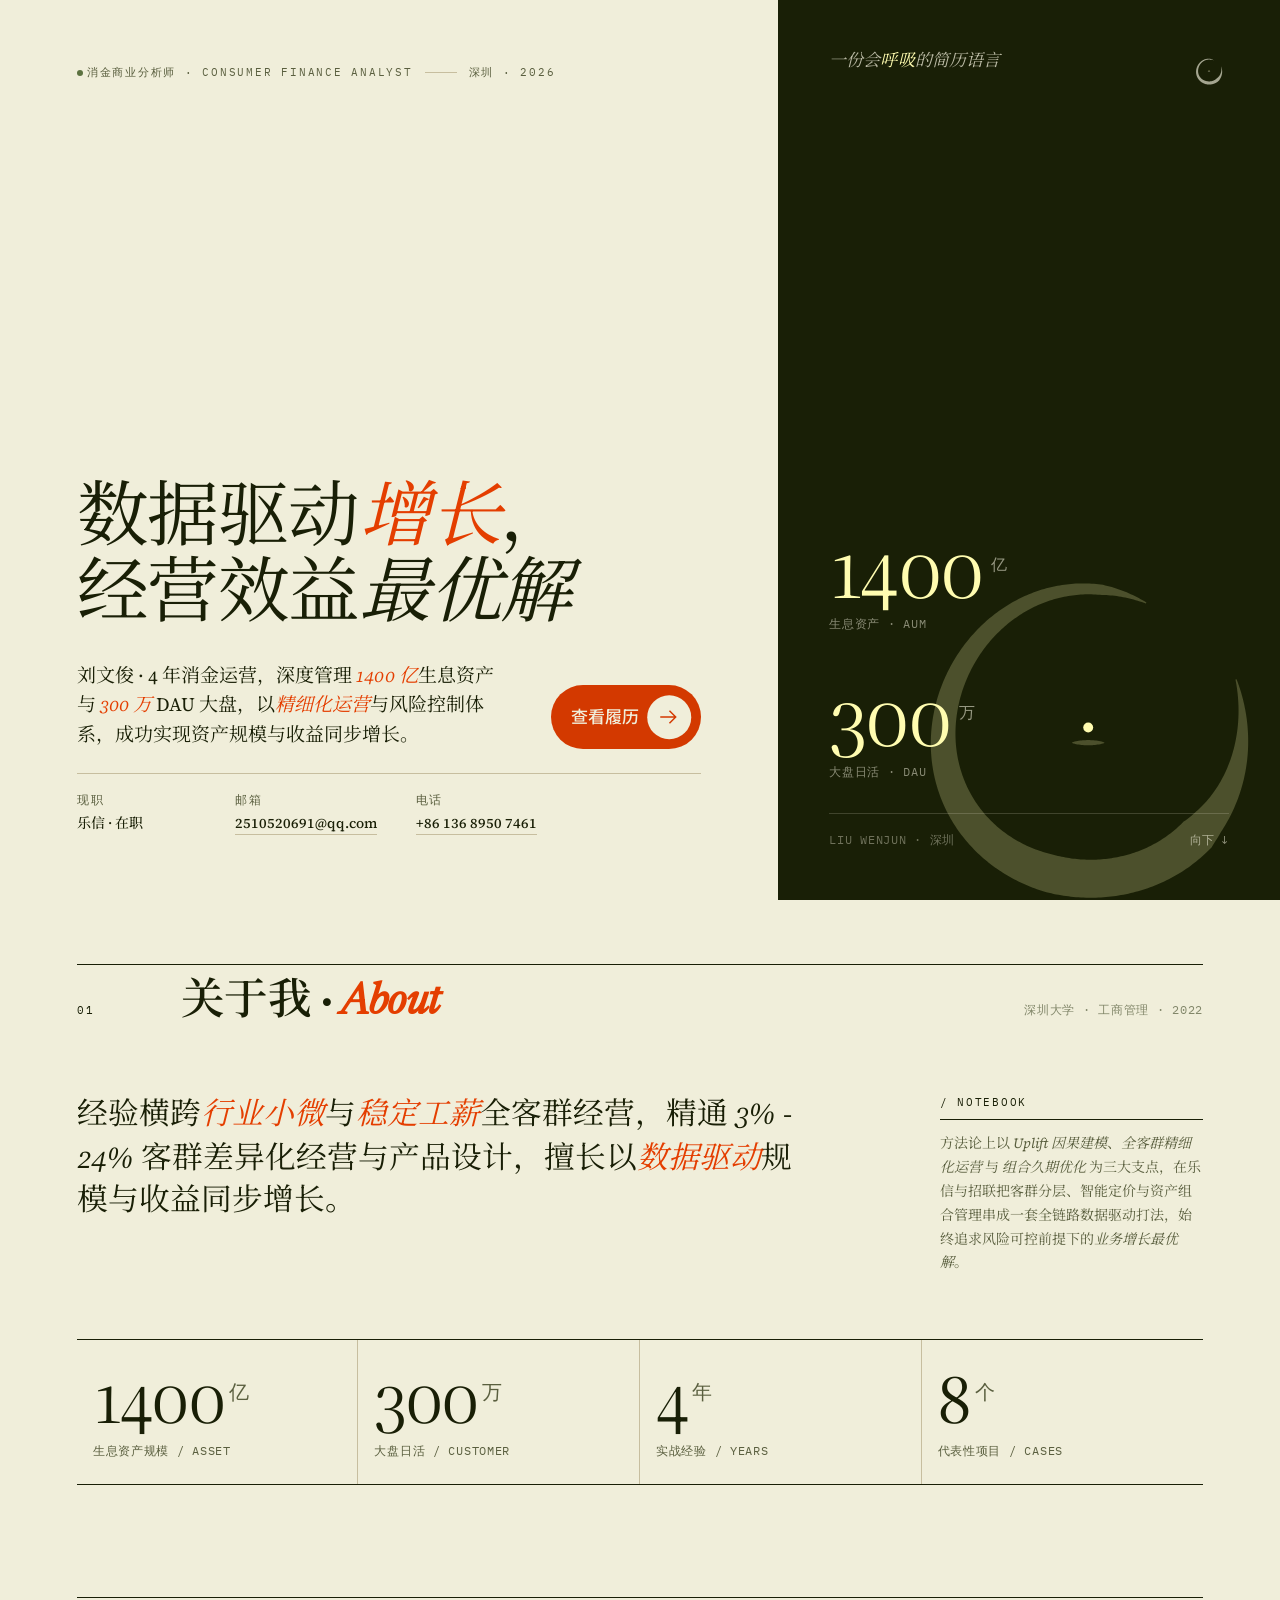
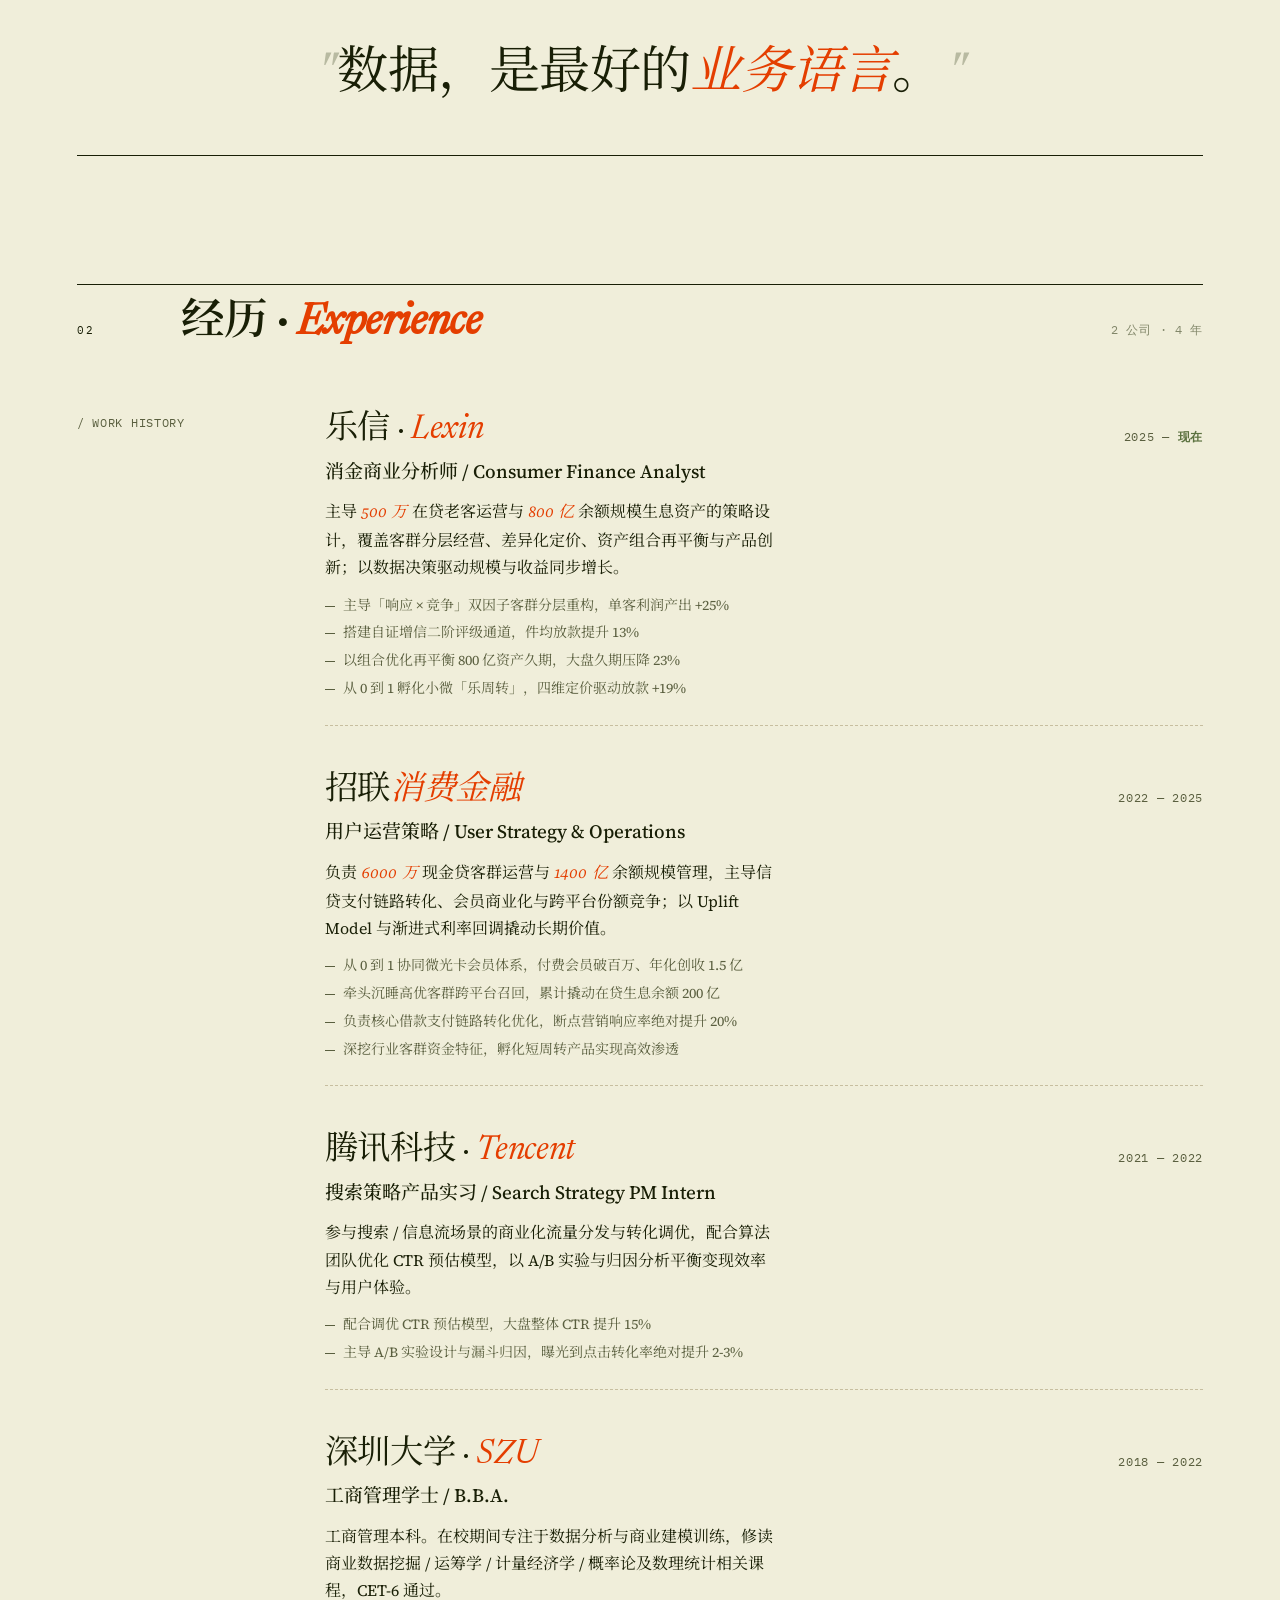
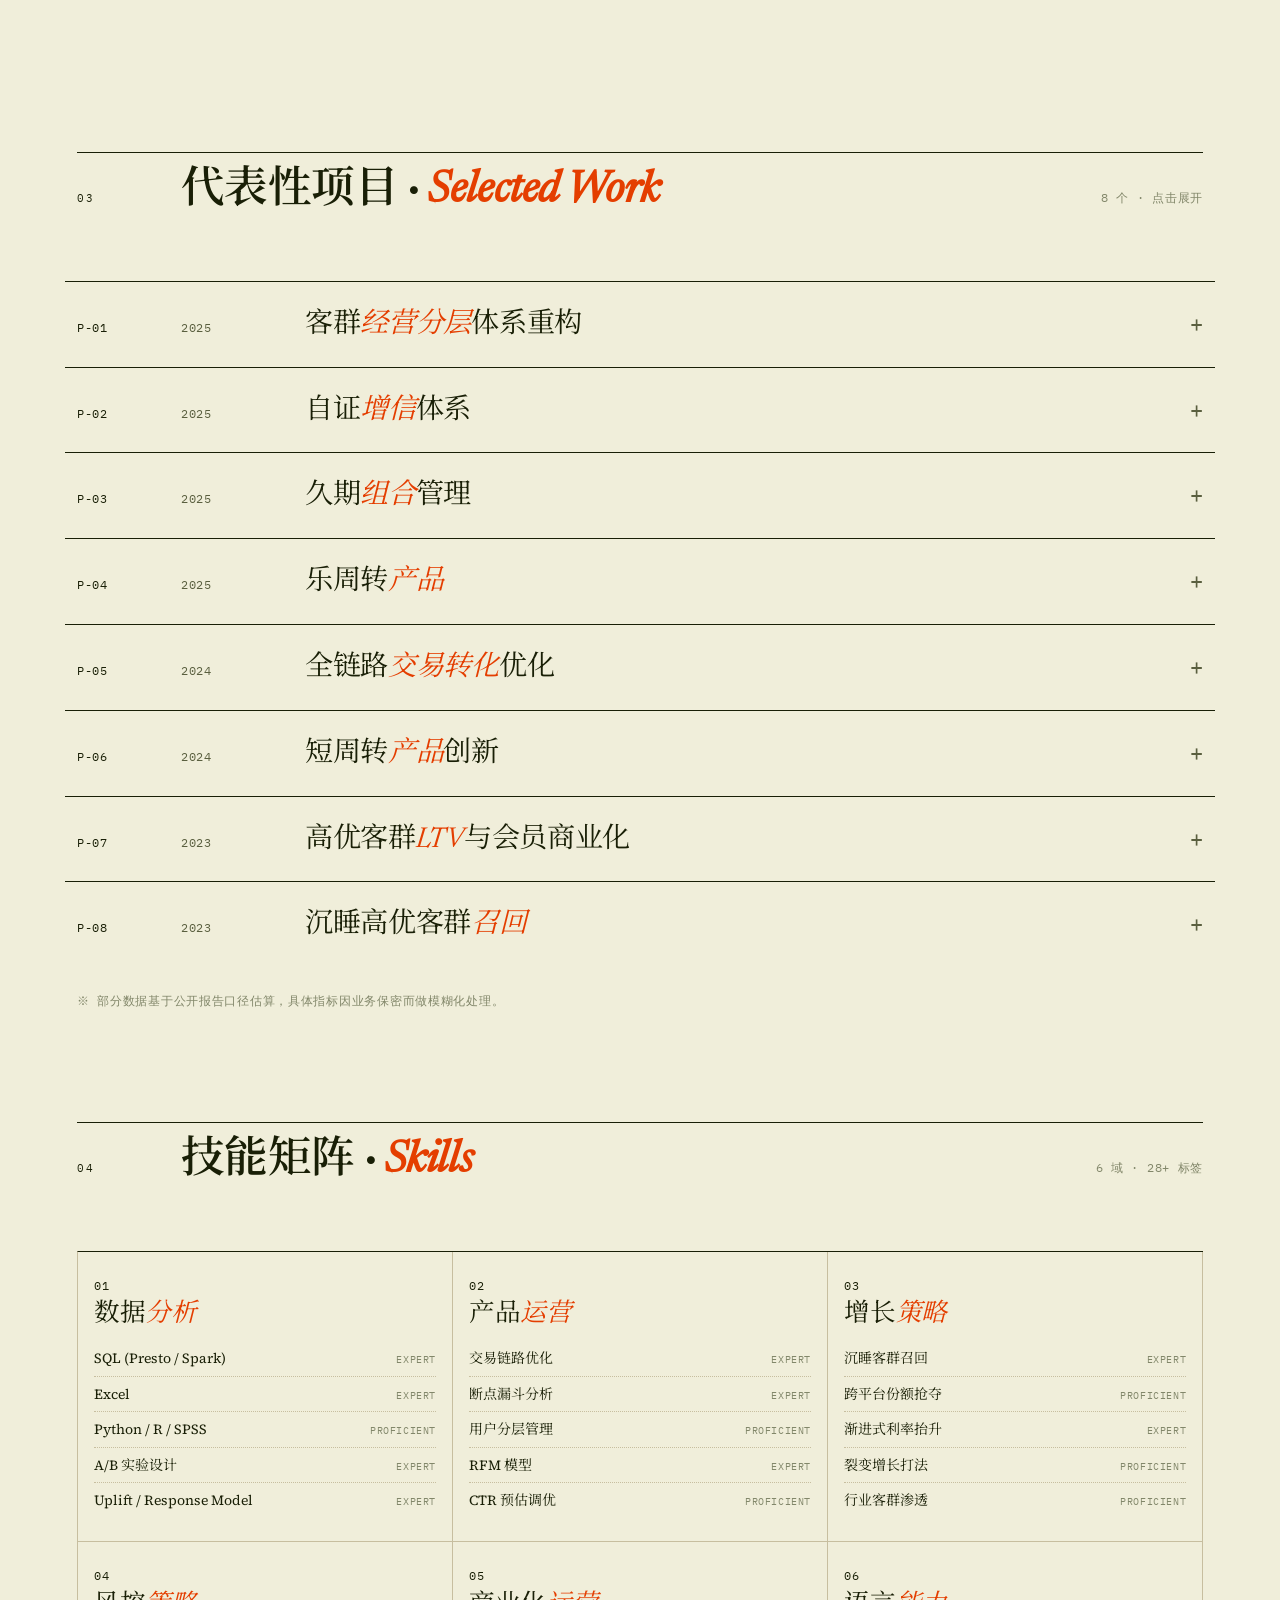
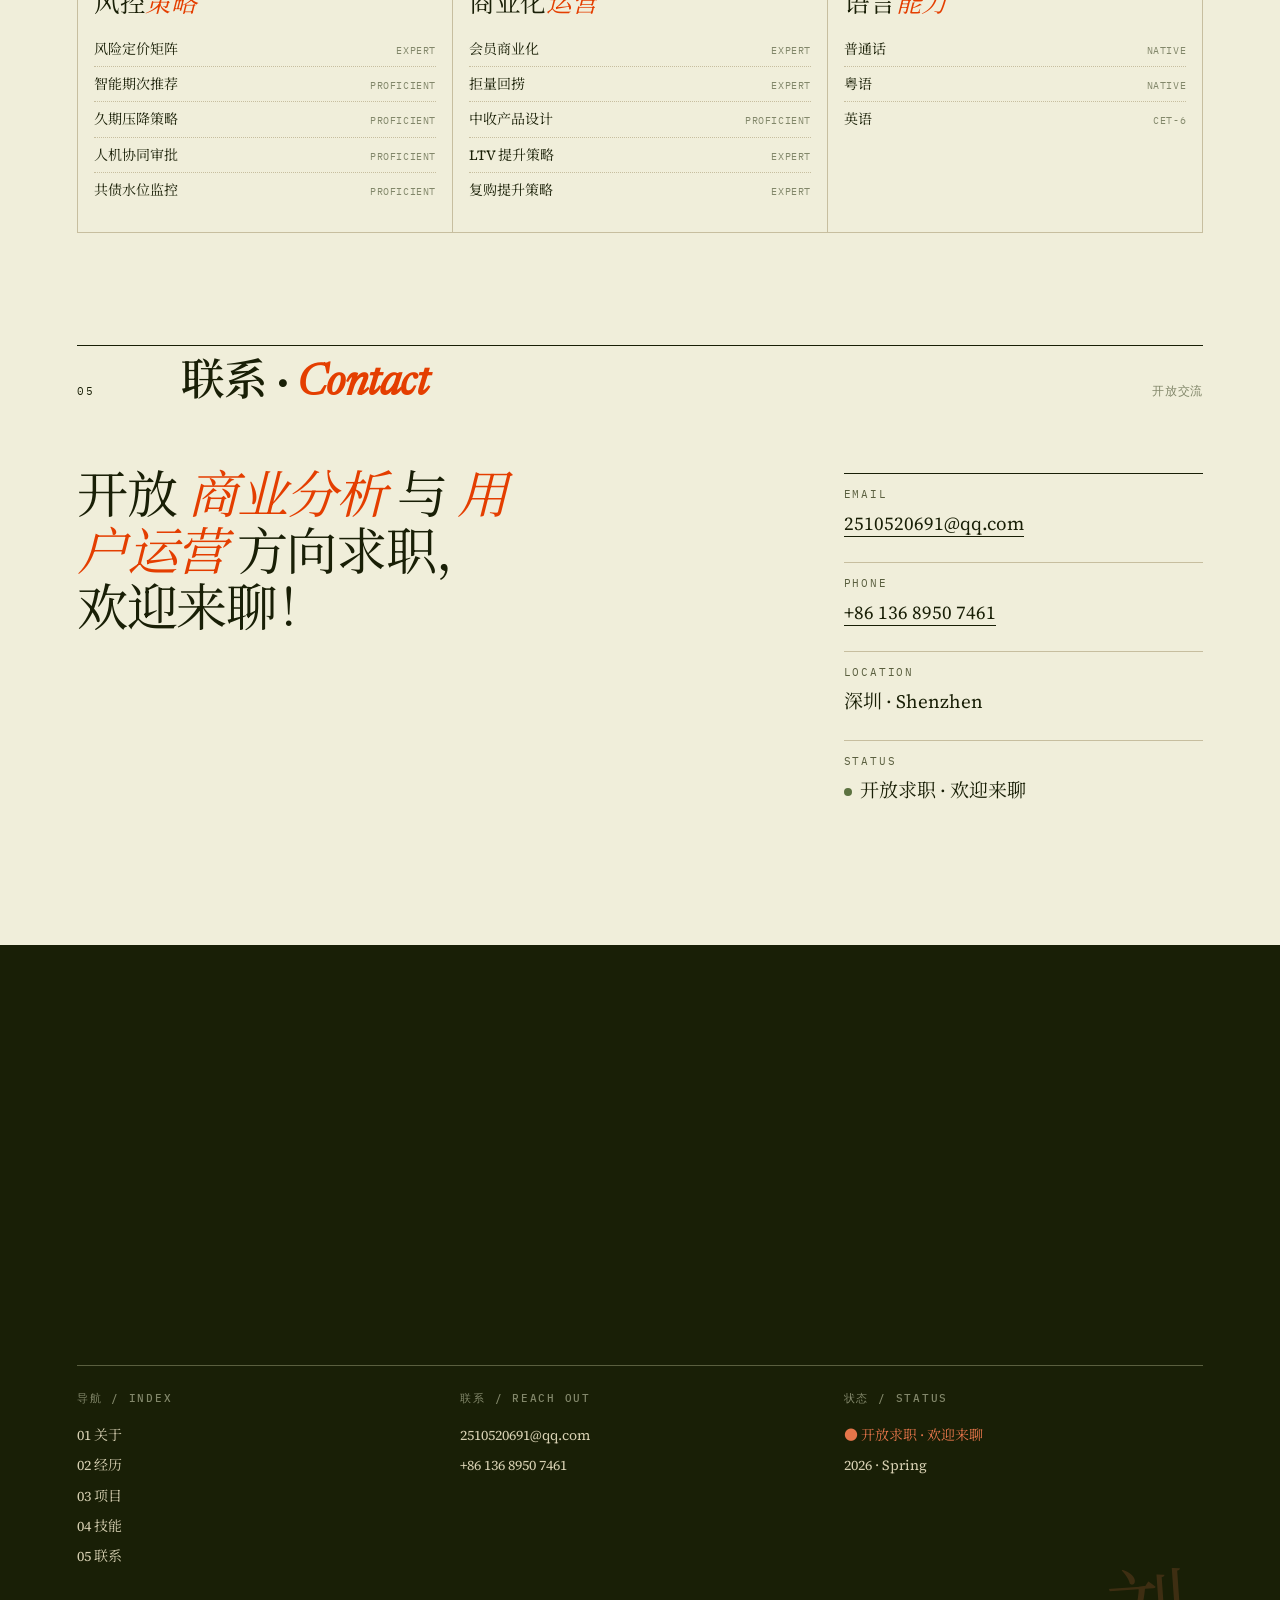
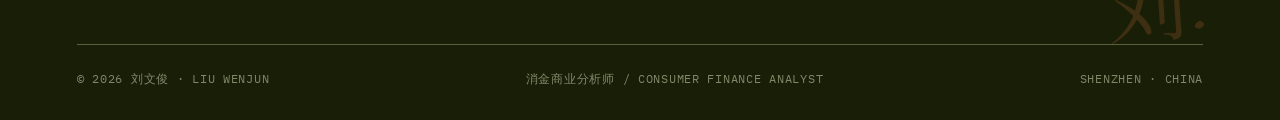
<file: index.html>
<!DOCTYPE html>
<html lang="zh-CN">
<head>
<meta charset="UTF-8">
<meta name="viewport" content="width=device-width, initial-scale=1.0">
<title id="page-title">刘文俊 · 消金商业分析师</title>
<meta name="description" id="page-desc" content="4年消金运营经验，深度操盘 1400 亿生息资产与 300 万 DAU 大盘。精通 SQL 与 Python 建模，擅长差异化定价与风险控制。">
<meta name="theme-color" content="#191F06">

<!-- Favicon（复用现有的 Ensō 圆环 SVG） -->
<link rel="icon" type="image/svg+xml" href="assets/enso-wen.svg">

<!-- Open Graph / 分享预览 -->
<meta property="og:type" content="profile">
<meta property="og:title" content="刘文俊 · 消金商业分析师">
<meta property="og:description" content="4 年消金运营经验，深度操盘 1400 亿生息资产与 300 万 DAU 大盘。精通 SQL 与 Python 建模，擅长差异化定价与风险控制。">
<meta property="og:image" content="assets/enso-preview-dark.svg">
<meta name="twitter:card" content="summary_large_image">
<meta name="twitter:title" content="刘文俊 · 消金商业分析师">
<meta name="twitter:description" content="4 年消金运营经验 · 1400 亿生息资产 · 300 万 DAU。">
<meta name="twitter:image" content="assets/enso-preview-dark.svg">

<link rel="stylesheet" href="css/tokens.css">

<style>
/* ============================================================
   PAGE-SPECIFIC STYLES (resume only)
   ============================================================ */

/* ----- Top nav ----- */
.nav {
  position: fixed;
  top: 0; left: 0; right: 0;
  z-index: 100;
  background: color-mix(in srgb, var(--paper) 92%, transparent);
  backdrop-filter: blur(10px);
  border-bottom: 1px solid var(--rule-soft);
  opacity: 0;
  transform: translateY(-12px);
  pointer-events: none;
  transition: opacity 600ms var(--ease-out),
              transform 600ms var(--ease-out);
}
.nav.is-shown {
  opacity: 1;
  transform: translateY(0);
  pointer-events: auto;
}
.nav-inner {
  display: grid;
  grid-template-columns: 1fr auto 1fr;
  align-items: center;
  padding-block: 14px;
  gap: var(--s-5);
}
.nav-brand {
  display: inline-flex;
  align-items: center;
  gap: 10px;
  font-family: var(--font-display);
  font-size: 22px;
  line-height: 1;
  letter-spacing: var(--tk-tight);
  color: var(--ink-primary);
  text-wrap: nowrap;
}
.nav-logo {
  width: 32px; height: 32px;
  display: block;
  color: var(--ink-primary);
  --enso-dot: var(--accent-rust);
  flex: none;
  transform-origin: center;
  transition: transform var(--dur-fast) var(--ease-out);
}
.nav-brand:hover .nav-logo { transform: rotate(-12deg); }

/* Logo hover draw animation */
@property --enso-sweep {
  syntax: '<angle>';
  inherits: false;
  initial-value: 360deg;
}
.nav-logo {
  --enso-sweep: 360deg;
  -webkit-mask: conic-gradient(from 30deg, transparent 0deg, transparent calc(360deg - var(--enso-sweep)), #000 calc(360deg - var(--enso-sweep)), #000 360deg);
          mask: conic-gradient(from 30deg, transparent 0deg, transparent calc(360deg - var(--enso-sweep)), #000 calc(360deg - var(--enso-sweep)), #000 360deg);
}
html[data-logohover="on"] .nav-brand:hover .nav-logo {
  animation: enso-draw 1300ms linear forwards;
}
@keyframes enso-draw {
   0% { --enso-sweep:   0deg; }
   3% { --enso-sweep:  44deg; }
   6% { --enso-sweep:  90deg; }
  16% { --enso-sweep: 102deg; }
  29% { --enso-sweep: 142deg; }
  42% { --enso-sweep: 196deg; }
  60% { --enso-sweep: 360deg; }
  80% { --enso-sweep: 360deg; }
  88% { --enso-sweep: 269deg; }
  94% { --enso-sweep: 170deg; }
 100% { --enso-sweep:  72deg; }
}
.nav-brand-tx { transition: opacity var(--dur-base); }
.nav-brand em { font-style: italic; color: var(--accent-flame2); }
.nav-links {
  display: flex;
  gap: var(--s-5);
  flex-wrap: wrap;
  justify-content: center;
}
.nav-links a {
  font-family: var(--font-mono);
  font-size: var(--fs-eyebrow);
  letter-spacing: var(--tk-eyebrow);
  text-transform: uppercase;
  color: var(--ink-sage);
  transition: color var(--dur-fast);
  position: relative;
}
.nav-links a::before {
  content: attr(data-num);
  color: var(--accent-rust);
  margin-right: 6px;
}
.nav-links a:hover { color: var(--accent-flame2); }
.nav-meta {
  justify-self: end;
  font-family: var(--font-mono);
  font-size: var(--fs-eyebrow);
  letter-spacing: var(--tk-eyebrow);
  color: var(--ink-moss);
  text-transform: uppercase;
  display: flex;
  gap: var(--s-3);
  align-items: center;
  white-space: nowrap;
}
.nav-meta a:hover { color: var(--accent-flame2); }
.nav-meta .dot {
  width: 6px; height: 6px;
  background: var(--data-up);
  border-radius: 50%;
  display: inline-block;
  vertical-align: middle;
  animation: live-pulse 2s ease-in-out infinite;
}
@keyframes live-pulse {
  0%, 100% { opacity: 0.5; }
  50% { opacity: 1; }
}

/* ============================================================
   HERO
   ============================================================ */
.hero {
  height: 100svh;
  background: var(--paper);
  padding-top: 0;
  display: flex;
  flex-direction: column;
  overflow: hidden;
}
.hero > .container {
  max-width: none;
  width: 100%;
  margin: 0;
  padding: 0;
  flex: 1;
  display: flex;
  min-height: 0;
}
.sp-card {
  position: relative;
  flex: 1;
  display: grid;
  grid-template-columns: minmax(0, 1.55fr) minmax(0, 1fr);
  background: var(--paper);
  border: none;
  overflow: hidden;
  min-height: 0;
}
.sp-cover {
  position: absolute; inset: 0; z-index: 6;
  background: var(--accent-rust);
  transform-origin: right center;
  transform: scaleX(0);
}
.sp-main {
  padding: clamp(36px, 5vw, 88px) clamp(36px, 6vw, 120px);
  display: grid;
  grid-template-rows: auto 1fr auto auto;
  gap: var(--s-5);
  position: relative; z-index: 2;
  min-height: 0;
}
.sp-eye {
  font-family: var(--font-mono);
  font-size: var(--fs-eyebrow);
  letter-spacing: var(--tk-eyebrow);
  text-transform: uppercase;
  color: var(--ink-sage);
  display: flex; align-items: center; gap: var(--s-3); flex-wrap: wrap;
}
.sp-eye .sep { width: 32px; height: 1px; background: var(--rule); display: inline-block; }
.sp-eye .live { width: 6px; height: 6px; border-radius: 50%; background: var(--data-up); display: inline-block; animation: live-pulse 2s ease-in-out infinite; margin-right: 4px; }
.sp-head {
  font-family: var(--font-display);
  font-weight: 400;
  font-size: clamp(42px, 5.6vw, 88px);
  line-height: 1.05;
  letter-spacing: -0.02em;
  color: var(--ink);
  text-wrap: balance;
  align-self: end;
  padding-top: 0.08em;
}
.sp-head em { font-style: italic; color: var(--accent-flame2); }
.sp-head .sage { font-style: italic; color: var(--ink-primary); }
.sp-bottom {
  display: flex; align-items: flex-end; justify-content: space-between;
  gap: var(--s-6); flex-wrap: wrap;
}
.sp-desc {
  font-family: var(--font-body);
  font-size: var(--fs-body-l);
  line-height: 1.55;
  color: var(--ink);
  max-width: 42ch;
}
.sp-desc em { font-style: italic; color: var(--accent-flame2); }
/* 按钮 hover：还原 dria.com "See our companies" 按钮的机制 ——
   静止态是赭石红底 + 米白字，右侧常驻一个被裁切成小圆徽章的米白圆（clip-path 让它只露出贴合箭头的一小块）；
   hover 时圆徽章的 clip-path 缓慢展开盖满整个按钮，圆徽章内部自带一套对比色文字+箭头，
   所以文字露出来的瞬间颜色就是对的，不需要额外做文字变色过渡。
   箭头用等宽容器 + overflow:hidden 裁切两枚重叠图标做"滑出/滑入"替换（容器宽度按图标真实渲染宽度写死，避免裁切错位）。 */
.sp-btn {
  position: relative;
  overflow: hidden;
  height: 64px;
  font-family: var(--font-ui);
  font-weight: 500;
  font-size: 17px;
  background: var(--accent-rust);
  color: var(--paper);
  border: none;
  border-radius: 999px;
  white-space: nowrap;
  cursor: pointer;
  text-decoration: none;
  display: inline-flex;
  align-items: center;
}
.sp-btn-inner {
  position: relative;
  z-index: 1;
  display: inline-flex;
  align-items: center;
  padding: 0 62px 0 20px;
}
.sp-btn-circle {
  position: absolute;
  inset: 0;
  z-index: 2;
  display: flex;
  align-items: center;
  justify-content: center;
  background: var(--paper);
  color: var(--accent-rust);
  border-radius: 999px;
  /* 静止态：裁出一个贴右边、上下左右各留白的正圆徽章（宽高都算成 64-2*10=44px，避免和外层圆角在角落打架而"探出去"） */
  clip-path: inset(10px 10px 10px calc(100% - 54px) round 999px);
  transition: clip-path 0.45s cubic-bezier(0.895, 0.03, 0.685, 0.22);
  will-change: clip-path;
  transform: translateZ(0);
}
.sp-btn:hover .sp-btn-circle { clip-path: inset(2px round 999px); }
.sp-btn-circle-inner {
  display: inline-flex;
  align-items: center;
  padding: 0 62px 0 20px;
}
/* 箭头脱离文字所在的 flex 行，直接按"贴右边"绝对定位，
   这样徽章还很小的时候箭头也精确落在圆心，不会因为跟着整行内容一起走位而偏出去 */
.sp-btn-arrow-wrap {
  position: absolute;
  right: 24px;
  top: 50%;
  transform: translateY(-50%);
  display: flex;
  gap: 9px;
  justify-content: flex-end;
  align-items: center;
  width: 17px;
  height: 14px;
  overflow: hidden;
}
.sp-btn-arrow { width: 17px; height: 14px; flex: none; transition: transform 0.45s cubic-bezier(0.895, 0.03, 0.685, 0.22); }
.sp-btn:hover .sp-btn-arrow { transform: translateX(calc(100% + 9px)); }
.sp-meta {
  display: grid;
  grid-template-columns: repeat(auto-fit, minmax(120px, max-content));
  gap: clamp(16px, 2.4vw, 32px) clamp(20px, 3vw, 44px);
  padding-top: var(--s-4);
  border-top: 1px solid var(--rule);
  font-size: 0.92em;
  opacity: 0.85;
}
.sp-meta .k {
  font-family: var(--font-mono);
  font-size: var(--fs-caption);
  letter-spacing: var(--tk-eyebrow);
  text-transform: uppercase;
  color: var(--ink-sage);
  display: block; margin-bottom: 3px;
}
.sp-meta .v { font-family: var(--font-body); font-size: var(--fs-body-s); color: var(--ink); font-weight: 500; }
.sp-meta .v a { border-bottom: 1px solid var(--rule); padding-bottom: 1px; transition: color var(--dur-fast), border-color var(--dur-fast); }
.sp-meta .v a:hover { color: var(--accent-flame2); border-color: var(--accent-flame2); }
.sp-side {
  background: var(--ink-primary);
  color: var(--paper);
  padding: clamp(36px, 4vw, 72px);
  display: flex; flex-direction: column; justify-content: space-between; gap: var(--s-6);
  position: relative; z-index: 2;
  min-height: 0;
  overflow: hidden;
}
.sp-side .sp-watermark {
  position: absolute;
  right: clamp(-70px, -4vw, -40px);
  bottom: clamp(-90px, -6vw, -60px);
  width: clamp(280px, 38vw, 520px);
  height: clamp(280px, 38vw, 520px);
  color: color-mix(in srgb, var(--accent-yellow) 22%, transparent);
  --enso-dot: var(--accent-yellow);
  pointer-events: none;
  z-index: 0;
  transition: opacity var(--dur-base) var(--ease-out);
}
.sp-side > * { position: relative; z-index: 1; }
html[data-watermark="off"] .sp-side .sp-watermark { display: none; }
.sp-side-top { display: flex; align-items: flex-start; justify-content: space-between; gap: var(--s-5); }
.sp-brandline {
  font-family: var(--font-display);
  font-style: italic;
  font-size: clamp(12px, 1.5vw, 17px);
  line-height: 1.45;
  letter-spacing: 0.005em;
  color: color-mix(in srgb, var(--paper) 75%, transparent);
  white-space: nowrap;
}
.sp-brandline em { font-style: italic; color: var(--accent-yellow); }
.sp-mark {
  width: 40px; height: 40px;
  color: color-mix(in srgb, var(--paper) 65%, transparent);
  --enso-dot: var(--accent-yellow);
  flex: none;
}
.sp-figs { display: flex; flex-direction: column; gap: var(--s-8); margin-top: auto; }
.sp-fig { display: flex; flex-direction: column; gap: var(--s-2); }
.sp-num {
  font-size: clamp(56px, 6.4vw, 112px);
  line-height: 0.9;
  color: var(--accent-yellow);
  letter-spacing: -0.01em;
}
.sp-num .u {
  font-family: var(--font-mono);
  font-variant-numeric: normal;
  font-size: 0.2em;
  vertical-align: super;
  letter-spacing: 0.06em;
  color: color-mix(in srgb, var(--paper) 58%, transparent);
  margin-left: 8px;
}
.sp-cap {
  font-family: var(--font-mono);
  font-size: var(--fs-caption);
  letter-spacing: var(--tk-wide);
  text-transform: uppercase;
  color: color-mix(in srgb, var(--paper) 52%, transparent);
  line-height: 1.5;
}
.sp-side-foot {
  display: flex; align-items: center; justify-content: space-between;
  font-family: var(--font-mono);
  font-size: var(--fs-caption);
  letter-spacing: var(--tk-wide);
  text-transform: uppercase;
  color: color-mix(in srgb, var(--paper) 40%, transparent);
  padding-top: var(--s-4);
  border-top: 1px solid color-mix(in srgb, var(--paper) 18%, transparent);
}
.sp-side-foot .scroll { color: color-mix(in srgb, var(--paper) 60%, transparent); transition: color var(--dur-fast); display: inline-flex; align-items: center; gap: 6px; }
.sp-side-foot .scroll:hover { color: var(--accent-yellow); }
.sp-side-foot .scroll i { animation: cover-bob 2.4s ease-in-out infinite; font-style: normal; }
@keyframes cover-bob { 0%,100% { transform: translateY(0); } 50% { transform: translateY(3px); } }

@media (max-width: 880px) {
  .sp-card { grid-template-columns: 1fr; grid-template-rows: auto 1fr; }
  .sp-side { flex-direction: row; flex-wrap: wrap; align-items: flex-end; }
  .sp-figs { flex-direction: row; flex-wrap: wrap; gap: var(--s-8); margin-top: 0; }
  .sp-side .sp-watermark { display: none; }
}

/* Hero entrance animations */
.sp-card.play .sp-cover { animation: sp-wipe 820ms cubic-bezier(0.85,0,0.15,1) forwards; }
.sp-card.play .sp-head  { clip-path: inset(-12% 100% -12% 0); animation: sp-draw 1000ms var(--ease-out) 360ms forwards; }
.sp-card.play .sp-eye   { opacity: 0; animation: sp-rise 700ms var(--ease-out) 300ms forwards; }
.sp-card.play .sp-bottom,
.sp-card.play .sp-meta  { opacity: 0; animation: sp-rise 760ms var(--ease-out) 820ms forwards; }
.sp-card.play .sp-meta  { animation-delay: 960ms; }
.sp-card.play .sp-side  { opacity: 0; animation: sp-sidefade 700ms var(--ease-out) 500ms forwards; }
.sp-card.play .sp-side > * { opacity: 0; animation: sp-rise 760ms var(--ease-out) 660ms forwards; }
.sp-card.breathe .sp-num { animation: sp-breathe 6s ease-in-out 2s infinite; }
@keyframes sp-wipe { from { transform: scaleX(1); } to { transform: scaleX(0); } }
@keyframes sp-draw { from { clip-path: inset(-12% 100% -12% 0); } to { clip-path: inset(-12% 0 -12% 0); } }
@keyframes sp-rise { from { opacity: 0; transform: translateY(22px); } to { opacity: 1; transform: translateY(0); } }
@keyframes sp-sidefade { from { opacity: 0; } to { opacity: 1; } }
@keyframes sp-breathe { 0%,100% { transform: translateY(0) scale(1); } 50% { transform: translateY(-3px) scale(1.015); } }

html[data-motion="off"] .sp-card .sp-cover { transform: scaleX(0) !important; }
html[data-motion="off"] .sp-card * { opacity: 1 !important; transform: none !important; clip-path: none !important; }
html.cover-settled .sp-card .sp-cover { transform: scaleX(0) !important; }
html.cover-settled .sp-card .sp-eye,
html.cover-settled .sp-card .sp-head,
html.cover-settled .sp-card .sp-bottom,
html.cover-settled .sp-card .sp-meta,
html.cover-settled .sp-card .sp-side,
html.cover-settled .sp-card .sp-side > * {
  opacity: 1 !important; transform: none !important; clip-path: none !important;
}

/* ----- Section header ----- */
.s-head {
  position: relative;
  display: grid;
  grid-template-columns: 80px 1fr auto;
  gap: var(--s-5);
  align-items: baseline;
  padding-block: var(--s-4);
  border-top: none;
  margin-bottom: var(--s-8);
}
.s-head::before {
  content: '';
  position: absolute;
  top: 0; left: 0; right: 0;
  height: 1px;
  background: var(--ink-primary);
  transform: scaleX(0);
  transform-origin: left center;
  transition: transform 760ms var(--ease-out);
}
.s-head.is-in::before { transform: scaleX(1); }
html[data-motion="off"] .s-head::before { transform: scaleX(1) !important; }

/* 滚动浮现：每个 [data-reveal] 元素首次进入视口时淡入 + 轻微上移，
   之后保持常驻（往回滑不会消失），还没进入视口的内容会在下次滚到时正常播放。 */
[data-reveal] {
  opacity: 0;
  transform: translateY(28px);
  transition: opacity 820ms cubic-bezier(0.22, 1, 0.36, 1), transform 820ms cubic-bezier(0.22, 1, 0.36, 1);
  transition-delay: var(--reveal-delay, 0ms);
}
[data-reveal].is-in { opacity: 1; transform: translateY(0); }
@media (prefers-reduced-motion: reduce) {
  [data-reveal] { opacity: 1; transform: none; transition: none; }
}
.s-head__idx {
  font-family: var(--font-mono);
  font-size: var(--fs-eyebrow);
  letter-spacing: var(--tk-eyebrow);
  color: var(--ink-primary);
  text-transform: uppercase;
  padding-top: 6px;
}
.s-head__title {
  font-family: var(--font-display);
  font-size: var(--fs-h1);
  line-height: var(--lh-tight);
  letter-spacing: var(--tk-tight);
  color: var(--ink);
}
.s-head__title em { font-style: italic; color: var(--accent-rust); }
.s-head__meta {
  font-family: var(--font-mono);
  font-size: var(--fs-caption);
  letter-spacing: var(--tk-wide);
  color: var(--ink-moss);
  text-transform: uppercase;
}
@media (max-width: 680px) {
  .s-head { grid-template-columns: auto 1fr; }
  .s-head__meta { grid-column: 1 / -1; padding-top: 6px; }
}

section.s { padding-block: var(--s-10) var(--s-8); scroll-margin-top: 88px; }

/* ----- About ----- */
.about-grid {
  display: grid;
  grid-template-columns: repeat(12, 1fr);
  gap: var(--col-gap);
  row-gap: var(--s-10);
}
.about-lead {
  grid-column: 1 / span 8;
  font-family: var(--font-display);
  font-size: clamp(24px, 2.4vw, 34px);
  line-height: 1.35;
  color: var(--ink);
  text-wrap: pretty;
}
.about-lead em { font-style: italic; color: var(--accent-rust); }
.about-lead .sage { font-style: italic; color: var(--ink-primary); font-family: var(--font-display); }
.about-side {
  grid-column: 10 / span 3;
  font-size: var(--fs-body-s);
  color: var(--ink-sage);
  line-height: 1.7;
}
.about-side .label {
  font-family: var(--font-mono);
  font-size: var(--fs-eyebrow);
  letter-spacing: var(--tk-eyebrow);
  text-transform: uppercase;
  color: var(--ink-primary);
  padding-bottom: var(--s-2);
  border-bottom: 1px solid var(--ink-primary);
  margin-bottom: var(--s-3);
  display: block;
}
.about-stats {
  grid-column: 1 / -1;
  display: grid;
  grid-template-columns: repeat(4, 1fr);
  gap: 0;
  border-top: 1px solid var(--ink-primary);
  border-bottom: 1px solid var(--ink-primary);
}
.about-stat {
  padding: var(--s-5) var(--s-4);
  border-right: 1px solid var(--rule);
  display: flex;
  flex-direction: column;
  gap: 6px;
}
.about-stat:last-child { border-right: 0; }
.about-stat .val {
  font-size: clamp(48px, 5.5vw, 84px);
  line-height: 1;
  color: var(--ink-primary);
  letter-spacing: var(--tk-tight);
}
.about-stat .val .u {
  font-family: var(--font-mono);
  font-size: 0.28em;
  vertical-align: super;
  color: var(--ink-sage);
  margin-left: 4px;
  letter-spacing: var(--tk-wide);
  font-variant-numeric: normal;
}
.about-stat .lbl {
  font-family: var(--font-mono);
  font-size: var(--fs-caption);
  letter-spacing: var(--tk-wide);
  text-transform: uppercase;
  color: var(--ink-sage);
  margin-top: auto;
}
@media (max-width: 900px) {
  .about-lead, .about-side { grid-column: 1 / -1; }
  .about-stats { grid-template-columns: repeat(2, 1fr); }
  .about-stat:nth-child(2) { border-right: 0; }
  .about-stat:nth-child(1), .about-stat:nth-child(2) { border-bottom: 1px solid var(--rule); }
}

/* ----- Pull quote ----- */
.pull {
  margin-block: var(--s-10);
  padding: var(--s-8) 0;
  border-block: 1px solid var(--ink-primary);
  text-align: center;
}
.pull p {
  font-family: var(--font-display);
  font-size: clamp(32px, 4vw, 56px);
  line-height: 1.2;
  letter-spacing: var(--tk-tight);
  color: var(--ink);
  max-width: 22ch;
  margin: 0 auto;
  text-wrap: balance;
}
.pull p em { font-style: italic; color: var(--accent-rust); }
.pull p::before,
.pull p::after {
  display: inline-block;
  color: var(--ink-moss);
  font-family: var(--font-display);
  font-style: italic;
  opacity: 0.5;
}
.pull p::before { content: '" '; margin-right: 4px; }
.pull p::after { content: ' "'; margin-left: 4px; }

/* ----- Experience ----- */
.exp-grid {
  display: grid;
  grid-template-columns: 200px 1fr;
  gap: var(--s-8);
  row-gap: var(--s-8);
}
.exp-aside {
  font-family: var(--font-mono);
  font-size: var(--fs-caption);
  letter-spacing: var(--tk-wide);
  color: var(--ink-sage);
  text-transform: uppercase;
  position: sticky;
  top: 100px;
  align-self: start;
}
.exp-items { display: flex; flex-direction: column; gap: var(--s-8); }
.exp-item {
  display: grid;
  grid-template-columns: 1fr auto;
  gap: var(--s-5);
  padding-bottom: var(--s-5);
  border-bottom: 1px dashed var(--rule);
}
.exp-item:last-child { border-bottom: 0; }
.exp-co {
  font-family: var(--font-display);
  font-size: clamp(28px, 2.6vw, 40px);
  line-height: 1.1;
  color: var(--ink);
  letter-spacing: var(--tk-tight);
  margin-bottom: 6px;
}
.exp-co em { font-style: italic; color: var(--accent-rust); }
.exp-role {
  font-family: var(--font-body);
  font-size: var(--fs-body-l);
  color: var(--ink-primary);
  font-weight: 500;
  margin-bottom: var(--s-3);
}
.exp-desc {
  font-size: var(--fs-body);
  line-height: 1.7;
  color: var(--ink);
  max-width: 56ch;
  margin-bottom: var(--s-3);
}
.exp-desc em { font-style: italic; color: var(--accent-rust); font-family: var(--font-display); }
.exp-bullets {
  list-style: none;
  display: flex;
  flex-direction: column;
  gap: 4px;
  font-size: var(--fs-body-s);
  color: var(--ink-sage);
  line-height: 1.7;
}
.exp-bullets li {
  padding-left: 18px;
  position: relative;
}
.exp-bullets li::before {
  content: '';
  position: absolute;
  left: 0;
  top: 12px;
  width: 10px; height: 1px;
  background: var(--ink-sage);
}
.exp-date {
  font-family: var(--font-mono);
  font-size: var(--fs-caption);
  letter-spacing: var(--tk-wide);
  color: var(--ink-sage);
  white-space: nowrap;
  padding-top: 14px;
}
.exp-date .now {
  color: var(--data-up);
  font-weight: 600;
}
@media (max-width: 900px) {
  .exp-grid { grid-template-columns: 1fr; }
  .exp-aside { position: static; }
  .exp-item { grid-template-columns: 1fr; }
  .exp-date { padding-top: 0; }
}

/* ----- Projects ----- */
.proj-list {
  display: flex;
  flex-direction: column;
}
.proj-row {
  display: grid;
  grid-template-columns: 80px 100px 1fr auto;
  gap: var(--s-5);
  align-items: baseline;
  padding: var(--s-5) var(--s-3);
  margin-inline: calc(var(--s-3) * -1);
  border-top: 1px solid var(--ink-primary);
  cursor: pointer;
  position: relative;
  transition: background var(--dur-fast) var(--ease-out),
              padding-left var(--dur-fast) var(--ease-out);
  list-style: none;
}
.proj-list .proj-row:last-of-type { border-bottom: 1px solid var(--ink-primary); }
.proj-row::before {
  content: '';
  position: absolute;
  left: 0; top: -1px; bottom: 0;
  width: 2px;
  background: var(--accent-rust);
  transform: scaleY(0);
  transform-origin: top center;
  transition: transform var(--dur-base) var(--ease-out);
}
.proj-row:hover::before,
.proj-row[aria-expanded="true"]::before { transform: scaleY(1); }
html[data-motion="off"] .proj-row::before { transition: none; }
.proj-row:hover {
  background: var(--paper-soft);
  padding-left: calc(var(--s-3) + 12px);
}
.proj-row:hover .idx { color: var(--accent-rust); }
.proj-row .idx {
  font-family: var(--font-mono);
  font-size: var(--fs-caption);
  letter-spacing: var(--tk-wide);
  color: var(--ink-primary);
}
.proj-row .yr {
  font-family: var(--font-mono);
  font-size: var(--fs-caption);
  color: var(--ink-sage);
  letter-spacing: var(--tk-wide);
}
.proj-row .ttl {
  font-family: var(--font-display);
  font-size: clamp(24px, 2.2vw, 34px);
  line-height: 1.2;
  color: var(--ink);
  letter-spacing: var(--tk-tight);
}
.proj-row .ttl em { font-style: italic; color: var(--accent-rust); }
.proj-row .arr {
  font-family: var(--font-mono);
  font-size: 22px;
  color: var(--ink-sage);
  transition: transform var(--dur-fast) var(--ease-out), color var(--dur-fast);
}
.proj-row:hover .arr { color: var(--accent-rust); transform: rotate(45deg); }
.proj-row[aria-expanded="true"] .arr { transform: rotate(135deg); color: var(--accent-rust); }
.proj-row[aria-expanded="true"] { background: var(--paper-soft); }

.proj-body {
  display: grid;
  grid-template-rows: 0fr;
  transition: grid-template-rows var(--dur-base) var(--ease-out);
}
.proj-row[aria-expanded="true"] + .proj-body { grid-template-rows: 1fr; }
.proj-body-inner {
  min-height: 0;
  overflow: hidden;
  background: var(--paper-soft);
  margin-inline: calc(var(--s-3) * -1);
}
.proj-body-grid {
  display: grid;
  grid-template-columns: 1fr 240px;
  gap: var(--s-8);
  padding: var(--s-5) var(--s-3) var(--s-8) calc(var(--s-3) + 192px);
  opacity: 0;
  transform: translateY(-4px);
  transition: opacity var(--dur-base) var(--ease-out),
              transform var(--dur-base) var(--ease-out);
  transition-delay: 0ms;
}
.proj-row[aria-expanded="true"] + .proj-body .proj-body-grid {
  opacity: 1;
  transform: translateY(0);
  transition-delay: 80ms;
}
.proj-summary {
  font-size: var(--fs-body-l);
  line-height: 1.6;
  color: var(--ink);
  max-width: 56ch;
  margin-bottom: var(--s-5);
}
.proj-summary em { font-style: italic; color: var(--accent-rust); font-family: var(--font-display); }
.proj-detail-block {
  margin-bottom: var(--s-5);
}
.proj-detail-block .lbl {
  font-family: var(--font-mono);
  font-size: var(--fs-eyebrow);
  letter-spacing: var(--tk-eyebrow);
  text-transform: uppercase;
  color: var(--ink-primary);
  margin-bottom: var(--s-2);
  display: block;
  padding-bottom: 4px;
  border-bottom: 1px solid var(--rule);
}
.proj-detail-block ul {
  list-style: none;
  display: flex;
  flex-direction: column;
  gap: 4px;
  font-size: var(--fs-body-s);
  color: var(--ink);
  line-height: 1.7;
}
.proj-detail-block ul li {
  padding-left: 16px;
  position: relative;
}
.proj-detail-block ul li::before {
  content: '·';
  position: absolute;
  left: 4px;
  color: var(--ink-sage);
}
.proj-side .lbl {
  font-family: var(--font-mono);
  font-size: var(--fs-eyebrow);
  letter-spacing: var(--tk-eyebrow);
  text-transform: uppercase;
  color: var(--ink-primary);
  margin-bottom: var(--s-3);
  display: block;
}
.proj-side .impact {
  font-size: clamp(32px, 3vw, 52px);
  line-height: 1;
  color: var(--ink-primary);
  letter-spacing: var(--tk-tight);
  margin-bottom: var(--s-2);
}
.proj-side .impact .u {
  font-family: var(--font-mono);
  font-size: 0.3em;
  vertical-align: super;
  color: var(--ink-sage);
  margin-left: 4px;
  letter-spacing: var(--tk-wide);
  font-variant-numeric: normal;
}
.proj-side .impact-lbl {
  font-family: var(--font-mono);
  font-size: var(--fs-caption);
  color: var(--ink-sage);
  letter-spacing: var(--tk-wide);
  text-transform: uppercase;
  border-top: 1px solid var(--rule);
  padding-top: var(--s-3);
  margin-top: var(--s-3);
}
.proj-tags {
  display: flex;
  flex-wrap: wrap;
  gap: 6px;
  margin-top: var(--s-3);
}
.proj-tags .chip { font-size: 10px; padding: 4px 10px; }

@media (max-width: 900px) {
  .proj-row { grid-template-columns: 56px 1fr auto; grid-template-areas: "idx ttl arr" "idx yr arr"; }
  .proj-row .idx { grid-area: idx; }
  .proj-row .yr { grid-area: yr; }
  .proj-row .ttl { grid-area: ttl; }
  .proj-row .arr { grid-area: arr; align-self: center; }
  .proj-body-grid {
    grid-template-columns: 1fr;
    padding: var(--s-5) var(--s-3) var(--s-8) calc(var(--s-3) + 56px);
  }
}

/* ----- Skills matrix ----- */
.sk-matrix {
  display: grid;
  grid-template-columns: repeat(3, 1fr);
  border-top: 1px solid var(--ink-primary);
  border-left: 1px solid var(--rule);
}
.sk-cell {
  padding: var(--s-5) var(--s-4);
  border-right: 1px solid var(--rule);
  border-bottom: 1px solid var(--rule);
  background: var(--paper);
  transition: background var(--dur-fast) var(--ease-out);
}
.sk-cell:hover { background: var(--paper-soft); }
.sk-cell .ix {
  font-family: var(--font-mono);
  font-size: var(--fs-caption);
  color: var(--ink-primary);
  letter-spacing: var(--tk-wide);
}
.sk-cell h3 {
  font-family: var(--font-display);
  font-size: clamp(22px, 2vw, 30px);
  font-weight: 400;
  color: var(--ink);
  margin: 6px 0 var(--s-3);
  letter-spacing: var(--tk-tight);
  line-height: 1.1;
}
.sk-cell h3 em { font-style: italic; color: var(--accent-rust); }
.sk-cell ul {
  list-style: none;
  font-size: var(--fs-body-s);
  color: var(--ink);
  line-height: 1.6;
}
.sk-cell ul li {
  padding: 6px 0;
  border-bottom: 1px dotted var(--rule);
  display: flex;
  justify-content: space-between;
  align-items: baseline;
}
.sk-cell ul li:last-child { border-bottom: 0; }
.sk-cell ul li .lvl {
  font-family: var(--font-mono);
  font-size: 10px;
  color: var(--ink-moss);
  letter-spacing: var(--tk-wide);
}
@media (max-width: 900px) {
  .sk-matrix { grid-template-columns: repeat(2, 1fr); }
}
@media (max-width: 540px) {
  .sk-matrix { grid-template-columns: 1fr; }
}

/* ----- Contact ----- */
.contact-grid {
  display: grid;
  grid-template-columns: repeat(12, 1fr);
  gap: var(--col-gap);
  row-gap: var(--s-8);
}
.contact-lead {
  grid-column: 1 / span 7;
  font-family: var(--font-display);
  font-size: clamp(36px, 4vw, 64px);
  line-height: 1.1;
  letter-spacing: var(--tk-display);
  color: var(--ink);
  text-wrap: balance;
}
.contact-lead em { font-style: italic; color: var(--accent-rust); }
.contact-lead .sage { font-style: italic; color: var(--ink-primary); }
.contact-meta {
  grid-column: 9 / span 4;
  display: flex;
  flex-direction: column;
  gap: var(--s-3);
  align-self: end;
}
.contact-meta-row {
  display: flex;
  flex-direction: column;
  gap: 4px;
  padding: var(--s-3) 0;
  border-top: 1px solid var(--rule);
}
.contact-meta-row:first-child { border-top: 1px solid var(--ink-primary); }
.contact-meta-row .k {
  font-family: var(--font-mono);
  font-size: var(--fs-eyebrow);
  letter-spacing: var(--tk-eyebrow);
  text-transform: uppercase;
  color: var(--ink-sage);
}
.contact-meta-row .v {
  font-size: var(--fs-body-l);
  color: var(--ink-primary);
}
.contact-meta-row .v a {
  border-bottom: 1px solid var(--ink-primary);
  transition: color var(--dur-fast), border-color var(--dur-fast);
}
.contact-meta-row .v a:hover { color: var(--accent-rust); border-color: var(--accent-rust); }
@media (max-width: 900px) {
  .contact-lead, .contact-meta { grid-column: 1 / -1; }
}

/* ----- Footer ----- */
.foot {
  background: var(--ink-primary);
  color: var(--paper);
  padding-block: var(--s-12) var(--s-6);
  margin-top: var(--s-12);
  position: relative;
  overflow: hidden;
}
.foot-sig {
  font-family: var(--font-display);
  font-size: clamp(48px, 8vw, 144px);
  line-height: 0.95;
  letter-spacing: var(--tk-display);
  color: var(--paper);
  text-wrap: balance;
  margin-bottom: var(--s-8);
}
.foot-sig em { font-style: italic; color: var(--accent-yellow); }
.foot-cols {
  display: grid;
  grid-template-columns: repeat(3, 1fr);
  gap: var(--s-5);
  padding-block: var(--s-5);
  border-top: 1px solid var(--ink-sage);
  margin-bottom: var(--s-8);
}
.foot-col h4 {
  font-family: var(--font-mono);
  font-size: var(--fs-eyebrow);
  letter-spacing: var(--tk-eyebrow);
  text-transform: uppercase;
  color: var(--ink-moss);
  margin-bottom: var(--s-3);
  font-weight: 500;
}
.foot-col a, .foot-col p {
  color: var(--paper-dust);
  font-size: var(--fs-body-s);
  display: block;
  padding-block: 4px;
  transition: color var(--dur-fast);
}
.foot-col a:hover { color: var(--accent-clay); }
.foot-bottom {
  display: flex;
  justify-content: space-between;
  padding-top: var(--s-5);
  border-top: 1px solid var(--ink-sage);
  font-family: var(--font-mono);
  font-size: var(--fs-caption);
  letter-spacing: var(--tk-wide);
  color: var(--ink-moss);
  text-transform: uppercase;
  flex-wrap: wrap;
  gap: var(--s-3);
}
.foot-name-mark {
  position: absolute;
  bottom: 6%;
  right: var(--gutter-x);
  font-family: var(--font-hand);
  font-size: 80px;
  color: var(--accent-clay);
  opacity: 0.18;
  transform: rotate(-4deg);
  pointer-events: none;
  user-select: none;
}
@media (max-width: 900px) {
  .foot-cols { grid-template-columns: repeat(2, 1fr); }
  .foot-name-mark { display: none; }
}

/* ----- Cursor blink ----- */
.blink::after {
  content: '_';
  margin-left: 2px;
  color: var(--accent-rust);
  animation: blink 1.2s steps(2) infinite;
}
@keyframes blink { to { opacity: 0; } }

/* Density modes */
html[data-density="compact"] { --gutter-x: clamp(20px, 4vw, 64px); }
html[data-density="compact"] section.s { padding-block: var(--s-8) var(--s-6); }
html[data-density="compact"] .hero { padding-top: calc(var(--s-16) + 60px); padding-bottom: var(--s-12); }
html[data-density="comfy"] section.s { padding-block: var(--s-12) var(--s-10); }
html[data-density="comfy"] .hero { padding-bottom: var(--s-24); }

/* Font scale */
html[data-fs="s"] { font-size: 14px; }
html[data-fs="m"] { font-size: 16px; }
html[data-fs="l"] { font-size: 18px; }

/* Italic emphasis consistency */
.nav-brand em,
.s-head__title em,
.about-lead em,
.pull p em,
.exp-co em,
.exp-desc em,
.proj-row .ttl em,
.proj-summary em,
.sk-cell h3 em,
.contact-lead em { color: var(--accent-flame2); }

/* ============================================================
   NUMERAL STYLING · <num> 标签
   resume.json 里 <num>1100</num> 被 parseMarkup 转成 <span class="num">1100</span>
   之前缺样式 → 渲染为默认等高数字。补上后能拿到 Source Serif 4 的旧体数字下沉
   ============================================================ */
/* 旧体数字特性只在这一处声明，.sp-num / .about-stat .val / .proj-side .impact
   都是裸数字大字块（不套 <span class="num">），一并列进选择器共用，避免四处重复。 */
.num, .sp-num, .about-stat .val, .proj-side .impact {
  font-family: var(--font-num);       /* Source Serif 4 OT · 完整可变字体才带 onum 特性 */
  font-feature-settings: 'onum' 1, 'pnum' 1;
  font-variant-numeric: oldstyle-nums proportional-nums;
}
.num {
  letter-spacing: 0.01em;              /* 直立展示；被 <em> 包裹时自然继承斜体与强调色（对齐 type-lab 参照） */
}

/* Print · A4 · 打印/导出 PDF 时使用 */
@page {
  size: A4;
  margin: 12mm 14mm;
}
@media print {
  .nav, .foot-name-mark { display: none !important; }
  html, body { background: white !important; color: black !important; }
  /* 保留强调色（斜体的赭石红），否则简历打印后会失去视觉重点 */
  * { -webkit-print-color-adjust: exact !important; print-color-adjust: exact !important; }
  a { color: inherit; text-decoration: none; }
  .proj-body { grid-template-rows: 1fr !important; }
  .proj-body-grid { opacity: 1 !important; transform: none !important; }
  .proj-body-inner { background: white !important; }
  /* 分页控制：项目卡与经历段落尽量不跨页 */
  section.s { page-break-inside: avoid; break-inside: avoid; }
  .proj-row, .exp-item { page-break-inside: avoid; break-inside: avoid; }
  h1, h2, h3 { page-break-after: avoid; break-after: avoid; }
}
</style>
</head>

<body>

<!-- Ensō·Wen SVG symbols -->
<svg width="0" height="0" style="position:absolute" aria-hidden="true">
  <symbol id="enso-wen-bold" viewBox="0 0 512 512">
<path class="enso-arc" d="M 317.30 118.33 L 315.32 117.11 L 313.33 115.91 L 311.31 114.74 L 309.27 113.61 L 307.21 112.50 L 305.12 111.42 L 303.02 110.38 L 300.89 109.37 L 298.75 108.38 L 296.58 107.44 L 294.40 106.52 L 292.19 105.64 L 289.97 104.79 L 287.73 103.98 L 285.47 103.20 L 283.20 102.46 L 280.91 101.76 L 278.60 101.09 L 276.28 100.46 L 273.94 99.86 L 271.59 99.30 L 269.22 98.87 L 266.84 98.60 L 264.45 98.37 L 262.05 98.17 L 259.65 98.00 L 257.24 97.87 L 254.83 97.79 L 252.42 97.74 L 250.01 97.72 L 247.60 97.75 L 245.19 97.82 L 242.77 97.92 L 240.36 98.07 L 237.95 98.25 L 235.54 98.47 L 233.14 98.74 L 230.73 99.04 L 228.34 99.38 L 225.94 99.76 L 223.56 100.18 L 221.18 100.63 L 218.80 101.13 L 216.44 101.66 L 214.08 102.23 L 211.73 102.85 L 209.39 103.49 L 207.06 104.18 L 204.74 104.90 L 202.43 105.66 L 200.14 106.46 L 197.86 107.30 L 195.59 108.17 L 193.33 109.07 L 191.09 110.01 L 188.86 110.99 L 186.65 112.00 L 184.45 113.05 L 182.27 114.13 L 180.11 115.25 L 177.96 116.39 L 175.83 117.58 L 173.72 118.79 L 171.63 120.04 L 169.55 121.31 L 167.50 122.62 L 165.46 123.96 L 163.45 125.34 L 161.45 126.74 L 159.48 128.17 L 157.52 129.63 L 155.59 131.12 L 153.68 132.64 L 151.79 134.18 L 149.93 135.76 L 148.09 137.36 L 146.27 138.99 L 144.47 140.64 L 142.70 142.32 L 140.95 144.03 L 139.22 145.76 L 137.52 147.52 L 135.84 149.30 L 134.19 151.10 L 132.56 152.93 L 130.96 154.79 L 129.39 156.66 L 127.84 158.56 L 126.31 160.48 L 124.81 162.43 L 123.34 164.39 L 121.90 166.38 L 120.48 168.38 L 119.09 170.41 L 117.73 172.46 L 116.39 174.53 L 115.08 176.62 L 113.80 178.72 L 112.55 180.85 L 111.33 182.99 L 110.14 185.16 L 108.98 187.34 L 107.84 189.54 L 106.74 191.75 L 105.66 193.98 L 104.62 196.23 L 103.61 198.50 L 102.62 200.78 L 101.67 203.08 L 100.75 205.39 L 99.87 207.72 L 99.01 210.06 L 98.19 212.42 L 97.40 214.79 L 96.64 217.17 L 95.92 219.57 L 95.23 221.97 L 94.58 224.39 L 93.96 226.83 L 93.37 229.27 L 92.82 231.73 L 92.30 234.19 L 91.83 236.67 L 91.38 239.15 L 90.98 241.64 L 90.61 244.14 L 90.27 246.65 L 89.98 249.17 L 89.72 251.69 L 89.50 254.22 L 89.32 256.76 L 89.17 259.30 L 89.07 261.85 L 89.00 264.39 L 88.98 266.95 L 88.99 269.50 L 89.04 272.06 L 89.14 274.62 L 89.27 277.18 L 89.45 279.74 L 89.66 282.30 L 89.91 284.85 L 90.21 287.41 L 90.55 289.96 L 90.93 292.51 L 91.34 295.06 L 91.80 297.60 L 92.31 300.13 L 92.85 302.66 L 93.43 305.19 L 94.06 307.70 L 94.73 310.21 L 95.43 312.70 L 96.18 315.19 L 96.97 317.66 L 97.80 320.13 L 98.68 322.58 L 99.59 325.02 L 100.54 327.45 L 101.54 329.86 L 102.57 332.26 L 103.64 334.64 L 104.76 337.00 L 105.91 339.35 L 107.10 341.68 L 108.33 343.99 L 109.60 346.28 L 110.91 348.55 L 112.26 350.80 L 113.64 353.03 L 115.06 355.24 L 116.52 357.42 L 118.01 359.59 L 119.54 361.72 L 121.10 363.84 L 122.70 365.93 L 124.33 367.99 L 126.00 370.03 L 127.70 372.04 L 129.43 374.03 L 131.20 375.98 L 132.99 377.91 L 134.82 379.82 L 136.68 381.69 L 138.57 383.53 L 140.49 385.35 L 142.43 387.13 L 144.41 388.88 L 146.41 390.61 L 148.44 392.30 L 150.50 393.96 L 152.58 395.59 L 154.69 397.19 L 156.83 398.75 L 158.98 400.28 L 161.17 401.78 L 163.37 403.25 L 165.60 404.68 L 167.85 406.08 L 170.12 407.45 L 172.41 408.78 L 174.72 410.08 L 177.06 411.35 L 179.41 412.58 L 181.78 413.77 L 184.16 414.94 L 186.57 416.06 L 188.99 417.15 L 191.43 418.21 L 193.89 419.23 L 196.36 420.22 L 198.84 421.17 L 201.34 422.09 L 203.85 422.97 L 206.38 423.81 L 208.92 424.62 L 211.50 425.30 L 214.08 425.94 L 216.68 426.55 L 219.28 427.11 L 221.89 427.65 L 224.51 428.14 L 227.13 428.60 L 229.76 429.02 L 232.40 429.40 L 235.04 429.75 L 237.69 430.06 L 240.34 430.33 L 242.99 430.57 L 245.65 430.77 L 248.31 430.93 L 250.97 431.05 L 253.64 431.14 L 256.31 431.19 L 258.97 431.20 L 261.64 431.17 L 264.31 431.11 L 266.98 431.01 L 269.64 430.87 L 272.31 430.69 L 274.97 430.48 L 277.63 430.23 L 280.29 429.94 L 282.95 429.61 L 285.60 429.24 L 288.24 428.84 L 290.88 428.40 L 293.52 427.91 L 296.15 427.39 L 298.77 426.84 L 301.39 426.24 L 303.99 425.60 L 306.59 424.93 L 309.18 424.22 L 311.76 423.47 L 314.33 422.68 L 316.89 421.85 L 319.44 420.98 L 321.98 420.08 L 324.50 419.14 L 327.01 418.15 L 329.51 417.13 L 331.99 416.07 L 334.46 414.97 L 336.91 413.84 L 339.34 412.66 L 341.75 411.45 L 344.15 410.20 L 346.53 408.91 L 348.89 407.59 L 351.23 406.22 L 353.55 404.82 L 355.85 403.39 L 358.13 401.91 L 360.38 400.40 L 362.61 398.85 L 364.81 397.27 L 366.99 395.65 L 369.15 394.00 L 371.28 392.31 L 373.38 390.58 L 375.45 388.82 L 377.50 387.03 L 379.52 385.20 L 381.51 383.34 L 383.46 381.45 L 385.39 379.53 L 387.29 377.57 L 388.68 375.16 L 390.13 372.83 L 391.58 370.51 L 393.01 368.18 L 394.41 365.85 L 395.77 363.51 L 397.11 361.16 L 398.51 358.87 L 399.91 356.58 L 401.27 354.27 L 402.60 351.95 L 403.89 349.61 L 405.14 347.26 L 406.36 344.89 L 407.55 342.50 L 408.69 340.10 L 409.80 337.68 L 410.88 335.25 L 411.91 332.81 L 412.91 330.35 L 413.86 327.89 L 414.78 325.41 L 415.66 322.91 L 416.50 320.41 L 417.30 317.90 L 418.06 315.38 L 418.79 312.85 L 419.47 310.31 L 420.12 307.76 L 420.72 305.21 L 421.29 302.65 L 421.81 300.09 L 422.30 297.51 L 422.75 294.94 L 423.16 292.36 L 423.53 289.78 L 423.86 287.19 L 424.15 284.61 L 424.40 282.02 L 424.62 279.43 L 424.79 276.84 L 424.93 274.25 L 425.03 271.66 L 425.09 269.08 L 425.12 266.49 L 425.10 263.91 L 425.05 261.33 L 424.96 258.75 L 424.84 256.18 L 424.68 253.61 L 424.48 251.05 L 424.24 248.49 L 423.97 245.94 L 423.67 243.39 L 423.32 240.85 L 422.95 238.32 L 422.53 235.80 L 422.09 233.28 L 421.60 230.77 L 421.09 228.28 L 420.54 225.79 L 419.95 223.31 L 419.33 220.84 L 418.68 218.38 L 417.99 215.93 L 417.27 213.49 L 416.52 211.06 L 415.74 208.65 L 414.92 206.25 L 414.07 203.86 L 413.19 201.48 L 412.27 199.12 L 410.96 199.60 L 411.40 202.10 L 411.81 204.60 L 412.19 207.10 L 412.52 209.60 L 412.82 212.10 L 413.08 214.59 L 413.31 217.09 L 413.49 219.58 L 413.64 222.06 L 413.76 224.54 L 413.83 227.02 L 413.87 229.49 L 413.87 231.95 L 413.84 234.41 L 413.77 236.86 L 413.66 239.31 L 413.52 241.74 L 413.34 244.17 L 413.13 246.59 L 412.88 249.00 L 412.59 251.40 L 412.27 253.79 L 411.91 256.17 L 411.51 258.53 L 411.09 260.89 L 410.62 263.23 L 410.12 265.56 L 409.58 267.88 L 409.01 270.18 L 408.41 272.47 L 407.77 274.74 L 407.09 277.00 L 406.38 279.24 L 405.64 281.46 L 404.86 283.66 L 404.05 285.85 L 403.20 288.02 L 402.32 290.17 L 401.41 292.30 L 400.46 294.41 L 399.48 296.50 L 398.47 298.56 L 397.43 300.61 L 396.35 302.63 L 395.24 304.63 L 394.10 306.60 L 392.93 308.55 L 391.73 310.47 L 390.49 312.37 L 389.23 314.24 L 387.93 316.08 L 386.61 317.89 L 385.26 319.68 L 383.87 321.44 L 382.46 323.16 L 381.02 324.86 L 379.56 326.52 L 378.06 328.16 L 376.54 329.75 L 374.99 331.32 L 373.42 332.85 L 371.82 334.35 L 370.19 335.81 L 368.54 337.23 L 366.88 338.63 L 365.30 340.07 L 363.69 341.47 L 362.04 342.83 L 360.37 344.15 L 358.65 345.41 L 356.89 346.61 L 355.00 347.68 L 353.57 349.15 L 352.10 350.59 L 350.62 352.01 L 349.11 353.40 L 347.58 354.77 L 346.03 356.11 L 344.46 357.42 L 342.86 358.71 L 341.25 359.97 L 339.62 361.20 L 337.96 362.41 L 336.29 363.59 L 334.60 364.74 L 332.90 365.86 L 331.17 366.96 L 329.43 368.02 L 327.67 369.06 L 325.90 370.07 L 324.12 371.05 L 322.32 372.00 L 320.50 372.93 L 318.67 373.82 L 316.83 374.68 L 314.98 375.52 L 313.12 376.32 L 311.25 377.10 L 309.36 377.85 L 307.47 378.57 L 305.56 379.26 L 303.65 379.92 L 301.73 380.55 L 299.80 381.15 L 297.86 381.72 L 295.92 382.27 L 293.97 382.78 L 292.01 383.27 L 290.05 383.72 L 288.08 384.15 L 286.11 384.55 L 284.14 384.93 L 282.16 385.27 L 280.17 385.58 L 278.19 385.87 L 276.20 386.13 L 274.20 386.36 L 272.21 386.56 L 270.22 386.74 L 268.22 386.89 L 266.22 387.00 L 264.22 387.10 L 262.22 387.16 L 260.22 387.20 L 258.23 387.21 L 256.23 387.19 L 254.23 387.14 L 252.24 387.07 L 250.24 386.97 L 248.25 386.84 L 246.26 386.69 L 244.28 386.51 L 242.29 386.30 L 240.31 386.07 L 238.33 385.81 L 236.36 385.52 L 234.39 385.20 L 232.43 384.86 L 230.47 384.49 L 228.51 384.09 L 226.56 383.67 L 224.62 383.22 L 222.68 382.74 L 220.75 382.24 L 218.80 381.80 L 216.86 381.34 L 214.91 380.84 L 212.98 380.32 L 211.05 379.77 L 209.12 379.19 L 207.20 378.59 L 205.29 377.95 L 203.39 377.29 L 201.49 376.60 L 199.60 375.88 L 197.72 375.13 L 195.85 374.36 L 193.99 373.55 L 192.14 372.72 L 190.30 371.86 L 188.48 370.96 L 186.66 370.05 L 184.86 369.10 L 183.06 368.12 L 181.29 367.12 L 179.52 366.08 L 177.77 365.02 L 176.04 363.93 L 174.32 362.81 L 172.62 361.67 L 170.93 360.49 L 169.26 359.29 L 167.61 358.06 L 165.98 356.80 L 164.36 355.52 L 162.77 354.21 L 161.19 352.87 L 159.64 351.51 L 158.11 350.11 L 156.59 348.70 L 155.11 347.25 L 153.64 345.78 L 152.20 344.29 L 150.78 342.77 L 149.38 341.23 L 148.01 339.66 L 146.67 338.07 L 145.35 336.46 L 144.06 334.82 L 142.80 333.16 L 141.56 331.48 L 140.35 329.77 L 139.17 328.05 L 138.01 326.30 L 136.89 324.54 L 135.79 322.75 L 134.73 320.95 L 133.69 319.13 L 132.69 317.29 L 131.71 315.43 L 130.77 313.56 L 129.86 311.67 L 128.98 309.76 L 128.13 307.84 L 127.31 305.90 L 126.53 303.95 L 125.77 301.99 L 125.05 300.01 L 124.37 298.02 L 123.71 296.02 L 123.09 294.01 L 122.50 291.99 L 121.95 289.96 L 121.43 287.92 L 120.94 285.87 L 120.48 283.82 L 120.06 281.75 L 119.67 279.68 L 119.32 277.61 L 118.99 275.53 L 118.71 273.44 L 118.45 271.35 L 118.23 269.25 L 118.04 267.15 L 117.88 265.05 L 117.76 262.95 L 117.66 260.84 L 117.61 258.74 L 117.58 256.63 L 117.59 254.52 L 117.62 252.42 L 117.69 250.31 L 117.79 248.21 L 117.93 246.10 L 118.09 244.00 L 118.29 241.90 L 118.51 239.81 L 118.77 237.72 L 119.06 235.63 L 119.38 233.55 L 119.73 231.47 L 120.11 229.39 L 120.51 227.33 L 120.95 225.26 L 121.42 223.21 L 121.92 221.16 L 122.44 219.12 L 123.00 217.08 L 123.58 215.05 L 124.20 213.03 L 124.84 211.02 L 125.51 209.02 L 126.20 207.03 L 126.93 205.04 L 127.68 203.07 L 128.46 201.10 L 129.27 199.15 L 130.11 197.21 L 130.97 195.27 L 131.86 193.35 L 132.77 191.44 L 133.72 189.54 L 134.69 187.66 L 135.68 185.79 L 136.71 183.93 L 137.75 182.08 L 138.83 180.25 L 139.93 178.43 L 141.06 176.62 L 142.21 174.83 L 143.39 173.06 L 144.59 171.30 L 145.82 169.55 L 147.07 167.83 L 148.35 166.12 L 149.66 164.42 L 150.99 162.75 L 152.34 161.09 L 153.72 159.45 L 155.12 157.82 L 156.55 156.22 L 158.00 154.64 L 159.48 153.07 L 160.98 151.53 L 162.50 150.01 L 164.05 148.51 L 165.62 147.03 L 167.21 145.57 L 168.83 144.14 L 170.47 142.73 L 172.13 141.34 L 173.82 139.98 L 175.52 138.64 L 177.25 137.33 L 179.00 136.04 L 180.77 134.78 L 182.56 133.54 L 184.38 132.33 L 186.21 131.15 L 188.06 130.00 L 189.93 128.88 L 191.82 127.78 L 193.73 126.72 L 195.66 125.68 L 197.61 124.68 L 199.57 123.70 L 201.55 122.76 L 203.55 121.85 L 205.56 120.97 L 207.59 120.12 L 209.63 119.31 L 211.69 118.53 L 213.76 117.79 L 215.84 117.07 L 217.94 116.39 L 220.05 115.75 L 222.17 115.14 L 224.30 114.57 L 226.44 114.03 L 228.59 113.53 L 230.75 113.07 L 232.92 112.64 L 235.10 112.25 L 237.28 111.89 L 239.47 111.58 L 241.67 111.30 L 243.87 111.05 L 246.08 110.85 L 248.29 110.68 L 250.50 110.55 L 252.71 110.46 L 254.93 110.40 L 257.14 110.39 L 259.36 110.41 L 261.58 110.48 L 263.79 110.58 L 266.00 110.72 L 268.21 110.90 L 270.43 111.00 L 272.66 111.05 L 274.89 111.13 L 277.12 111.26 L 279.35 111.41 L 281.58 111.61 L 283.80 111.84 L 286.03 112.11 L 288.26 112.41 L 290.48 112.75 L 292.70 113.13 L 294.91 113.54 L 297.12 113.99 L 299.33 114.48 L 301.53 115.00 L 303.72 115.55 L 305.91 116.14 L 308.09 116.77 L 310.26 117.42 L 312.42 118.12 L 314.58 118.85 L 316.73 119.61 Z" fill="currentColor"></path>
  <circle class="enso-dot" cx="256" cy="225" r="17.5" fill="var(--enso-dot, currentColor)"></circle>
  <path class="enso-bar" d="M 218.00 284.40 L 219.90 282.55 L 221.80 281.77 L 223.70 281.18 L 225.60 280.70 L 227.50 280.29 L 229.40 279.94 L 231.30 279.63 L 233.20 279.35 L 235.10 279.10 L 237.00 278.88 L 238.90 278.69 L 240.80 278.51 L 242.70 278.35 L 244.60 278.21 L 246.50 278.09 L 248.40 277.99 L 250.30 277.89 L 252.20 277.82 L 254.10 277.75 L 256.00 277.70 L 257.90 277.66 L 259.80 277.64 L 261.70 277.62 L 263.60 277.62 L 265.50 277.63 L 267.40 277.66 L 269.30 277.70 L 271.20 277.75 L 273.10 277.82 L 275.00 277.91 L 276.90 278.01 L 278.80 278.14 L 280.70 278.29 L 282.60 278.47 L 284.50 278.69 L 286.40 278.95 L 288.30 279.28 L 290.20 279.71 L 292.10 280.33 L 294.00 282.00 L 294.00 283.20 L 292.10 285.47 L 290.20 286.68 L 288.30 287.67 L 286.40 288.54 L 284.50 289.32 L 282.60 290.03 L 280.70 290.69 L 278.80 291.28 L 276.90 291.83 L 275.00 292.33 L 273.10 292.78 L 271.20 293.19 L 269.30 293.55 L 267.40 293.87 L 265.50 294.15 L 263.60 294.39 L 261.70 294.58 L 259.80 294.73 L 257.90 294.83 L 256.00 294.90 L 254.10 294.92 L 252.20 294.91 L 250.30 294.85 L 248.40 294.75 L 246.50 294.61 L 244.60 294.43 L 242.70 294.21 L 240.80 293.95 L 238.90 293.65 L 237.00 293.31 L 235.10 292.92 L 233.20 292.49 L 231.30 292.02 L 229.40 291.50 L 227.50 290.92 L 225.60 290.29 L 223.70 289.57 L 221.80 288.73 L 219.90 287.70 L 218.00 285.60 Z" fill="currentColor"></path>
  </symbol>
  <symbol id="enso-wen" viewBox="0 0 512 512">
<path d="M 317.25 118.42 L 315.28 117.22 L 313.27 116.04 L 311.25 114.90 L 309.20 113.78 L 307.14 112.70 L 305.05 111.64 L 302.94 110.62 L 300.81 109.63 L 298.66 108.67 L 296.50 107.75 L 294.31 106.85 L 292.11 105.99 L 289.88 105.17 L 287.64 104.38 L 285.39 103.63 L 283.12 102.91 L 280.83 102.22 L 278.53 101.58 L 276.21 100.97 L 273.88 100.40 L 271.54 99.86 L 269.18 99.45 L 266.80 99.18 L 264.41 98.95 L 262.03 98.75 L 259.63 98.59 L 257.24 98.47 L 254.84 98.39 L 252.44 98.34 L 250.03 98.33 L 247.63 98.37 L 245.23 98.44 L 242.82 98.55 L 240.42 98.70 L 238.02 98.88 L 235.62 99.11 L 233.23 99.38 L 230.84 99.68 L 228.45 100.03 L 226.07 100.41 L 223.69 100.83 L 221.32 101.29 L 218.96 101.79 L 216.61 102.33 L 214.26 102.90 L 211.92 103.52 L 209.60 104.17 L 207.28 104.86 L 204.97 105.58 L 202.68 106.34 L 200.39 107.14 L 198.12 107.98 L 195.87 108.85 L 193.62 109.76 L 191.39 110.70 L 189.18 111.68 L 186.98 112.69 L 184.80 113.74 L 182.63 114.82 L 180.48 115.94 L 178.35 117.09 L 176.23 118.27 L 174.13 119.48 L 172.05 120.73 L 169.99 122.00 L 167.95 123.31 L 165.93 124.65 L 163.93 126.02 L 161.95 127.42 L 159.99 128.85 L 158.05 130.31 L 156.13 131.79 L 154.24 133.31 L 152.37 134.85 L 150.51 136.42 L 148.69 138.02 L 146.88 139.64 L 145.10 141.29 L 143.34 142.97 L 141.61 144.67 L 139.89 146.40 L 138.21 148.15 L 136.55 149.92 L 134.91 151.72 L 133.30 153.55 L 131.71 155.39 L 130.15 157.26 L 128.61 159.15 L 127.10 161.07 L 125.62 163.00 L 124.16 164.96 L 122.73 166.94 L 121.33 168.93 L 119.95 170.95 L 118.61 172.99 L 117.28 175.05 L 115.99 177.13 L 114.73 179.22 L 113.49 181.34 L 112.28 183.47 L 111.10 185.62 L 109.95 187.79 L 108.83 189.98 L 107.74 192.18 L 106.68 194.40 L 105.65 196.64 L 104.65 198.89 L 103.68 201.16 L 102.74 203.44 L 101.84 205.74 L 100.96 208.06 L 100.12 210.38 L 99.31 212.73 L 98.53 215.08 L 97.78 217.45 L 97.07 219.83 L 96.40 222.22 L 95.75 224.63 L 95.14 227.04 L 94.57 229.47 L 94.03 231.91 L 93.52 234.35 L 93.05 236.81 L 92.62 239.28 L 92.22 241.75 L 91.86 244.23 L 91.54 246.73 L 91.25 249.22 L 91.00 251.73 L 90.79 254.24 L 90.62 256.75 L 90.48 259.27 L 90.38 261.80 L 90.32 264.33 L 90.30 266.86 L 90.32 269.39 L 90.38 271.93 L 90.48 274.47 L 90.62 277.01 L 90.80 279.54 L 91.02 282.08 L 91.28 284.62 L 91.58 287.15 L 91.92 289.68 L 92.30 292.21 L 92.72 294.73 L 93.19 297.25 L 93.69 299.76 L 94.23 302.27 L 94.82 304.77 L 95.45 307.26 L 96.11 309.74 L 96.82 312.21 L 97.57 314.67 L 98.36 317.13 L 99.19 319.57 L 100.06 322.00 L 100.97 324.41 L 101.93 326.81 L 102.92 329.20 L 103.95 331.57 L 105.02 333.93 L 106.13 336.27 L 107.28 338.59 L 108.46 340.89 L 109.69 343.18 L 110.95 345.45 L 112.26 347.69 L 113.60 349.92 L 114.97 352.12 L 116.38 354.31 L 117.83 356.47 L 119.32 358.60 L 120.84 360.72 L 122.39 362.81 L 123.98 364.87 L 125.60 366.91 L 127.26 368.92 L 128.95 370.91 L 130.67 372.87 L 132.42 374.80 L 134.21 376.71 L 136.02 378.59 L 137.87 380.44 L 139.74 382.26 L 141.65 384.05 L 143.58 385.81 L 145.54 387.54 L 147.53 389.23 L 149.54 390.90 L 151.59 392.54 L 153.65 394.15 L 155.74 395.72 L 157.86 397.26 L 160.00 398.77 L 162.16 400.25 L 164.35 401.70 L 166.56 403.11 L 168.79 404.49 L 171.04 405.83 L 173.31 407.14 L 175.60 408.42 L 177.91 409.66 L 180.24 410.87 L 182.59 412.05 L 184.95 413.19 L 187.33 414.30 L 189.73 415.37 L 192.15 416.41 L 194.58 417.41 L 197.02 418.38 L 199.48 419.31 L 201.96 420.21 L 204.45 421.07 L 206.95 421.90 L 209.46 422.69 L 212.01 423.36 L 214.56 424.00 L 217.13 424.60 L 219.70 425.16 L 222.28 425.68 L 224.87 426.17 L 227.46 426.63 L 230.06 427.04 L 232.67 427.42 L 235.28 427.76 L 237.90 428.07 L 240.52 428.34 L 243.14 428.57 L 245.77 428.77 L 248.40 428.93 L 251.03 429.05 L 253.67 429.14 L 256.30 429.19 L 258.94 429.20 L 261.58 429.18 L 264.21 429.11 L 266.85 429.01 L 269.49 428.88 L 272.12 428.70 L 274.76 428.49 L 277.39 428.24 L 280.01 427.96 L 282.64 427.63 L 285.26 427.27 L 287.87 426.87 L 290.49 426.43 L 293.09 425.96 L 295.69 425.45 L 298.28 424.90 L 300.87 424.31 L 303.45 423.68 L 306.02 423.02 L 308.58 422.31 L 311.13 421.57 L 313.67 420.79 L 316.20 419.97 L 318.72 419.12 L 321.23 418.22 L 323.73 417.29 L 326.21 416.32 L 328.68 415.31 L 331.13 414.27 L 333.57 413.18 L 335.99 412.06 L 338.40 410.90 L 340.79 409.70 L 343.16 408.46 L 345.51 407.19 L 347.85 405.88 L 350.16 404.53 L 352.46 403.15 L 354.73 401.73 L 356.98 400.27 L 359.21 398.78 L 361.41 397.25 L 363.59 395.68 L 365.75 394.08 L 367.88 392.45 L 369.99 390.78 L 372.07 389.07 L 374.12 387.34 L 376.14 385.56 L 378.14 383.76 L 380.10 381.92 L 382.04 380.05 L 383.94 378.15 L 385.82 376.21 L 387.23 373.86 L 388.70 371.58 L 390.16 369.31 L 391.60 367.03 L 393.01 364.74 L 394.39 362.44 L 395.73 360.13 L 397.15 357.88 L 398.55 355.63 L 399.92 353.36 L 401.26 351.08 L 402.57 348.78 L 403.84 346.46 L 405.07 344.12 L 406.27 341.77 L 407.43 339.40 L 408.55 337.02 L 409.64 334.62 L 410.69 332.21 L 411.70 329.78 L 412.67 327.34 L 413.61 324.89 L 414.50 322.43 L 415.36 319.96 L 416.18 317.47 L 416.96 314.97 L 417.70 312.47 L 418.40 309.95 L 419.07 307.43 L 419.69 304.90 L 420.28 302.37 L 420.82 299.82 L 421.33 297.27 L 421.80 294.72 L 422.23 292.16 L 422.62 289.60 L 422.97 287.03 L 423.29 284.46 L 423.56 281.89 L 423.80 279.32 L 424.00 276.74 L 424.16 274.17 L 424.28 271.59 L 424.36 269.02 L 424.41 266.45 L 424.42 263.88 L 424.39 261.31 L 424.33 258.74 L 424.22 256.18 L 424.08 253.62 L 423.91 251.07 L 423.70 248.52 L 423.45 245.97 L 423.17 243.43 L 422.85 240.90 L 422.49 238.37 L 422.11 235.85 L 421.68 233.34 L 421.22 230.83 L 420.73 228.34 L 420.20 225.85 L 419.64 223.37 L 419.04 220.90 L 418.41 218.44 L 417.75 215.99 L 417.05 213.55 L 416.32 211.12 L 415.56 208.70 L 414.76 206.30 L 413.93 203.90 L 413.07 201.52 L 412.18 199.16 L 411.05 199.57 L 411.52 202.06 L 411.95 204.56 L 412.35 207.05 L 412.70 209.55 L 413.02 212.04 L 413.31 214.54 L 413.55 217.03 L 413.76 219.51 L 413.93 222.00 L 414.07 224.48 L 414.17 226.95 L 414.23 229.43 L 414.26 231.89 L 414.25 234.35 L 414.20 236.81 L 414.12 239.26 L 414.00 241.70 L 413.84 244.13 L 413.65 246.56 L 413.42 248.97 L 413.16 251.38 L 412.86 253.78 L 412.52 256.17 L 412.15 258.54 L 411.75 260.91 L 411.30 263.26 L 410.83 265.61 L 410.31 267.93 L 409.77 270.25 L 409.18 272.55 L 408.56 274.84 L 407.91 277.11 L 407.22 279.37 L 406.50 281.61 L 405.75 283.83 L 404.95 286.03 L 404.13 288.22 L 403.27 290.39 L 402.38 292.54 L 401.45 294.67 L 400.49 296.78 L 399.50 298.87 L 398.48 300.94 L 397.42 302.98 L 396.33 305.00 L 395.21 307.00 L 394.05 308.98 L 392.87 310.93 L 391.65 312.85 L 390.40 314.75 L 389.12 316.62 L 387.82 318.47 L 386.48 320.28 L 385.11 322.07 L 383.72 323.83 L 382.29 325.56 L 380.84 327.25 L 379.36 328.92 L 377.85 330.56 L 376.31 332.16 L 374.75 333.72 L 373.16 335.26 L 371.55 336.76 L 369.90 338.22 L 368.26 339.66 L 366.69 341.14 L 365.09 342.58 L 363.45 343.99 L 361.79 345.35 L 360.09 346.66 L 358.34 347.91 L 356.47 349.04 L 355.01 350.53 L 353.53 351.99 L 352.02 353.43 L 350.50 354.85 L 348.94 356.23 L 347.37 357.59 L 345.77 358.93 L 344.16 360.24 L 342.52 361.52 L 340.86 362.77 L 339.18 364.00 L 337.49 365.19 L 335.77 366.36 L 334.04 367.50 L 332.29 368.61 L 330.53 369.70 L 328.75 370.75 L 326.95 371.78 L 325.14 372.77 L 323.31 373.74 L 321.47 374.68 L 319.61 375.58 L 317.75 376.46 L 315.87 377.31 L 313.98 378.13 L 312.08 378.92 L 310.16 379.68 L 308.24 380.41 L 306.31 381.11 L 304.37 381.78 L 302.42 382.42 L 300.46 383.04 L 298.49 383.62 L 296.52 384.17 L 294.54 384.70 L 292.56 385.19 L 290.57 385.66 L 288.57 386.09 L 286.57 386.50 L 284.56 386.88 L 282.55 387.23 L 280.54 387.55 L 278.52 387.84 L 276.50 388.11 L 274.48 388.34 L 272.46 388.55 L 270.43 388.73 L 268.40 388.88 L 266.38 389.00 L 264.35 389.09 L 262.32 389.16 L 260.29 389.20 L 258.26 389.21 L 256.23 389.19 L 254.21 389.14 L 252.18 389.07 L 250.16 388.97 L 248.13 388.84 L 246.11 388.69 L 244.10 388.50 L 242.08 388.29 L 240.07 388.05 L 238.06 387.79 L 236.06 387.49 L 234.06 387.17 L 232.07 386.83 L 230.08 386.45 L 228.09 386.05 L 226.11 385.62 L 224.14 385.16 L 222.18 384.68 L 220.22 384.17 L 218.24 383.71 L 216.26 383.23 L 214.30 382.72 L 212.33 382.18 L 210.38 381.61 L 208.43 381.01 L 206.49 380.39 L 204.55 379.74 L 202.62 379.05 L 200.70 378.34 L 198.79 377.60 L 196.89 376.84 L 195.00 376.04 L 193.12 375.21 L 191.25 374.36 L 189.39 373.48 L 187.54 372.56 L 185.70 371.62 L 183.88 370.65 L 182.07 369.65 L 180.27 368.63 L 178.49 367.57 L 176.72 366.49 L 174.97 365.37 L 173.23 364.23 L 171.51 363.06 L 169.81 361.87 L 168.13 360.64 L 166.46 359.39 L 164.81 358.11 L 163.19 356.80 L 161.58 355.46 L 159.99 354.10 L 158.42 352.71 L 156.88 351.29 L 155.36 349.85 L 153.86 348.38 L 152.38 346.89 L 150.93 345.37 L 149.50 343.83 L 148.09 342.26 L 146.71 340.67 L 145.36 339.05 L 144.04 337.41 L 142.74 335.75 L 141.46 334.07 L 140.22 332.36 L 139.00 330.63 L 137.81 328.88 L 136.66 327.11 L 135.53 325.32 L 134.43 323.51 L 133.36 321.68 L 132.32 319.84 L 131.31 317.97 L 130.33 316.09 L 129.39 314.19 L 128.47 312.28 L 127.59 310.35 L 126.74 308.40 L 125.92 306.44 L 125.14 304.47 L 124.38 302.48 L 123.66 300.48 L 122.98 298.47 L 122.33 296.44 L 121.71 294.41 L 121.12 292.37 L 120.57 290.31 L 120.05 288.25 L 119.56 286.18 L 119.11 284.10 L 118.69 282.01 L 118.31 279.92 L 117.96 277.82 L 117.64 275.72 L 117.36 273.61 L 117.11 271.50 L 116.89 269.38 L 116.70 267.26 L 116.55 265.14 L 116.44 263.02 L 116.35 260.89 L 116.30 258.76 L 116.28 256.64 L 116.29 254.51 L 116.34 252.38 L 116.42 250.26 L 116.53 248.13 L 116.67 246.01 L 116.84 243.89 L 117.05 241.78 L 117.29 239.66 L 117.55 237.55 L 117.85 235.45 L 118.18 233.35 L 118.54 231.25 L 118.93 229.16 L 119.35 227.08 L 119.80 225.00 L 120.28 222.93 L 120.79 220.86 L 121.33 218.81 L 121.89 216.76 L 122.49 214.71 L 123.12 212.68 L 123.77 210.66 L 124.45 208.64 L 125.16 206.63 L 125.90 204.64 L 126.67 202.65 L 127.46 200.67 L 128.28 198.71 L 129.13 196.75 L 130.01 194.81 L 130.91 192.87 L 131.84 190.95 L 132.80 189.04 L 133.78 187.15 L 134.79 185.27 L 135.83 183.40 L 136.89 181.54 L 137.98 179.70 L 139.09 177.87 L 140.23 176.06 L 141.40 174.26 L 142.59 172.47 L 143.81 170.71 L 145.06 168.96 L 146.32 167.22 L 147.62 165.50 L 148.94 163.80 L 150.28 162.12 L 151.65 160.46 L 153.04 158.81 L 154.46 157.18 L 155.91 155.57 L 157.37 153.99 L 158.86 152.42 L 160.38 150.87 L 161.92 149.35 L 163.48 147.84 L 165.06 146.36 L 166.67 144.90 L 168.30 143.46 L 169.96 142.05 L 171.63 140.66 L 173.33 139.29 L 175.05 137.95 L 176.80 136.64 L 178.56 135.35 L 180.35 134.09 L 182.15 132.85 L 183.98 131.64 L 185.82 130.46 L 187.69 129.31 L 189.57 128.19 L 191.48 127.09 L 193.40 126.03 L 195.34 124.99 L 197.30 123.99 L 199.28 123.02 L 201.27 122.08 L 203.28 121.17 L 205.30 120.29 L 207.34 119.44 L 209.40 118.63 L 211.47 117.86 L 213.55 117.11 L 215.65 116.40 L 217.76 115.73 L 219.88 115.09 L 222.01 114.48 L 224.15 113.91 L 226.31 113.38 L 228.47 112.88 L 230.64 112.42 L 232.82 112.00 L 235.01 111.61 L 237.20 111.26 L 239.40 110.94 L 241.61 110.67 L 243.82 110.43 L 246.03 110.23 L 248.25 110.07 L 250.47 109.94 L 252.70 109.85 L 254.92 109.80 L 257.15 109.79 L 259.37 109.82 L 261.60 109.89 L 263.82 110.00 L 266.04 110.14 L 268.26 110.33 L 270.49 110.44 L 272.72 110.51 L 274.95 110.62 L 277.19 110.76 L 279.42 110.95 L 281.65 111.16 L 283.89 111.42 L 286.11 111.71 L 288.34 112.04 L 290.56 112.40 L 292.78 112.80 L 295.00 113.23 L 297.21 113.71 L 299.41 114.21 L 301.61 114.75 L 303.80 115.33 L 305.98 115.94 L 308.15 116.59 L 310.32 117.27 L 312.48 117.99 L 314.63 118.73 L 316.77 119.52 Z" fill="currentColor"></path>
  <circle cx="256" cy="250" r="5.2" fill="var(--enso-dot, currentColor)"></circle>
  <path d="M 239.00 265.75 L 240.42 265.15 L 241.83 264.78 L 243.25 264.47 L 244.67 264.21 L 246.08 263.98 L 247.50 263.79 L 248.92 263.62 L 250.33 263.49 L 251.75 263.38 L 253.17 263.31 L 254.58 263.26 L 256.00 263.25 L 257.42 263.26 L 258.83 263.31 L 260.25 263.38 L 261.67 263.49 L 263.08 263.62 L 264.50 263.79 L 265.92 263.98 L 267.33 264.21 L 268.75 264.47 L 270.17 264.78 L 271.58 265.15 L 273.00 265.75 L 273.00 266.25 L 271.58 266.85 L 270.17 267.22 L 268.75 267.53 L 267.33 267.79 L 265.92 268.02 L 264.50 268.21 L 263.08 268.38 L 261.67 268.51 L 260.25 268.62 L 258.83 268.69 L 257.42 268.74 L 256.00 268.75 L 254.58 268.74 L 253.17 268.69 L 251.75 268.62 L 250.33 268.51 L 248.92 268.38 L 247.50 268.21 L 246.08 268.02 L 244.67 267.79 L 243.25 267.53 L 241.83 267.22 L 240.42 266.85 L 239.00 266.25 Z" fill="currentColor"></path>
</symbol></svg>

<!-- NAV -->
<nav class="nav" id="nav">
  <div class="container nav-inner">
    <a class="nav-brand" href="#top" id="nav-brand-link" aria-label="返回顶部">
      <svg class="nav-logo" viewBox="0 0 512 512" aria-hidden="true"><use class="enso-use" href="#enso-wen-bold"></use></svg>
      <span class="nav-brand-tx" id="nav-name"></span>
    </a>
    <div class="nav-links">
      <a href="#about"      data-num="01">关于</a>
      <a href="#experience" data-num="02">经历</a>
      <a href="#projects"   data-num="03">项目</a>
      <a href="#skills"     data-num="04">技能</a>
      <a href="#contact"    data-num="05">联系</a>
    </div>
    <div class="nav-meta">
      <span id="nav-status"><span class="dot"></span> <span id="nav-status-text"></span></span>
    </div>
  </div>
</nav>

<a id="top"></a>

<!-- HERO -->
<header class="hero" id="hero">
  <div class="container">
    <article class="sp-card" id="sp-card">
      <div class="sp-cover" aria-hidden="true"></div>

      <!-- 左栏 -->
      <div class="sp-main">
        <div class="sp-eye">
          <span><span class="live"></span><span id="hero-eyebrow"></span></span>
          <span class="sep"></span>
          <span id="hero-location-year"></span>
        </div>

        <h1 class="sp-head" id="hero-headline"></h1>

        <div class="sp-bottom">
          <p class="sp-desc" id="hero-desc"></p>
          <a class="sp-btn" id="hero-cta" href="#experience">
            <span class="sp-btn-inner">
              <span class="hero-cta-label"></span>
            </span>
            <span class="sp-btn-circle" aria-hidden="true">
              <span class="sp-btn-circle-inner">
                <span class="hero-cta-label"></span>
              </span>
              <span class="sp-btn-arrow-wrap">
                <svg class="sp-btn-arrow" viewBox="0 0 23 19"><polygon fill="currentColor" points="13.5,18.7 12.1,17.3 18.9,10.5 0.3,10.5 0.3,8.5 18.9,8.5 12.1,1.7 13.5,0.3 22.7,9.5"/></svg>
                <svg class="sp-btn-arrow" viewBox="0 0 23 19"><polygon fill="currentColor" points="13.5,18.7 12.1,17.3 18.9,10.5 0.3,10.5 0.3,8.5 18.9,8.5 12.1,1.7 13.5,0.3 22.7,9.5"/></svg>
              </span>
            </span>
          </a>
        </div>

        <div class="sp-meta" id="hero-meta"></div>
      </div>

      <!-- 右栏 -->
      <aside class="sp-side">
        <svg class="sp-watermark" viewBox="0 0 512 512" aria-hidden="true"><use class="enso-use" href="#enso-wen"></use></svg>
        <div class="sp-side-top">
          <p class="sp-brandline" id="hero-brandline"></p>
          <svg class="sp-mark" viewBox="0 0 512 512" aria-hidden="true"><use class="enso-use" href="#enso-wen"></use></svg>
        </div>

        <div class="sp-figs" id="hero-stats"></div>

        <div class="sp-side-foot">
          <span id="hero-side-footer"></span>
          <a class="scroll" href="#about"><span>向下</span><i>↓</i></a>
        </div>
      </aside>
    </article>
  </div>
</header>

<!-- 01 ABOUT -->
<section class="s" id="about">
  <div class="container">
    <div class="s-head" data-reveal>
      <span class="s-head__idx">01</span>
      <h2 class="s-head__title">关于我 · <em>About</em></h2>
      <span class="s-head__meta" id="about-meta"></span>
    </div>
    <div class="about-grid">
      <p class="about-lead" data-reveal id="about-lead"></p>
      <aside class="about-side" data-reveal style="--reveal-delay:120ms">
        <span class="label">/ Notebook</span>
        <p id="about-notebook"></p>
      </aside>
      <div class="about-stats" data-reveal style="--reveal-delay:200ms" id="about-stats"></div>
    </div>
  </div>
</section>

<!-- pull quote -->
<div class="container">
  <div class="pull" data-reveal>
    <p id="pull-quote"></p>
  </div>
</div>

<!-- 02 EXPERIENCE -->
<section class="s" id="experience">
  <div class="container">
    <div class="s-head" data-reveal>
      <span class="s-head__idx">02</span>
      <h2 class="s-head__title">经历 · <em>Experience</em></h2>
      <span class="s-head__meta" id="exp-meta"></span>
    </div>
    <div class="exp-grid">
      <div class="exp-aside">/ Work history</div>
      <div class="exp-items" id="exp-items"></div>
    </div>
  </div>
</section>

<!-- 03 PROJECTS -->
<section class="s" id="projects">
  <div class="container">
    <div class="s-head" data-reveal>
      <span class="s-head__idx">03</span>
      <h2 class="s-head__title">代表性项目 · <em>Selected Work</em></h2>
      <span class="s-head__meta" id="proj-meta"></span>
    </div>
    <ul class="proj-list" id="proj-list"></ul>
    <p class="t-caption" style="margin-top:var(--s-5);color:var(--ink-moss)">
      ※ 部分数据基于公开报告口径估算，具体指标因业务保密而做模糊化处理。
    </p>
  </div>
</section>

<!-- 04 SKILLS -->
<section class="s" id="skills">
  <div class="container">
    <div class="s-head" data-reveal>
      <span class="s-head__idx">04</span>
      <h2 class="s-head__title">技能矩阵 · <em>Skills</em></h2>
      <span class="s-head__meta" id="skills-meta"></span>
    </div>
    <div class="sk-matrix" data-reveal id="sk-matrix"></div>
  </div>
</section>

<!-- 05 CONTACT -->
<section class="s" id="contact">
  <div class="container">
    <div class="s-head" data-reveal>
      <span class="s-head__idx">05</span>
      <h2 class="s-head__title">联系 · <em>Contact</em></h2>
      <span class="s-head__meta">开放交流</span>
    </div>
    <div class="contact-grid">
      <p class="contact-lead" data-reveal id="contact-lead"></p>
      <div class="contact-meta" data-reveal style="--reveal-delay:160ms" id="contact-meta"></div>
    </div>
  </div>
</section>

<!-- FOOTER -->
<footer class="foot">
  <div class="container">
    <div class="foot-sig" data-reveal id="foot-sig"></div>
    <div class="foot-cols" id="foot-cols"></div>
    <div class="foot-bottom" id="foot-bottom"></div>
    <div class="foot-name-mark" aria-hidden="true" id="foot-watermark"></div>
  </div>
</footer>

<!-- ============================================================
     DATA RENDERER — loads resume.json and renders all sections
     ============================================================ -->
<script>
(async function () {
  // 统一的致命错误横幅：fetch 失败、resume.json 缺字段、渲染中途抛异常都走这里，
  // 而不是让某个 section 静默崩掉、后面的内容全部不渲染却什么提示都没有。
  function showFatalError(title, detail) {
    document.body.insertAdjacentHTML('afterbegin',
      `<div style="position:fixed;top:0;left:0;right:0;background:#D33900;color:#fff;padding:12px 20px;font-family:monospace;z-index:9999">
        ⚠ ${title}<br>
        错误: ${String(detail)}
      </div>`);
  }

  /* ---------- 1. Fetch data ---------- */
  let R;
  try {
    const res = await fetch('data/resume.json');
    if (!res.ok) throw new Error(`HTTP ${res.status}`);
    R = await res.json();
  } catch (e) {
    showFatalError('无法加载 data/resume.json — 请确保通过 HTTP 服务器访问（不要直接双击打开 HTML）', e.message);
    return;
  }

  try {

  /* ---------- 2. Helpers: escape + parse inline markup ---------- */
  // resume.json 里的字段最终都是通过 innerHTML 插入的，任何原样拼接的文本
  // （公司名、日期、标签……）一旦包含 < & 之类字符都会破坏结构甚至变成注入点。
  // 所有"纯文本"字段都必须先过这个函数再拼进模板字符串。
  function escapeHtml(str) {
    return String(str ?? '').replace(/[&<>"']/g, (c) => ({
      '&': '&amp;', '<': '&lt;', '>': '&gt;', '"': '&quot;', "'": '&#39;',
    }[c]));
  }

  // 支持: <em>, <sage>, <num>, <br>, *bold italic* —— 这是 resume.json 里少数
  // 允许的"作者写的富文本"字段（标题/描述/引言）专用的迷你标记语言。
  // 先整体转义掉所有 HTML，再针对性地把这几个白名单标记换回真实标签，
  // 这样字段里任何意外出现的 < > 都不会破坏页面结构或被当成标签执行。
  function parseMarkup(str) {
    if (!str) return '';
    return escapeHtml(str)
      .replace(/\*([^*]+)\*/g, '<em>$1</em>')
      .replace(/&lt;br&gt;/g, '<br>')
      .replace(/&lt;em&gt;/g, '<em>')
      .replace(/&lt;\/em&gt;/g, '</em>')
      .replace(/&lt;num&gt;/g, '<span class="num">')
      .replace(/&lt;\/num&gt;/g, '</span>')
      .replace(/&lt;sage&gt;/g, '<span class="sage">')
      .replace(/&lt;\/sage&gt;/g, '</span>');
  }

  function titleHtml(arr) {
    return arr.map(t => typeof t === 'string' ? escapeHtml(t) : `<em>${escapeHtml(t.em)}</em>`).join('');
  }

  /* ---------- 3. Meta / page title ---------- */
  const M = R.meta;
  document.getElementById('page-title').textContent = M.pageTitle;
  document.getElementById('page-desc').setAttribute('content', M.metaDescription);

  /* ---------- 4. NAV ---------- */
  document.getElementById('nav-brand-link').setAttribute('aria-label', `${M.name} · 返回顶部`);
  document.getElementById('nav-name').innerHTML = `${escapeHtml(M.nameDisplay[0])}<em>${escapeHtml(M.nameDisplay[1])}</em>`;
  document.getElementById('nav-status-text').textContent = `${M.currentStatus} · ${M.currentCompany}`;

  /* ---------- 5. HERO ---------- */
  const H = R.hero;
  document.getElementById('hero-eyebrow').textContent = H.eyebrow;
  document.getElementById('hero-location-year').textContent = H.locationYear;
  document.getElementById('hero-headline').innerHTML = parseMarkup(H.headline);
  document.getElementById('hero-desc').innerHTML = parseMarkup(H.description);
  const cta = document.getElementById('hero-cta');
  cta.querySelectorAll('.hero-cta-label').forEach(el => { el.textContent = H.ctaText; });
  cta.href = H.ctaHref;

  // Hero meta (name/email/phone)
  document.getElementById('hero-meta').innerHTML = `
    <div><span class="k">现职</span><span class="v">${escapeHtml(M.currentCompany)} · ${escapeHtml(M.currentStatus)}</span></div>
    <div><span class="k">邮箱</span><span class="v"><a href="mailto:${escapeHtml(M.email)}">${escapeHtml(M.email)}</a></span></div>
    <div><span class="k">电话</span><span class="v"><a href="tel:${escapeHtml(M.phoneTel)}">${escapeHtml(M.phone)}</a></span></div>
  `;

  document.getElementById('hero-brandline').innerHTML = parseMarkup(H.brandLine);
  document.getElementById('hero-side-footer').textContent = H.sideFooter;

  // Hero stats
  document.getElementById('hero-stats').innerHTML = H.stats.map(s => `
    <div class="sp-fig">
      <div class="sp-num">${escapeHtml(s.value)}<span class="u">${escapeHtml(s.unit)}</span></div>
      <div class="sp-cap">${escapeHtml(s.caption)}</div>
    </div>
  `).join('');

  /* ---------- 6. ABOUT ---------- */
  const A = R.about;
  document.getElementById('about-meta').textContent = A.sectionMeta;
  document.getElementById('about-lead').innerHTML = parseMarkup(A.lead);
  document.getElementById('about-notebook').innerHTML = parseMarkup(A.notebook);
  document.getElementById('about-stats').innerHTML = A.stats.map(s => `
    <div class="about-stat">
      <div class="val">${escapeHtml(s.value)}<span class="u">${escapeHtml(s.unit)}</span></div>
      <div class="lbl">${escapeHtml(s.label)}</div>
    </div>
  `).join('');

  /* ---------- 7. PULL QUOTE ---------- */
  document.getElementById('pull-quote').innerHTML = parseMarkup(R.pullQuote);

  /* ---------- 8. EXPERIENCE ---------- */
  const exps = R.experience;
  // Compute meta — 用显式的 e.type 字段区分学历，而不是猜 role 文案里有没有
  // "B.B.A" 子串；文案改了/换语言，这里也不会跟着悄悄算错。
  const jobs = exps.filter(e => e.type !== 'education' && e.type !== 'internship');
  const companies = jobs.length;
  const years = jobs.reduce((sum, e) => {
    const from = parseInt(e.dateFrom, 10);
    const to = e.isCurrent ? new Date().getFullYear() : parseInt(e.dateTo, 10);
    // dateFrom/dateTo 出了非数字年份（比如把 "现在" 误填到非当前岗位上），
    // 就跳过这一条别让 NaN 污染整个求和，导致文案显示 "NaN 年"。
    if (!Number.isFinite(from) || !Number.isFinite(to)) return sum;
    return sum + (to - from);
  }, 0);
  document.getElementById('exp-meta').textContent = `${companies} 公司 · ${years} 年`;

  document.getElementById('exp-items').innerHTML = exps.map(exp => {
    const coHtml = exp.companyEn
      ? `${escapeHtml(exp.company)} · <em>${escapeHtml(exp.companyEn)}</em>`
      : exp.companyEm
        ? `${escapeHtml(exp.company)}<em>${escapeHtml(exp.companyEm)}</em>`
        : escapeHtml(exp.company);
    const dateHtml = exp.isCurrent
      ? `${escapeHtml(exp.dateFrom)} — <span class="now">${escapeHtml(exp.dateTo)}</span>`
      : `${escapeHtml(exp.dateFrom)} — ${escapeHtml(exp.dateTo)}`;
    const bulletsHtml = exp.bullets.length
      ? `<ul class="exp-bullets">${exp.bullets.map(b => `<li>${escapeHtml(b)}</li>`).join('')}</ul>`
      : '';
    return `
      <div class="exp-item" data-reveal>
        <div>
          <div class="exp-co">${coHtml}</div>
          <div class="exp-role">${escapeHtml(exp.role)}</div>
          <p class="exp-desc">${parseMarkup(exp.description)}</p>
          ${bulletsHtml}
        </div>
        <div class="exp-date">${dateHtml}</div>
      </div>
    `;
  }).join('');

  /* ---------- 9. PROJECTS ---------- */
  document.getElementById('proj-meta').textContent = `${R.projects.length} 个 · 点击展开`;
  const projList = document.getElementById('proj-list');
  R.projects.forEach((p, i) => {
    const idx = String(i + 1).padStart(2, '0');
    const summaryHtml = parseMarkup(p.summary);

    const row = document.createElement('li');
    row.className = 'proj-row';
    row.setAttribute('role', 'button');
    row.setAttribute('tabindex', '0');
    row.setAttribute('aria-expanded', 'false');
    row.setAttribute('aria-controls', `pbody-${i}`);
    row.dataset.idx = i;
    row.setAttribute('data-reveal', '');
    row.innerHTML = `
      <span class="idx">P-${idx}</span>
      <span class="yr">${escapeHtml(p.year)}</span>
      <span class="ttl">${titleHtml(p.title)}</span>
      <span class="arr" aria-hidden="true">+</span>
    `;
    projList.appendChild(row);

    const body = document.createElement('li');
    body.className = 'proj-body';
    body.id = `pbody-${i}`;
    body.style.listStyle = 'none';
    body.innerHTML = `
      <div class="proj-body-inner">
        <div class="proj-body-grid">
          <div>
            <p class="proj-summary">${summaryHtml}</p>
            <div class="proj-detail-block">
              <span class="lbl">${escapeHtml(p.whatLbl)}</span>
              <ul>${p.what.map(x => `<li>${escapeHtml(x)}</li>`).join('')}</ul>
            </div>
            <div class="proj-detail-block">
              <span class="lbl">${escapeHtml(p.howLbl)}</span>
              <div class="proj-tags">${p.how.map(x => `<span class="chip chip-ink">${escapeHtml(x)}</span>`).join('')}</div>
            </div>
          </div>
          <aside class="proj-side">
            <span class="lbl">结果 / Impact</span>
            <div class="impact">${escapeHtml(p.impactValue)}<span class="u">${escapeHtml(p.impactUnit)}</span></div>
            <div class="impact-lbl">${escapeHtml(p.impactLabel)}</div>
            <div style="margin-top:var(--s-5)">
              <div class="proj-tags">${p.tags.map(x => `<span class="chip">${escapeHtml(x)}</span>`).join('')}</div>
            </div>
          </aside>
        </div>
      </div>
    `;
    projList.appendChild(body);

    const toggle = () => {
      const open = row.getAttribute('aria-expanded') === 'true';
      row.setAttribute('aria-expanded', open ? 'false' : 'true');
    };
    row.addEventListener('click', toggle);
    row.addEventListener('keydown', e => {
      if (e.key === 'Enter' || e.key === ' ') { e.preventDefault(); toggle(); }
    });
  });

  /* ---------- 10. SKILLS ---------- */
  document.getElementById('skills-meta').textContent = `${R.skills.length} 域 · ${R.skills.reduce((s,sk) => s + sk.items.length, 0)}+ 标签`;
  document.getElementById('sk-matrix').innerHTML = R.skills.map(sk => `
    <div class="sk-cell">
      <div class="ix">${escapeHtml(sk.index)}</div>
      <h3>${escapeHtml(sk.category)}<em>${escapeHtml(sk.categoryEm)}</em></h3>
      <ul>${sk.items.map(it => `
        <li>${escapeHtml(it.name)}<span class="lvl">${escapeHtml(it.level)}</span></li>
      `).join('')}</ul>
    </div>
  `).join('');

  /* ---------- 11. CONTACT ---------- */
  const C = R.contact;
  document.getElementById('contact-lead').innerHTML = parseMarkup(C.lead);
  document.getElementById('contact-meta').innerHTML = C.items.map((it, idx) => {
    let val = it.href
      ? `<a href="${escapeHtml(it.href)}">${escapeHtml(it.value)}</a>`
      : it.isLive
        ? `<span class="dot" style="width:8px;height:8px;background:var(--data-up);display:inline-block;border-radius:50%;vertical-align:middle;margin-right:8px"></span>${escapeHtml(it.value)}`
        : escapeHtml(it.value);
    return `
      <div class="contact-meta-row">
        <span class="k">${escapeHtml(it.key)}</span>
        <span class="v">${val}</span>
      </div>
    `;
  }).join('');

  /* ---------- 12. FOOTER ---------- */
  const F = R.footer;
  document.getElementById('foot-sig').innerHTML = parseMarkup(F.signature);
  document.getElementById('foot-watermark').textContent = F.watermark;
  document.getElementById('foot-cols').innerHTML = `
    <div class="foot-col">
      <h4>导航 / Index</h4>
      <a href="#about">01 关于</a>
      <a href="#experience">02 经历</a>
      <a href="#projects">03 项目</a>
      <a href="#skills">04 技能</a>
      <a href="#contact">05 联系</a>
    </div>
    <div class="foot-col">
      <h4>联系 / Reach out</h4>
      <a href="mailto:${escapeHtml(M.email)}">${escapeHtml(M.email)}</a>
      <a href="tel:${escapeHtml(M.phoneTel)}">${escapeHtml(M.phone)}</a>
    </div>
    <div class="foot-col">
      <h4>状态 / Status</h4>
      <p style="color:var(--accent-clay)">● ${escapeHtml(M.jobSearchStatus)}</p>
      <p>2026 · Spring</p>
    </div>
  `;
  document.getElementById('foot-bottom').innerHTML = `
    <span>${escapeHtml(F.copyright)}</span>
    <span>${escapeHtml(F.tagline)}</span>
    <span>${escapeHtml(F.location)}</span>
  `;

  /* ---------- 13. Scroll reveal ---------- */
  (() => {
    if (!('IntersectionObserver' in window)) {
      document.querySelectorAll('[data-reveal]').forEach(el => el.classList.add('is-in'));
      return;
    }
    const io = new IntersectionObserver((entries) => {
      entries.forEach(e => {
        if (e.isIntersecting) {
          e.target.classList.add('is-in');
        } else if (e.boundingClientRect.top > 0) {
          // 元素是从视口底部退出的（往上滑离开了它，它还没被滑到）——
          // 重置状态，下次再往下滑回来时能重新播放一次浮现，形成"呼吸感"。
          // 如果是从顶部退出（继续往下滑过去了），保持 is-in 不重置，
          // 这样往上滑回来看到它时不会莫名其妙又演一遍动画。
          e.target.classList.remove('is-in');
        }
      });
    }, { rootMargin: '0px 0px -80px 0px', threshold: 0.05 });
    document.querySelectorAll('[data-reveal]').forEach(el => io.observe(el));
  })();

  /* ---------- 15. Hero entrance ---------- */
  (() => {
    const card = document.getElementById('sp-card');
    if (!card) return;
    function play() {
      const off = document.documentElement.getAttribute('data-motion') === 'off';
      card.classList.remove('play', 'breathe');
      void card.offsetWidth;
      if (off) { document.documentElement.classList.add('cover-settled'); return; }
      document.documentElement.classList.remove('cover-settled');
      card.classList.add('play');
      setTimeout(() => card.classList.add('breathe'), 1700);
    }
    window.playSpCard = play;
    window.addEventListener('load', () => setTimeout(play, 120));
    setTimeout(() => document.documentElement.classList.add('cover-settled'), 3200);
  })();

  /* ---------- 16. Nav show/hide ---------- */
  (() => {
    const nav = document.getElementById('nav');
    const hero = document.getElementById('hero');
    const onScroll = () => {
      const threshold = hero ? hero.offsetHeight * 0.85 : 400;
      nav.classList.toggle('is-shown', window.scrollY > threshold);
    };
    window.addEventListener('scroll', onScroll, { passive: true });
    window.addEventListener('resize', onScroll, { passive: true });
    onScroll();
  })();

  } catch (e) {
    // resume.json 缺字段、DOM id 拼写漂移等任何一处渲染异常都会在这里兜住，
    // 而不是让页面停在半渲染状态却没有任何提示。
    console.error('index.html render error:', e);
    showFatalError('页面渲染出错，内容可能不完整', e && e.message ? e.message : e);
  }

})();
</script>

</body>
</html>
</file>
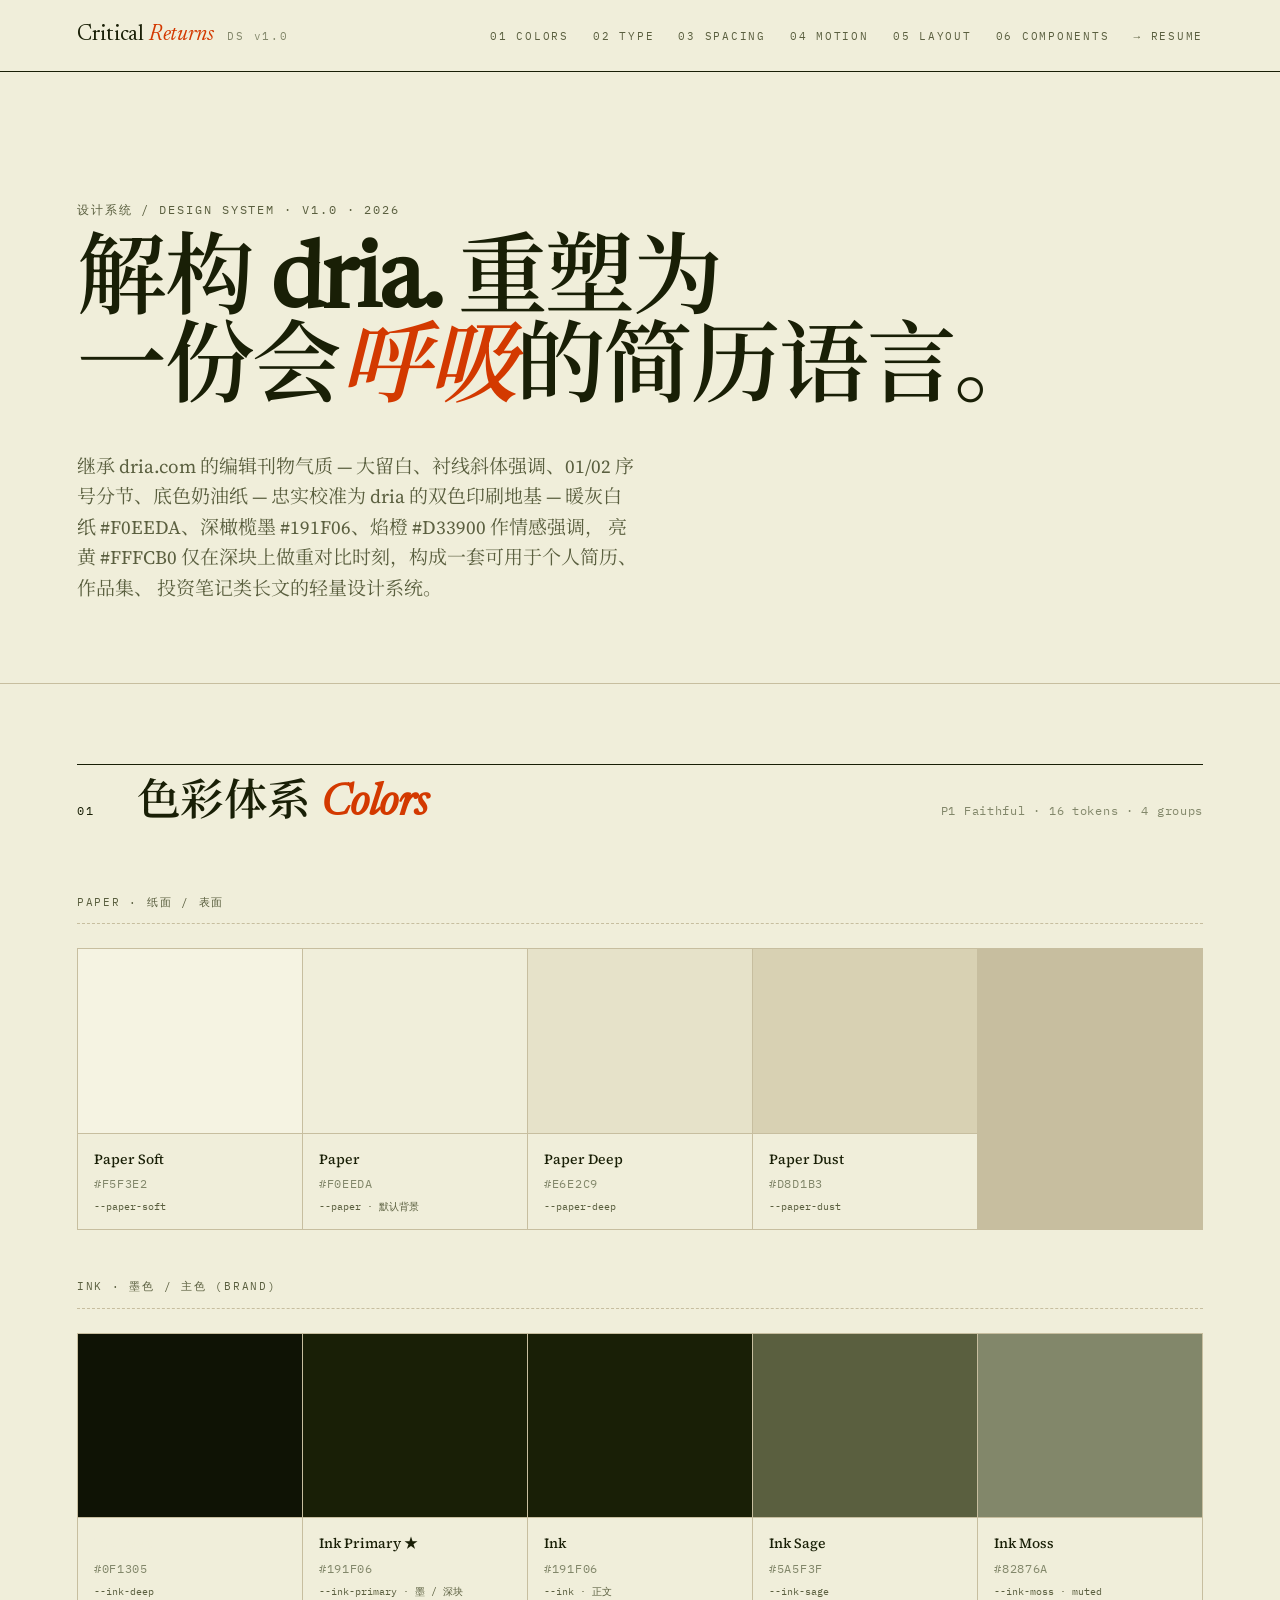
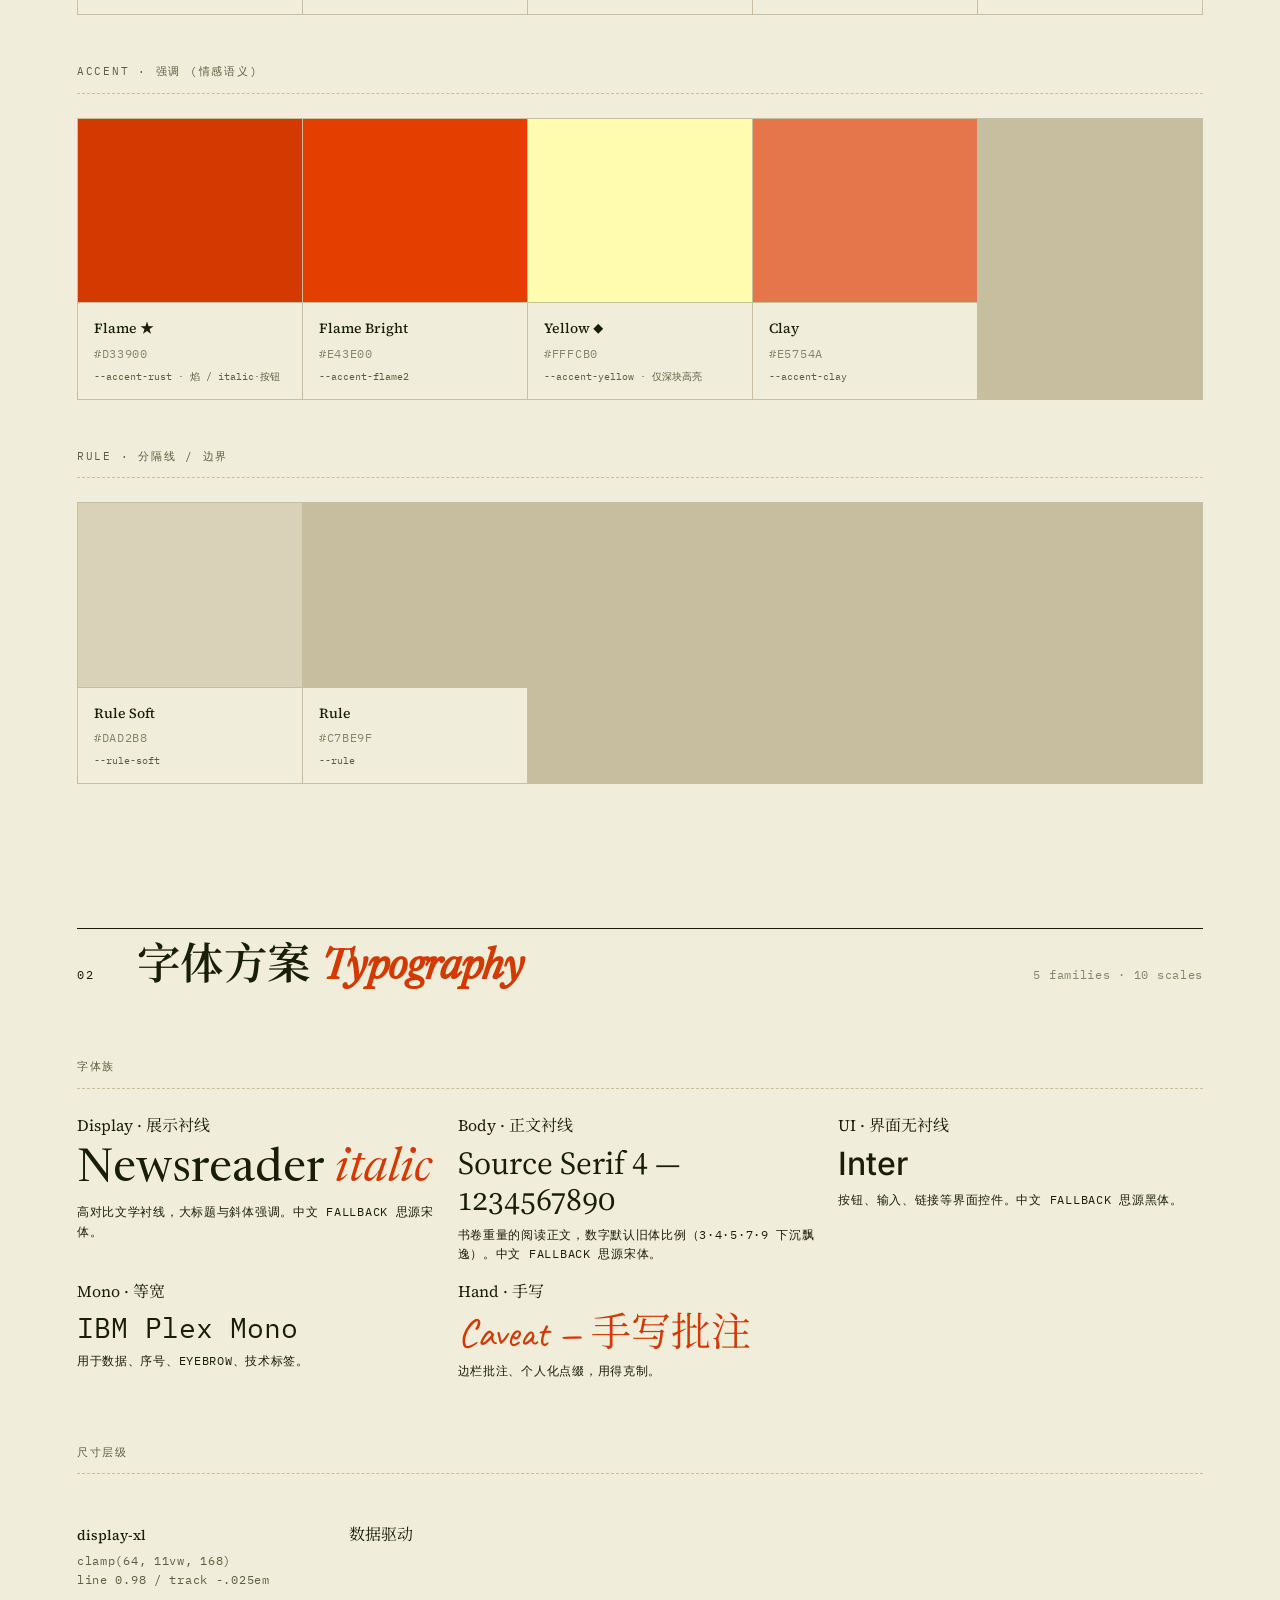
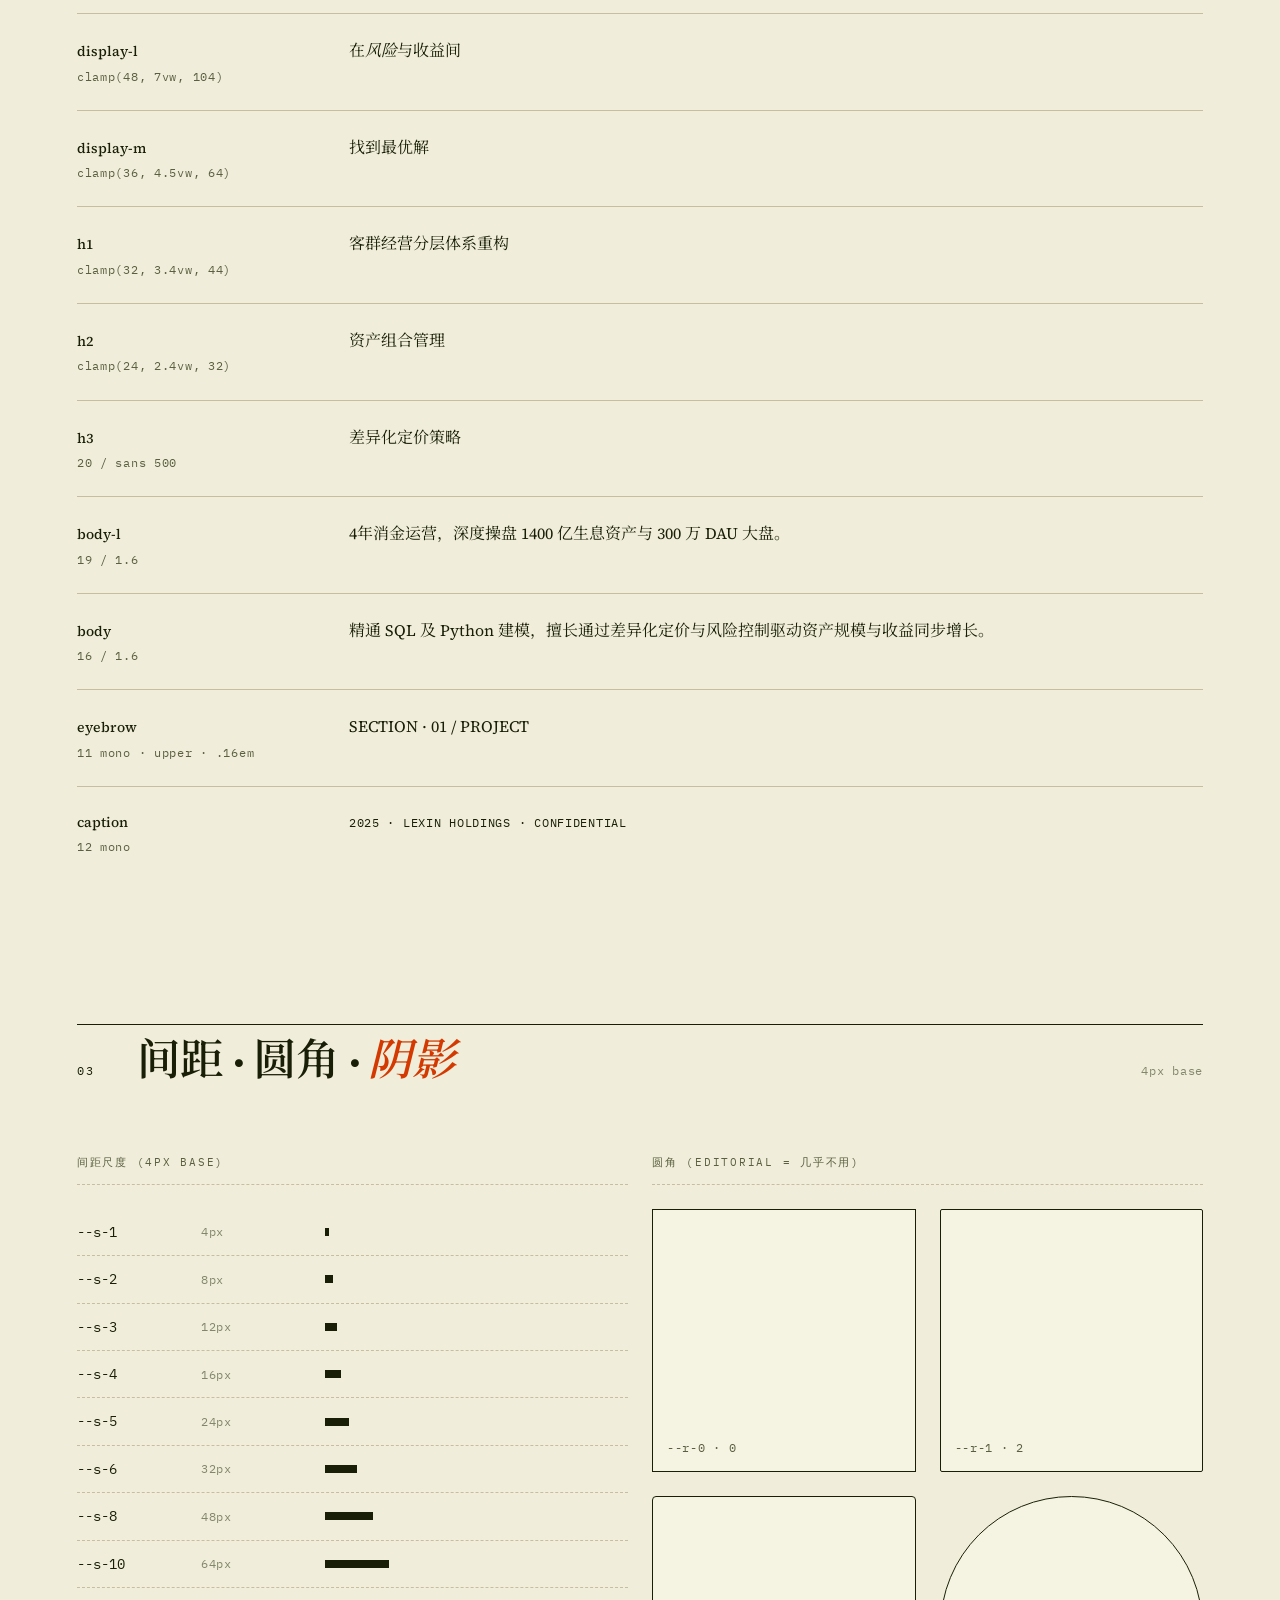
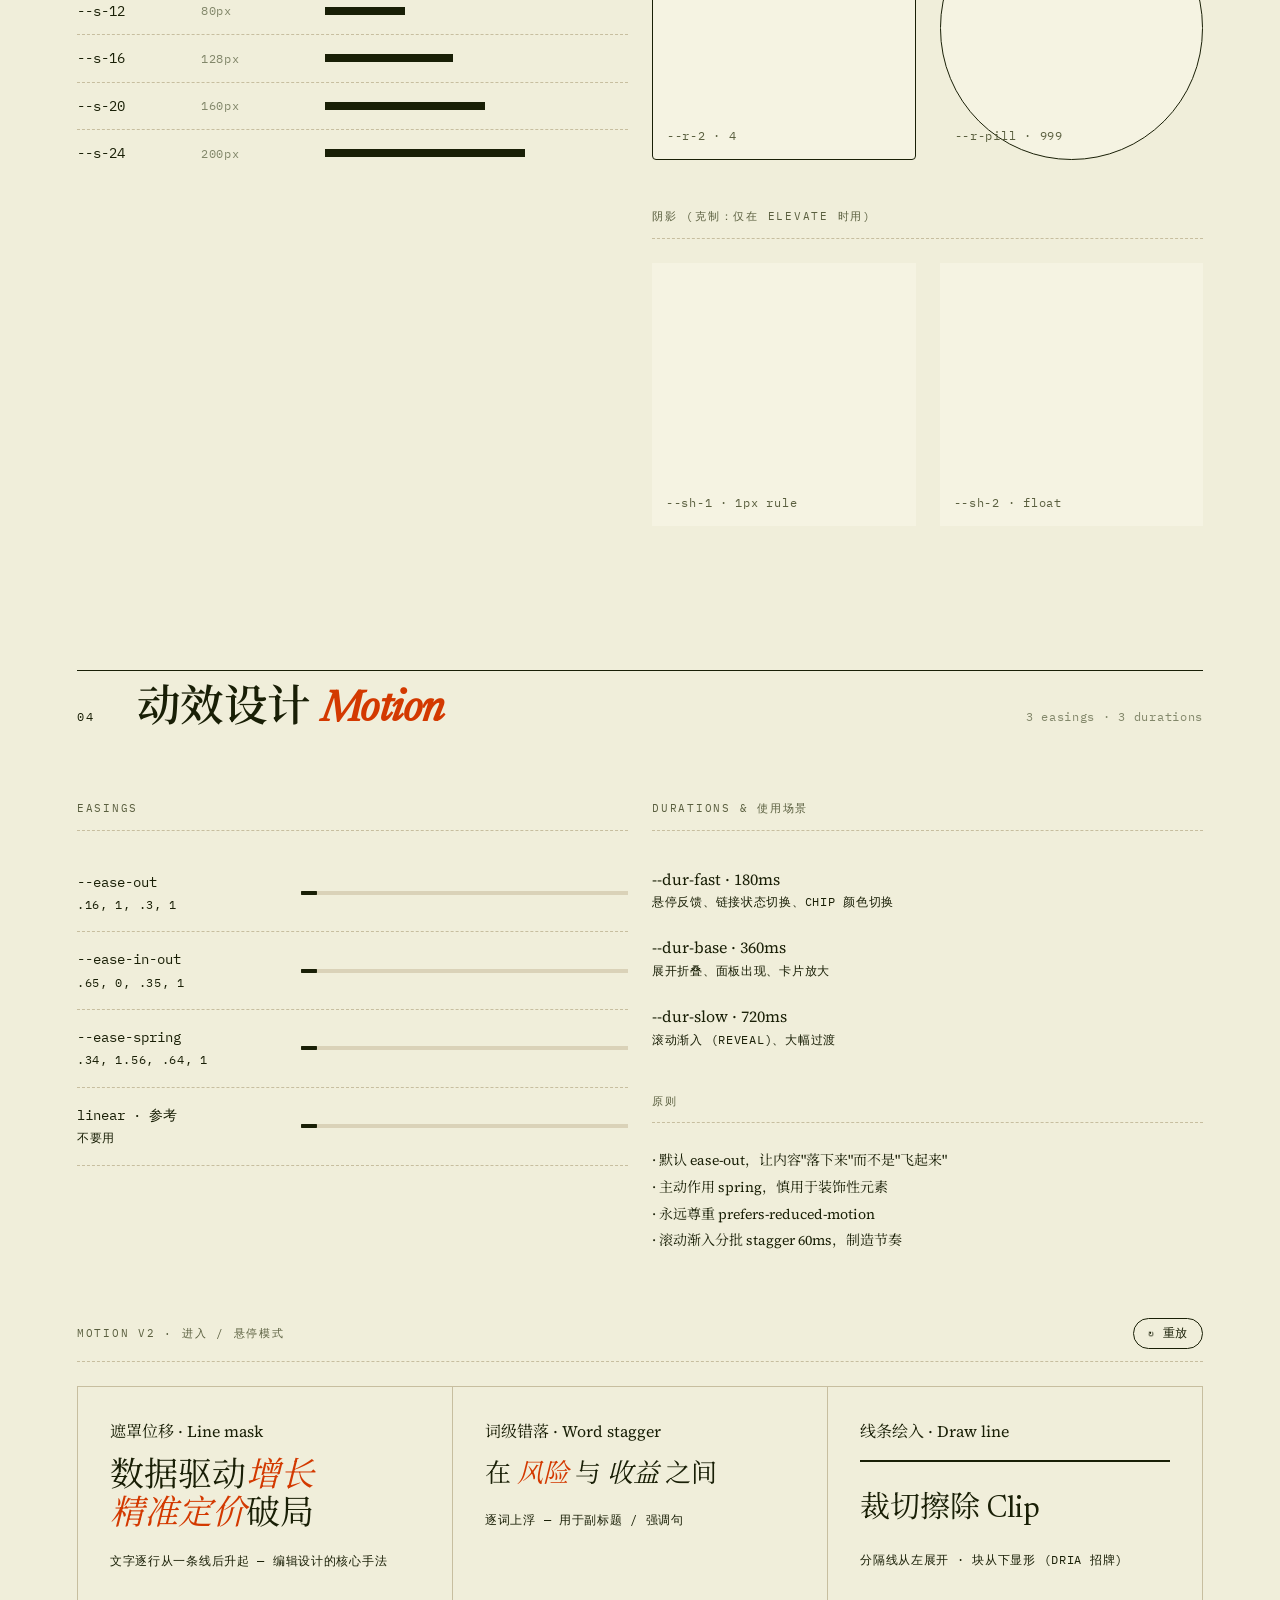
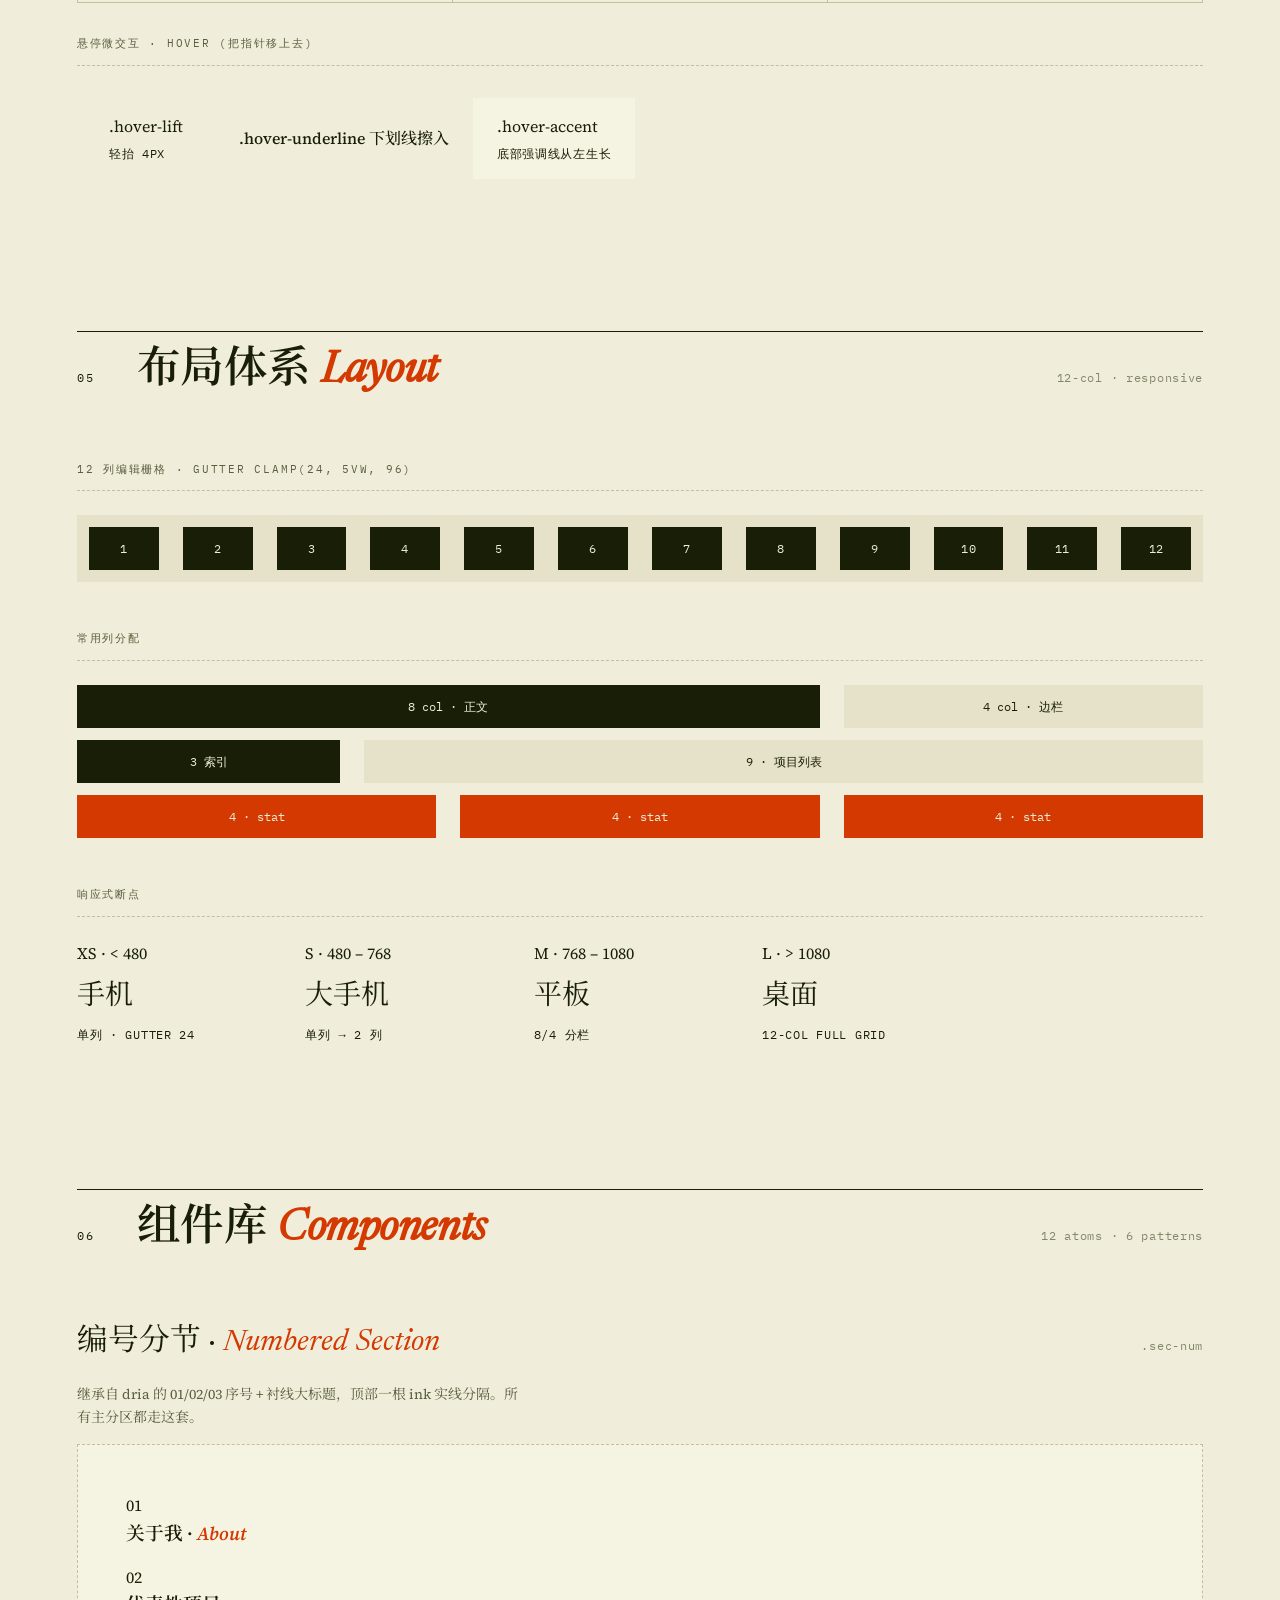
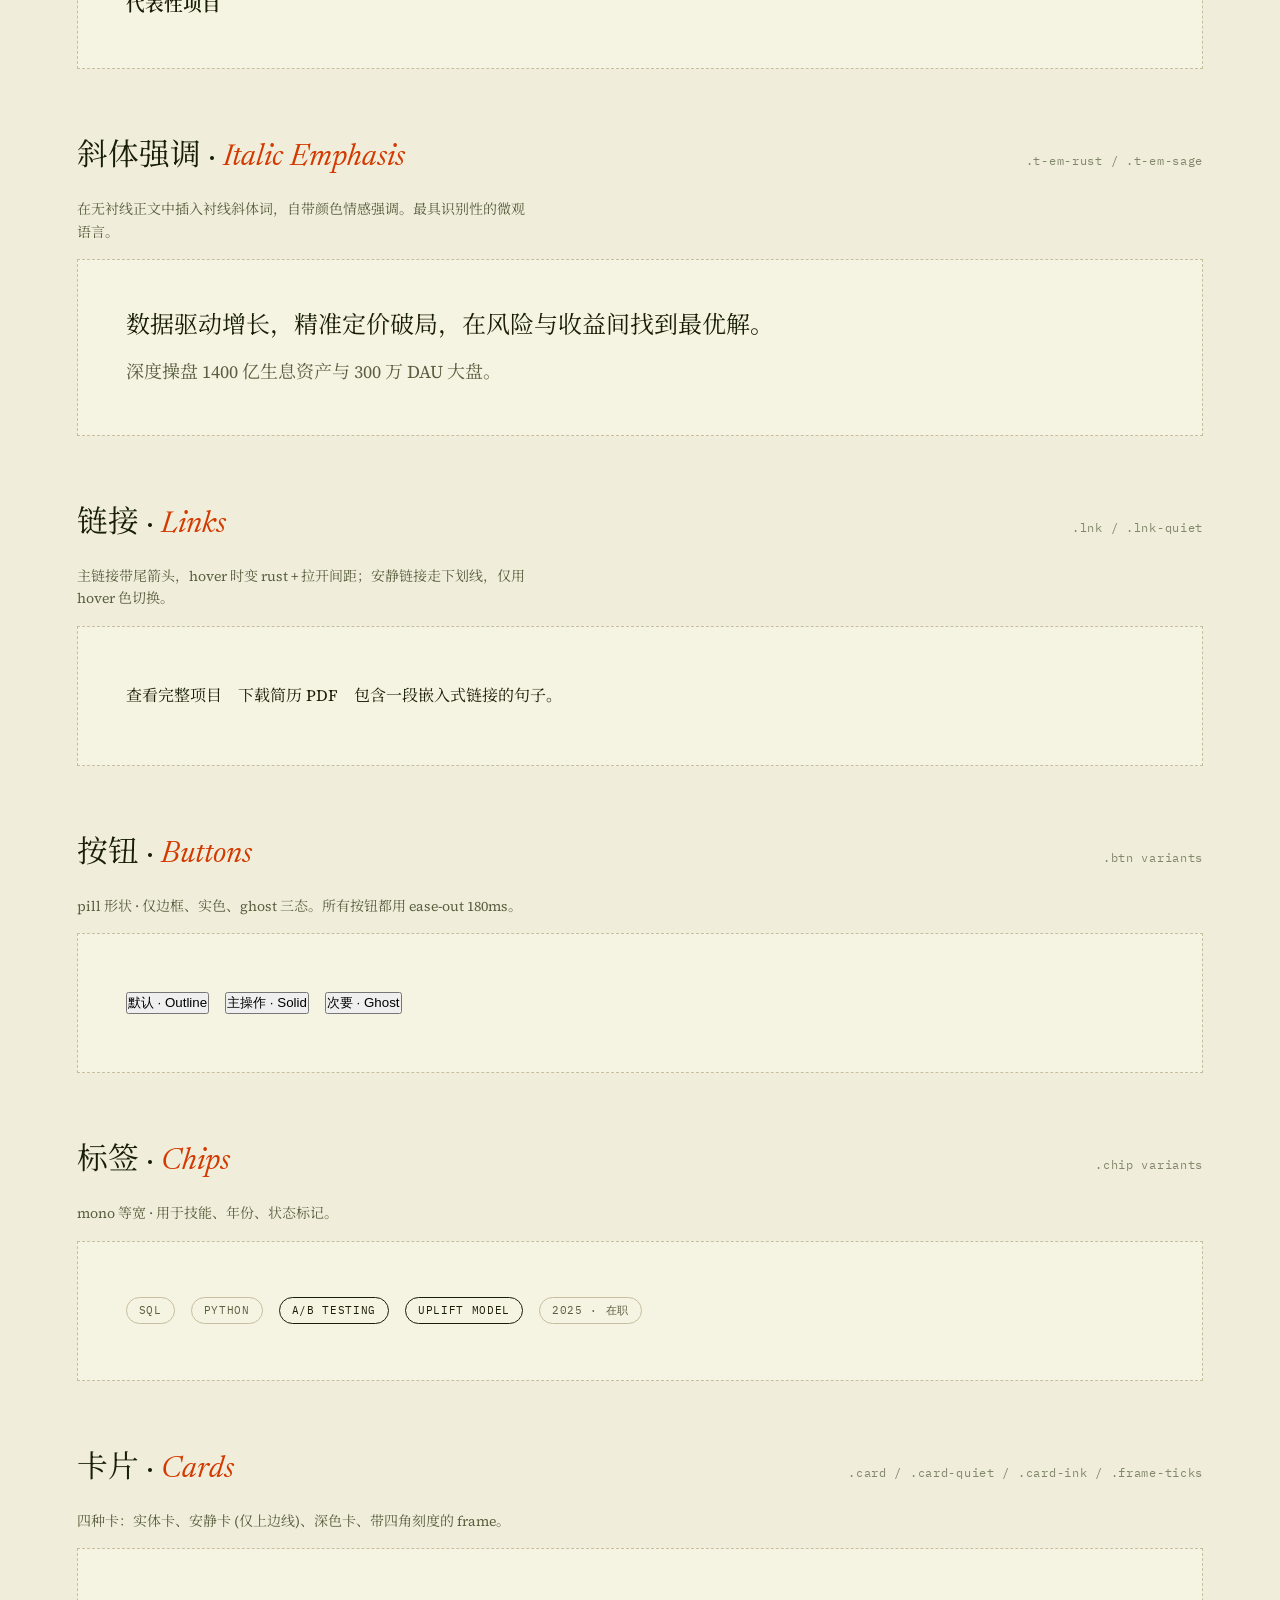
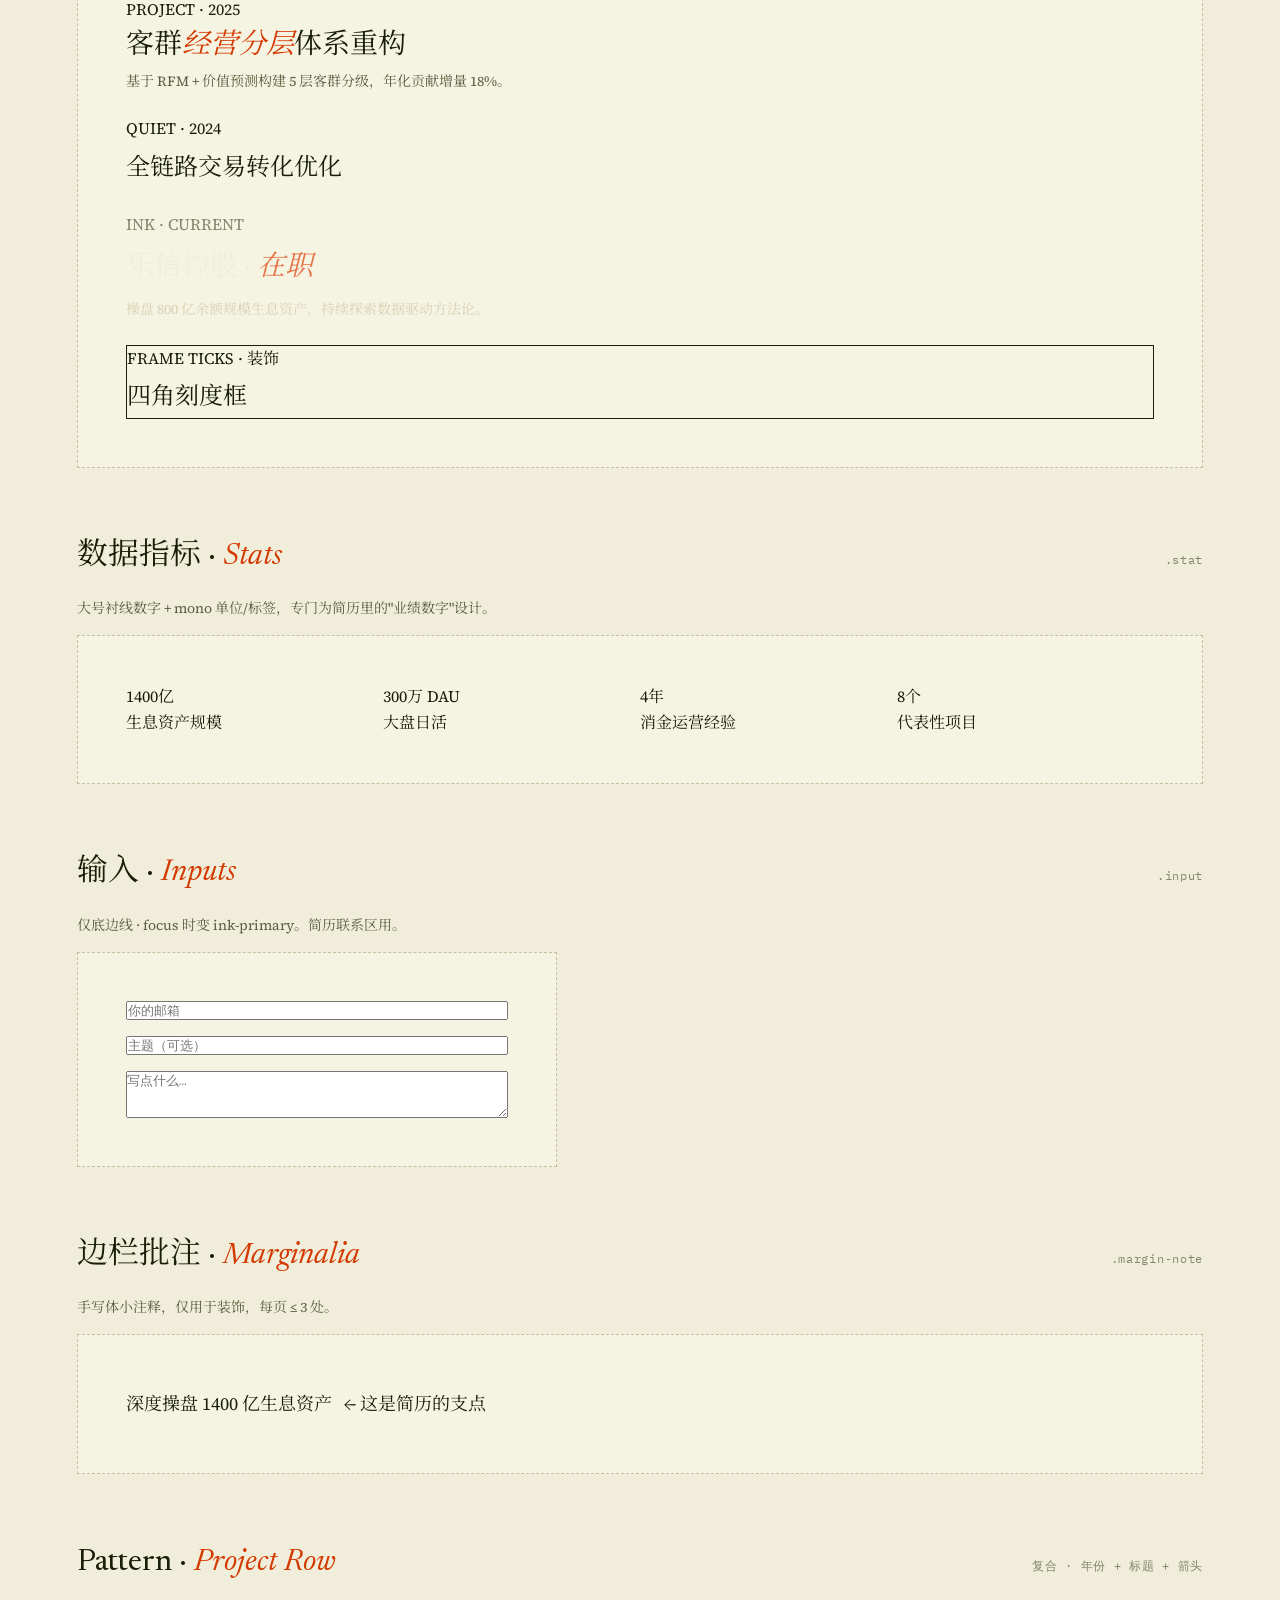
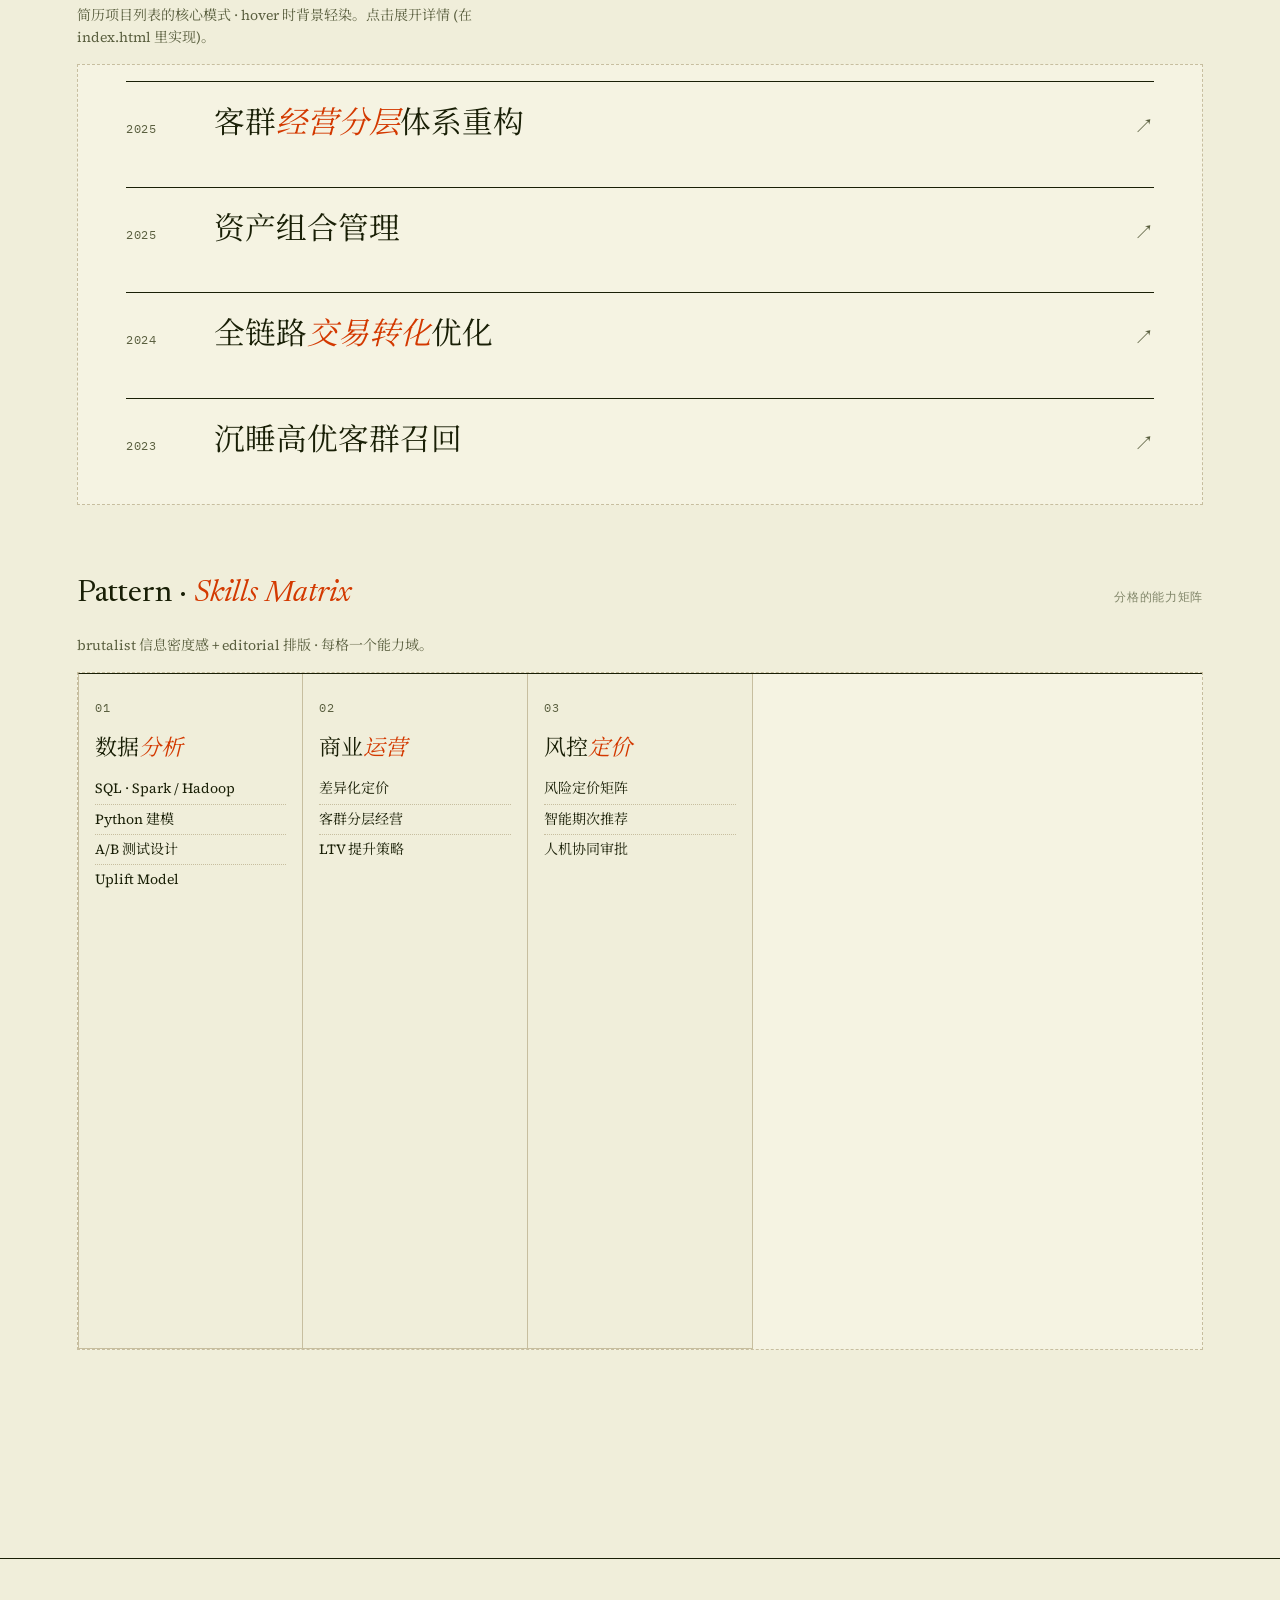
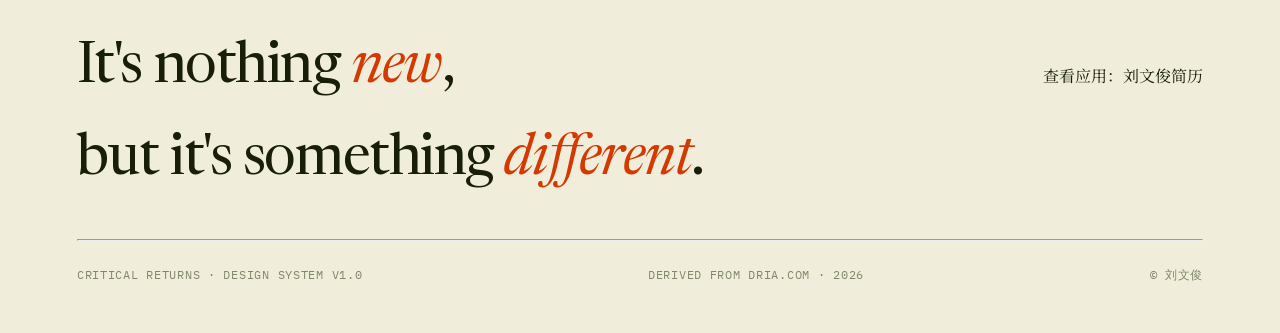
<file: design-system/design-system.html>
<!DOCTYPE html>
<html lang="zh-CN">
<head>
<meta charset="UTF-8">
<meta name="viewport" content="width=device-width, initial-scale=1.0">
<title>设计系统 · Critical Returns</title>
<link rel="stylesheet" href="../css/tokens.css">
<style>
  /* ----- 页面级布局 ----- */
  .ds-nav {
    position: sticky;
    top: 0;
    background: var(--paper);
    border-bottom: 1px solid var(--ink-primary);
    z-index: 100;
    backdrop-filter: blur(8px);
  }
  .ds-nav-inner {
    display: flex;
    align-items: baseline;
    justify-content: space-between;
    padding-block: 18px;
    gap: var(--s-5);
  }
  .ds-nav-brand {
    font-family: var(--font-display);
    font-size: 22px;
    color: var(--ink-primary);
    letter-spacing: var(--tk-tight);
  }
  .ds-nav-brand em { color: var(--accent-rust); font-style: italic; }
  .ds-nav-links {
    display: flex;
    gap: var(--s-5);
    flex-wrap: wrap;
  }
  .ds-nav-links a {
    font-family: var(--font-mono);
    font-size: var(--fs-eyebrow);
    letter-spacing: var(--tk-eyebrow);
    text-transform: uppercase;
    color: var(--ink-sage);
    transition: color var(--dur-fast);
  }
  .ds-nav-links a:hover { color: var(--accent-rust); }

  /* hero */
  .ds-hero {
    padding-block: var(--s-16) var(--s-12);
    border-bottom: 1px solid var(--rule);
  }
  .ds-hero-eye {
    font-family: var(--font-mono);
    font-size: var(--fs-caption);
    letter-spacing: var(--tk-eyebrow);
    text-transform: uppercase;
    color: var(--ink-sage);
    margin-bottom: var(--s-5);
  }
  .ds-hero h1 {
    font-family: var(--font-display);
    font-size: var(--fs-display-l);
    line-height: var(--lh-display);
    letter-spacing: var(--tk-display);
    color: var(--ink);
    text-wrap: balance;
    max-width: 18ch;
    margin-bottom: var(--s-6);
  }
  .ds-hero h1 em { color: var(--accent-rust); font-style: italic; }
  .ds-hero-sub {
    font-size: var(--fs-body-l);
    color: var(--ink-sage);
    max-width: 56ch;
    line-height: var(--lh-body);
  }

  /* section */
  .ds-section {
    padding-block: var(--s-12) var(--s-10);
  }
  .ds-sec-head {
    display: grid;
    grid-template-columns: auto 1fr auto;
    gap: var(--s-5);
    align-items: baseline;
    padding-block: var(--s-4);
    border-top: 1px solid var(--ink-primary);
    margin-bottom: var(--s-8);
  }
  .ds-sec-idx {
    font-family: var(--font-mono);
    font-size: var(--fs-caption);
    letter-spacing: var(--tk-eyebrow);
    color: var(--ink-primary);
    text-transform: uppercase;
    min-width: 36px;
  }
  .ds-sec-title {
    font-family: var(--font-display);
    font-size: var(--fs-h1);
    line-height: var(--lh-tight);
    letter-spacing: var(--tk-tight);
    color: var(--ink);
  }
  .ds-sec-title em { font-style: italic; color: var(--accent-rust); }
  .ds-sec-meta {
    font-family: var(--font-mono);
    font-size: var(--fs-caption);
    color: var(--ink-moss);
    letter-spacing: var(--tk-wide);
  }

  .ds-sub-title {
    font-family: var(--font-mono);
    font-size: var(--fs-eyebrow);
    letter-spacing: var(--tk-eyebrow);
    text-transform: uppercase;
    color: var(--ink-sage);
    padding-bottom: var(--s-3);
    margin-bottom: var(--s-5);
    border-bottom: 1px dashed var(--rule);
  }

  /* color swatches */
  .swatch-grid {
    display: grid;
    grid-template-columns: repeat(auto-fill, minmax(220px, 1fr));
    gap: 1px;
    background: var(--rule);
    border: 1px solid var(--rule);
  }
  .swatch {
    background: var(--paper);
    padding: 0;
    display: flex;
    flex-direction: column;
    aspect-ratio: 4/5;
  }
  .swatch-color {
    flex: 1;
    border-bottom: 1px solid var(--rule);
  }
  .swatch-meta {
    padding: 14px 16px;
    display: flex;
    flex-direction: column;
    gap: 4px;
  }
  .swatch-name {
    font-family: var(--font-body);
    font-weight: 500;
    font-size: var(--fs-body-s);
    color: var(--ink);
  }
  .swatch-hex {
    font-family: var(--font-mono);
    font-size: var(--fs-caption);
    color: var(--ink-moss);
    letter-spacing: var(--tk-wide);
  }
  .swatch-token {
    font-family: var(--font-mono);
    font-size: 10px;
    color: var(--ink-sage);
    margin-top: 2px;
    letter-spacing: var(--tk-normal);
  }

  /* color group label */
  .color-group {
    margin-bottom: var(--s-8);
  }

  /* typography rows */
  .type-row {
    display: grid;
    grid-template-columns: 240px 1fr;
    gap: var(--s-6);
    padding-block: var(--s-5);
    border-bottom: 1px solid var(--rule);
    align-items: baseline;
  }
  .type-row:last-child { border-bottom: 0; }
  .type-meta {
    font-family: var(--font-mono);
    font-size: var(--fs-caption);
    color: var(--ink-sage);
    letter-spacing: var(--tk-wide);
    line-height: 1.6;
  }
  .type-meta strong {
    display: block;
    font-family: var(--font-body);
    font-weight: 500;
    color: var(--ink);
    text-transform: none;
    letter-spacing: 0;
    font-size: var(--fs-body-s);
    margin-bottom: 4px;
  }
  .type-sample { color: var(--ink); }

  /* spacing scale */
  .spacing-row {
    display: grid;
    grid-template-columns: 100px 100px 1fr;
    gap: var(--s-5);
    padding-block: var(--s-3);
    border-bottom: 1px dashed var(--rule);
    align-items: center;
  }
  .spacing-row:last-child { border-bottom: 0; }
  .spacing-token {
    font-family: var(--font-mono);
    font-size: var(--fs-body-s);
    color: var(--ink);
  }
  .spacing-px {
    font-family: var(--font-mono);
    font-size: var(--fs-caption);
    color: var(--ink-moss);
    letter-spacing: var(--tk-wide);
  }
  .spacing-bar {
    height: 8px;
    background: var(--ink-primary);
  }

  /* radius / shadow */
  .radius-grid, .shadow-grid {
    display: grid;
    grid-template-columns: repeat(auto-fill, minmax(180px, 1fr));
    gap: var(--s-5);
  }
  .radius-tile {
    aspect-ratio: 1;
    background: var(--paper-soft);
    border: 1px solid var(--ink-primary);
    display: flex;
    align-items: flex-end;
    padding: 14px;
    font-family: var(--font-mono);
    font-size: var(--fs-caption);
    color: var(--ink-sage);
    letter-spacing: var(--tk-wide);
  }
  .shadow-tile {
    aspect-ratio: 1;
    background: var(--paper-soft);
    display: flex;
    align-items: flex-end;
    padding: 14px;
    font-family: var(--font-mono);
    font-size: var(--fs-caption);
    color: var(--ink-sage);
    letter-spacing: var(--tk-wide);
  }

  /* components showcase */
  .comp-block {
    margin-bottom: var(--s-10);
  }
  .comp-head {
    display: flex;
    align-items: baseline;
    justify-content: space-between;
    margin-bottom: var(--s-4);
    gap: var(--s-4);
    flex-wrap: wrap;
  }
  .comp-head h3 {
    font-family: var(--font-display);
    font-size: var(--fs-h2);
    color: var(--ink);
    font-weight: 400;
  }
  .comp-head h3 em { font-style: italic; color: var(--accent-rust); }
  .comp-head .comp-id {
    font-family: var(--font-mono);
    font-size: var(--fs-caption);
    color: var(--ink-moss);
    letter-spacing: var(--tk-wide);
  }
  .comp-frame {
    background: var(--paper-soft);
    border: 1px dashed var(--rule);
    padding: var(--s-8);
    display: flex;
    flex-wrap: wrap;
    gap: var(--s-4);
    align-items: center;
    min-height: 140px;
    position: relative;
  }
  .comp-frame.col { flex-direction: column; align-items: stretch; }
  .comp-frame.dark {
    background: var(--ink-primary);
    border-color: var(--ink-sage);
    color: var(--paper);
  }
  .comp-desc {
    font-size: var(--fs-body-s);
    color: var(--ink-sage);
    margin-bottom: var(--s-4);
    max-width: 64ch;
    line-height: var(--lh-body);
  }

  /* motion demo */
  .motion-demo {
    display: grid;
    grid-template-columns: 200px 1fr;
    gap: var(--s-5);
    padding-block: var(--s-4);
    border-bottom: 1px dashed var(--rule);
    align-items: center;
  }
  .motion-token {
    font-family: var(--font-mono);
    font-size: var(--fs-body-s);
    color: var(--ink);
  }
  .motion-bar {
    height: 4px;
    background: var(--rule-soft);
    position: relative;
    overflow: hidden;
  }
  .motion-dot {
    width: 16px;
    height: 16px;
    border-radius: 50%;
    background: var(--ink-primary);
    position: absolute;
    top: -6px;
    left: 0;
    animation: motion-loop 2400ms infinite;
  }
  .motion-demo[data-ease="out"] .motion-dot { animation-timing-function: cubic-bezier(0.16, 1, 0.3, 1); }
  .motion-demo[data-ease="in-out"] .motion-dot { animation-timing-function: cubic-bezier(0.65, 0, 0.35, 1); }
  .motion-demo[data-ease="spring"] .motion-dot { animation-timing-function: cubic-bezier(0.34, 1.56, 0.64, 1); }
  .motion-demo[data-ease="linear"] .motion-dot { animation-timing-function: linear; }
  @keyframes motion-loop {
    0%   { left: 0; }
    45%  { left: calc(100% - 16px); }
    55%  { left: calc(100% - 16px); }
    100% { left: 0; }
  }

  /* layout grid demo */
  .grid-demo {
    display: grid;
    grid-template-columns: repeat(12, 1fr);
    gap: var(--col-gap);
    background: var(--paper-deep);
    padding: var(--s-3);
  }
  .grid-demo > div {
    background: var(--ink-primary);
    color: var(--paper);
    padding: var(--s-3) var(--s-2);
    font-family: var(--font-mono);
    font-size: var(--fs-caption);
    letter-spacing: var(--tk-wide);
    text-align: center;
  }

  /* example project card demo */
  .demo-proj-card {
    border-top: 1px solid var(--ink-primary);
    padding: var(--s-5) 0;
    display: grid;
    grid-template-columns: 64px 1fr auto;
    gap: var(--s-5);
    align-items: baseline;
    cursor: pointer;
    transition: background var(--dur-fast);
  }
  .demo-proj-card:hover { background: var(--paper-soft); padding-inline: var(--s-3); margin-inline: calc(var(--s-3) * -1); }
  .demo-proj-card .year {
    font-family: var(--font-mono);
    font-size: var(--fs-caption);
    color: var(--ink-sage);
    letter-spacing: var(--tk-wide);
  }
  .demo-proj-card .title {
    font-family: var(--font-display);
    font-size: var(--fs-h2);
    line-height: var(--lh-snug);
    color: var(--ink);
  }
  .demo-proj-card .title em { font-style: italic; color: var(--accent-rust); }
  .demo-proj-card .arrow {
    font-family: var(--font-mono);
    color: var(--ink-sage);
    font-size: 20px;
    transition: transform var(--dur-fast) var(--ease-out);
  }
  .demo-proj-card:hover .arrow { transform: translate(2px, -2px); color: var(--accent-rust); }

  /* skill matrix demo */
  .demo-skills {
    display: grid;
    grid-template-columns: repeat(auto-fill, minmax(220px, 1fr));
    border-top: 1px solid var(--ink-primary);
    border-left: 1px solid var(--rule);
  }
  .demo-skill-cell {
    padding: var(--s-5) var(--s-4);
    border-right: 1px solid var(--rule);
    border-bottom: 1px solid var(--rule);
    background: var(--paper);
  }
  .demo-skill-cell h4 {
    font-family: var(--font-display);
    font-size: 22px;
    font-weight: 400;
    color: var(--ink-primary);
    margin-bottom: 6px;
  }
  .demo-skill-cell h4 em { font-style: italic; color: var(--accent-rust); }
  .demo-skill-cell .num {
    font-family: var(--font-mono);
    font-size: var(--fs-caption);
    color: var(--ink-sage);
    letter-spacing: var(--tk-wide);
    margin-bottom: var(--s-4);
  }
  .demo-skill-cell ul {
    list-style: none;
    font-size: var(--fs-body-s);
    color: var(--ink);
    line-height: 1.8;
  }
  .demo-skill-cell ul li {
    border-bottom: 1px dotted var(--rule);
    padding-block: 2px;
  }
  .demo-skill-cell ul li:last-child { border-bottom: 0; }

  /* footer */
  .ds-foot {
    padding-block: var(--s-10) var(--s-8);
    border-top: 1px solid var(--ink-primary);
    margin-top: var(--s-12);
  }
  .ds-foot-row {
    display: flex;
    justify-content: space-between;
    gap: var(--s-5);
    flex-wrap: wrap;
    align-items: baseline;
  }
  .ds-foot-sig {
    font-family: var(--font-display);
    font-size: var(--fs-display-m);
    color: var(--ink);
    letter-spacing: var(--tk-display);
  }
  .ds-foot-sig em { font-style: italic; color: var(--accent-rust); }
  .ds-foot-meta {
    font-family: var(--font-mono);
    font-size: var(--fs-caption);
    color: var(--ink-moss);
    letter-spacing: var(--tk-wide);
  }

  /* small */
  @media (max-width: 760px) {
    .type-row { grid-template-columns: 1fr; gap: var(--s-2); }
    .ds-sec-head { grid-template-columns: auto 1fr; }
    .ds-sec-meta { grid-column: 1 / -1; }
    .demo-proj-card { grid-template-columns: 1fr; }
  }
</style>
</head>
<body>

<!-- ============================================================
     NAV
     ============================================================ -->
<nav class="ds-nav">
  <div class="container ds-nav-inner">
    <a class="ds-nav-brand" href="../index.html">Critical <em>Returns</em><span style="font-family:var(--font-mono);font-size:11px;color:var(--ink-moss);margin-left:14px;letter-spacing:var(--tk-eyebrow);">DS v1.0</span></a>
    <div class="ds-nav-links">
      <a href="#colors">01 Colors</a>
      <a href="#type">02 Type</a>
      <a href="#spacing">03 Spacing</a>
      <a href="#motion">04 Motion</a>
      <a href="#layout">05 Layout</a>
      <a href="#components">06 Components</a>
      <a href="../index.html">→ Resume</a>
    </div>
  </div>
</nav>

<!-- ============================================================
     HERO
     ============================================================ -->
<header class="ds-hero">
  <div class="container">
    <div class="ds-hero-eye">设计系统 / DESIGN SYSTEM · v1.0 · 2026</div>
    <h1>解构 dria. 重塑为<br>一份会<em>呼吸</em>的简历语言。</h1>
    <p class="ds-hero-sub">
      继承 dria.com 的编辑刊物气质 — 大留白、衬线斜体强调、01/02 序号分节、底色奶油纸 —
      忠实校准为 dria 的双色印刷地基 — 暖灰白纸 #F0EEDA、深橄榄墨 #191F06、焰橙 #D33900 作情感强调，
      亮黄 #FFFCB0 仅在深块上做重对比时刻，构成一套可用于个人简历、作品集、
      投资笔记类长文的轻量设计系统。
    </p>
  </div>
</header>

<!-- ============================================================
     01 COLORS
     ============================================================ -->
<section class="ds-section" id="colors">
  <div class="container">
    <div class="ds-sec-head">
      <span class="ds-sec-idx">01</span>
      <h2 class="ds-sec-title">色彩体系 <em>Colors</em></h2>
      <span class="ds-sec-meta">P1 Faithful · 16 tokens · 4 groups</span>
    </div>

    <div class="color-group">
      <div class="ds-sub-title">Paper · 纸面 / 表面</div>
      <div class="swatch-grid">
        <div class="swatch"><div class="swatch-color" style="background:var(--paper-soft)"></div><div class="swatch-meta"><span class="swatch-name">Paper Soft</span><span class="swatch-hex">#F5F3E2</span><span class="swatch-token">--paper-soft</span></div></div>
        <div class="swatch"><div class="swatch-color" style="background:var(--paper)"></div><div class="swatch-meta"><span class="swatch-name">Paper</span><span class="swatch-hex">#F0EEDA</span><span class="swatch-token">--paper · 默认背景</span></div></div>
        <div class="swatch"><div class="swatch-color" style="background:var(--paper-deep)"></div><div class="swatch-meta"><span class="swatch-name">Paper Deep</span><span class="swatch-hex">#E6E2C9</span><span class="swatch-token">--paper-deep</span></div></div>
        <div class="swatch"><div class="swatch-color" style="background:var(--paper-dust)"></div><div class="swatch-meta"><span class="swatch-name">Paper Dust</span><span class="swatch-hex">#D8D1B3</span><span class="swatch-token">--paper-dust</span></div></div>
      </div>
    </div>

    <div class="color-group">
      <div class="ds-sub-title">Ink · 墨色 / 主色 (Brand)</div>
      <div class="swatch-grid">
        <div class="swatch"><div class="swatch-color" style="background:var(--ink-deep)"></div><div class="swatch-meta"><span class="swatch-name" style="color:var(--paper)">Ink Deep</span><span class="swatch-hex">#0F1305</span><span class="swatch-token">--ink-deep</span></div></div>
        <div class="swatch"><div class="swatch-color" style="background:var(--ink-primary)"></div><div class="swatch-meta"><span class="swatch-name">Ink Primary ★</span><span class="swatch-hex">#191F06</span><span class="swatch-token">--ink-primary · 墨 / 深块</span></div></div>
        <div class="swatch"><div class="swatch-color" style="background:var(--ink)"></div><div class="swatch-meta"><span class="swatch-name">Ink</span><span class="swatch-hex">#191F06</span><span class="swatch-token">--ink · 正文</span></div></div>
        <div class="swatch"><div class="swatch-color" style="background:var(--ink-sage)"></div><div class="swatch-meta"><span class="swatch-name">Ink Sage</span><span class="swatch-hex">#5A5F3F</span><span class="swatch-token">--ink-sage</span></div></div>
        <div class="swatch"><div class="swatch-color" style="background:var(--ink-moss)"></div><div class="swatch-meta"><span class="swatch-name">Ink Moss</span><span class="swatch-hex">#82876A</span><span class="swatch-token">--ink-moss · muted</span></div></div>
      </div>
    </div>

    <div class="color-group">
      <div class="ds-sub-title">Accent · 强调 (情感语义)</div>
      <div class="swatch-grid">
        <div class="swatch"><div class="swatch-color" style="background:var(--accent-rust)"></div><div class="swatch-meta"><span class="swatch-name">Flame ★</span><span class="swatch-hex">#D33900</span><span class="swatch-token">--accent-rust · 焰 / italic·按钮</span></div></div>
        <div class="swatch"><div class="swatch-color" style="background:var(--accent-flame2)"></div><div class="swatch-meta"><span class="swatch-name">Flame Bright</span><span class="swatch-hex">#E43E00</span><span class="swatch-token">--accent-flame2</span></div></div>
        <div class="swatch"><div class="swatch-color" style="background:var(--accent-yellow)"></div><div class="swatch-meta"><span class="swatch-name">Yellow ◆</span><span class="swatch-hex">#FFFCB0</span><span class="swatch-token">--accent-yellow · 仅深块高亮</span></div></div>
        <div class="swatch"><div class="swatch-color" style="background:var(--accent-clay)"></div><div class="swatch-meta"><span class="swatch-name">Clay</span><span class="swatch-hex">#E5754A</span><span class="swatch-token">--accent-clay</span></div></div>
      </div>
    </div>

    <div class="color-group" style="margin-bottom:0">
      <div class="ds-sub-title">Rule · 分隔线 / 边界</div>
      <div class="swatch-grid">
        <div class="swatch"><div class="swatch-color" style="background:var(--rule-soft)"></div><div class="swatch-meta"><span class="swatch-name">Rule Soft</span><span class="swatch-hex">#DAD2B8</span><span class="swatch-token">--rule-soft</span></div></div>
        <div class="swatch"><div class="swatch-color" style="background:var(--rule)"></div><div class="swatch-meta"><span class="swatch-name">Rule</span><span class="swatch-hex">#C7BE9F</span><span class="swatch-token">--rule</span></div></div>
      </div>
    </div>
  </div>
</section>

<!-- ============================================================
     02 TYPE
     ============================================================ -->
<section class="ds-section" id="type">
  <div class="container">
    <div class="ds-sec-head">
      <span class="ds-sec-idx">02</span>
      <h2 class="ds-sec-title">字体方案 <em>Typography</em></h2>
      <span class="ds-sec-meta">5 families · 10 scales</span>
    </div>

    <div class="ds-sub-title">字体族</div>
    <div style="display:grid;grid-template-columns:repeat(auto-fill,minmax(280px,1fr));gap:var(--s-4);margin-bottom:var(--s-10)">
      <div class="card">
        <div class="t-eyebrow" style="margin-bottom:8px">Display · 展示衬线</div>
        <div style="font-family:var(--font-display);font-size:48px;line-height:1;color:var(--ink);margin-bottom:8px">Newsreader <em style="font-style:italic;color:var(--accent-rust)">italic</em></div>
        <div class="t-caption">高对比文学衬线，大标题与斜体强调。中文 fallback 思源宋体。</div>
      </div>
      <div class="card">
        <div class="t-eyebrow" style="margin-bottom:8px">Body · 正文衬线</div>
        <div style="font-family:var(--font-body);font-size:32px;line-height:1.1;color:var(--ink);margin-bottom:8px">Source Serif 4 — <span class="num" style="font-variant-numeric:oldstyle-nums proportional-nums;font-feature-settings:'onum' 1,'pnum' 1">1234567890</span></div>
        <div class="t-caption">书卷重量的阅读正文，数字默认旧体比例（3·4·5·7·9 下沉飘逸）。中文 fallback 思源宋体。</div>
      </div>
      <div class="card">
        <div class="t-eyebrow" style="margin-bottom:8px">UI · 界面无衬线</div>
        <div style="font-family:var(--font-ui);font-size:32px;line-height:1.1;color:var(--ink);margin-bottom:8px;font-weight:500">Inter</div>
        <div class="t-caption">按钮、输入、链接等界面控件。中文 fallback 思源黑体。</div>
      </div>
      <div class="card">
        <div class="t-eyebrow" style="margin-bottom:8px">Mono · 等宽</div>
        <div style="font-family:var(--font-mono);font-size:28px;line-height:1.1;color:var(--ink);margin-bottom:8px">IBM Plex Mono</div>
        <div class="t-caption">用于数据、序号、eyebrow、技术标签。</div>
      </div>
      <div class="card">
        <div class="t-eyebrow" style="margin-bottom:8px">Hand · 手写</div>
        <div style="font-family:var(--font-hand);font-size:40px;line-height:1;color:var(--accent-rust);margin-bottom:8px">Caveat &mdash; 手写批注</div>
        <div class="t-caption">边栏批注、个人化点缀，用得克制。</div>
      </div>
    </div>

    <div class="ds-sub-title">尺寸层级</div>
    <div>
      <div class="type-row">
        <div class="type-meta"><strong>display-xl</strong>clamp(64, 11vw, 168)<br>line 0.98 / track -.025em</div>
        <div class="type-sample t-display-xl">数据驱动</div>
      </div>
      <div class="type-row">
        <div class="type-meta"><strong>display-l</strong>clamp(48, 7vw, 104)</div>
        <div class="type-sample t-display-l">在<em class="t-em-rust">风险</em>与收益间</div>
      </div>
      <div class="type-row">
        <div class="type-meta"><strong>display-m</strong>clamp(36, 4.5vw, 64)</div>
        <div class="type-sample t-display-m">找到最优解</div>
      </div>
      <div class="type-row">
        <div class="type-meta"><strong>h1</strong>clamp(32, 3.4vw, 44)</div>
        <div class="type-sample t-h1">客群经营分层体系重构</div>
      </div>
      <div class="type-row">
        <div class="type-meta"><strong>h2</strong>clamp(24, 2.4vw, 32)</div>
        <div class="type-sample t-h2">资产组合管理</div>
      </div>
      <div class="type-row">
        <div class="type-meta"><strong>h3</strong>20 / sans 500</div>
        <div class="type-sample t-h3">差异化定价策略</div>
      </div>
      <div class="type-row">
        <div class="type-meta"><strong>body-l</strong>19 / 1.6</div>
        <div class="type-sample t-body-l">4年消金运营，深度操盘 1400 亿生息资产与 300 万 DAU 大盘。</div>
      </div>
      <div class="type-row">
        <div class="type-meta"><strong>body</strong>16 / 1.6</div>
        <div class="type-sample t-body">精通 SQL 及 Python 建模，擅长通过差异化定价与风险控制驱动资产规模与收益同步增长。</div>
      </div>
      <div class="type-row">
        <div class="type-meta"><strong>eyebrow</strong>11 mono · upper · .16em</div>
        <div class="type-sample t-eyebrow">SECTION · 01 / PROJECT</div>
      </div>
      <div class="type-row">
        <div class="type-meta"><strong>caption</strong>12 mono</div>
        <div class="type-sample t-caption">2025 · LEXIN HOLDINGS · CONFIDENTIAL</div>
      </div>
    </div>
  </div>
</section>

<!-- ============================================================
     03 SPACING / RADII / SHADOW
     ============================================================ -->
<section class="ds-section" id="spacing">
  <div class="container">
    <div class="ds-sec-head">
      <span class="ds-sec-idx">03</span>
      <h2 class="ds-sec-title">间距 · 圆角 · <em>阴影</em></h2>
      <span class="ds-sec-meta">4px base</span>
    </div>

    <div class="grid-12" style="row-gap:var(--s-8)">
      <div style="grid-column: span 6">
        <div class="ds-sub-title">间距尺度 (4px base)</div>
        <div class="spacing-row"><span class="spacing-token">--s-1</span><span class="spacing-px">4px</span><div class="spacing-bar" style="width:4px"></div></div>
        <div class="spacing-row"><span class="spacing-token">--s-2</span><span class="spacing-px">8px</span><div class="spacing-bar" style="width:8px"></div></div>
        <div class="spacing-row"><span class="spacing-token">--s-3</span><span class="spacing-px">12px</span><div class="spacing-bar" style="width:12px"></div></div>
        <div class="spacing-row"><span class="spacing-token">--s-4</span><span class="spacing-px">16px</span><div class="spacing-bar" style="width:16px"></div></div>
        <div class="spacing-row"><span class="spacing-token">--s-5</span><span class="spacing-px">24px</span><div class="spacing-bar" style="width:24px"></div></div>
        <div class="spacing-row"><span class="spacing-token">--s-6</span><span class="spacing-px">32px</span><div class="spacing-bar" style="width:32px"></div></div>
        <div class="spacing-row"><span class="spacing-token">--s-8</span><span class="spacing-px">48px</span><div class="spacing-bar" style="width:48px"></div></div>
        <div class="spacing-row"><span class="spacing-token">--s-10</span><span class="spacing-px">64px</span><div class="spacing-bar" style="width:64px"></div></div>
        <div class="spacing-row"><span class="spacing-token">--s-12</span><span class="spacing-px">80px</span><div class="spacing-bar" style="width:80px"></div></div>
        <div class="spacing-row"><span class="spacing-token">--s-16</span><span class="spacing-px">128px</span><div class="spacing-bar" style="width:128px"></div></div>
        <div class="spacing-row"><span class="spacing-token">--s-20</span><span class="spacing-px">160px</span><div class="spacing-bar" style="width:160px"></div></div>
        <div class="spacing-row"><span class="spacing-token">--s-24</span><span class="spacing-px">200px</span><div class="spacing-bar" style="width:200px"></div></div>
      </div>

      <div style="grid-column: span 6">
        <div class="ds-sub-title">圆角 (editorial = 几乎不用)</div>
        <div class="radius-grid">
          <div class="radius-tile" style="border-radius:0">--r-0 · 0</div>
          <div class="radius-tile" style="border-radius:2px">--r-1 · 2</div>
          <div class="radius-tile" style="border-radius:4px">--r-2 · 4</div>
          <div class="radius-tile" style="border-radius:999px">--r-pill · 999</div>
        </div>

        <div class="ds-sub-title" style="margin-top:var(--s-8)">阴影 (克制：仅在 elevate 时用)</div>
        <div class="shadow-grid">
          <div class="shadow-tile" style="box-shadow:var(--sh-1)">--sh-1 · 1px rule</div>
          <div class="shadow-tile" style="box-shadow:var(--sh-2)">--sh-2 · float</div>
        </div>
      </div>
    </div>
  </div>
</section>

<!-- ============================================================
     04 MOTION
     ============================================================ -->
<section class="ds-section" id="motion">
  <div class="container">
    <div class="ds-sec-head">
      <span class="ds-sec-idx">04</span>
      <h2 class="ds-sec-title">动效设计 <em>Motion</em></h2>
      <span class="ds-sec-meta">3 easings · 3 durations</span>
    </div>

    <div class="grid-12" style="row-gap:var(--s-8)">
      <div style="grid-column: span 6">
        <div class="ds-sub-title">Easings</div>
        <div class="motion-demo" data-ease="out">
          <span class="motion-token">--ease-out<br><span class="t-caption">.16, 1, .3, 1</span></span>
          <div class="motion-bar"><div class="motion-dot"></div></div>
        </div>
        <div class="motion-demo" data-ease="in-out">
          <span class="motion-token">--ease-in-out<br><span class="t-caption">.65, 0, .35, 1</span></span>
          <div class="motion-bar"><div class="motion-dot"></div></div>
        </div>
        <div class="motion-demo" data-ease="spring">
          <span class="motion-token">--ease-spring<br><span class="t-caption">.34, 1.56, .64, 1</span></span>
          <div class="motion-bar"><div class="motion-dot"></div></div>
        </div>
        <div class="motion-demo" data-ease="linear">
          <span class="motion-token">linear · 参考<br><span class="t-caption">不要用</span></span>
          <div class="motion-bar"><div class="motion-dot"></div></div>
        </div>
      </div>

      <div style="grid-column: span 6">
        <div class="ds-sub-title">Durations &amp; 使用场景</div>
        <div class="card-quiet" style="padding-block:var(--s-3)">
          <div class="t-mono" style="color:var(--ink-primary);font-size:var(--fs-body)">--dur-fast · 180ms</div>
          <div class="t-caption">悬停反馈、链接状态切换、chip 颜色切换</div>
        </div>
        <div class="card-quiet" style="padding-block:var(--s-3)">
          <div class="t-mono" style="color:var(--ink-primary);font-size:var(--fs-body)">--dur-base · 360ms</div>
          <div class="t-caption">展开折叠、面板出现、卡片放大</div>
        </div>
        <div class="card-quiet" style="padding-block:var(--s-3)">
          <div class="t-mono" style="color:var(--ink-primary);font-size:var(--fs-body)">--dur-slow · 720ms</div>
          <div class="t-caption">滚动渐入 (reveal)、大幅过渡</div>
        </div>

        <div class="ds-sub-title" style="margin-top:var(--s-6)">原则</div>
        <ul style="list-style:none;font-size:var(--fs-body-s);line-height:1.9;color:var(--ink)">
          <li>· 默认 <span class="t-mono">ease-out</span>，让内容"落下来"而不是"飞起来"</li>
          <li>· 主动作用 <span class="t-mono">spring</span>，慎用于装饰性元素</li>
          <li>· 永远尊重 <span class="t-mono">prefers-reduced-motion</span></li>
          <li>· 滚动渐入分批 <span class="t-mono">stagger 60ms</span>，制造节奏</li>
        </ul>
      </div>
    </div>

    <!-- Motion v2 · reveal & hover patterns -->
    <div class="ds-sub-title" style="margin-top:var(--s-10);display:flex;justify-content:space-between;align-items:baseline;gap:var(--s-4)">
      <span>Motion v2 · 进入 / 悬停模式</span>
      <button onclick="replayMotion()" style="font-family:var(--font-mono);font-size:var(--fs-caption);letter-spacing:var(--tk-wide);text-transform:uppercase;color:var(--ink-primary);background:transparent;border:1px solid var(--ink-primary);padding:6px 14px;border-radius:999px;cursor:pointer">↻ 重放</button>
    </div>

    <div id="motion-demo-zone" style="display:grid;grid-template-columns:repeat(auto-fit,minmax(280px,1fr));gap:1px;background:var(--rule);border:1px solid var(--rule);margin-bottom:var(--s-6)">
      <!-- line mask -->
      <div style="background:var(--paper);padding:var(--s-6)">
        <div class="t-eyebrow" style="margin-bottom:var(--s-4)">遮罩位移 · Line mask</div>
        <div class="reveal-lines md-item" style="font-family:var(--font-display);font-size:34px;line-height:1.1;color:var(--ink)">
          <div class="reveal-line" style="--line-delay:0ms"><span>数据驱动<em style="font-style:italic;color:var(--accent-rust)">增长</em></span></div>
          <div class="reveal-line" style="--line-delay:120ms"><span><em style="font-style:italic;color:var(--accent-rust)">精准定价</em>破局</span></div>
        </div>
        <div class="t-caption" style="margin-top:var(--s-4)">文字逐行从一条线后升起 — 编辑设计的核心手法</div>
      </div>
      <!-- word stagger -->
      <div style="background:var(--paper);padding:var(--s-6)">
        <div class="t-eyebrow" style="margin-bottom:var(--s-4)">词级错落 · Word stagger</div>
        <p class="md-item" style="font-family:var(--font-display);font-size:26px;line-height:1.3;color:var(--ink)">
          <span class="reveal-word" style="--word-delay:0ms">在</span>
          <span class="reveal-word" style="--word-delay:90ms"><em style="font-style:italic;color:var(--accent-rust)">风险</em></span>
          <span class="reveal-word" style="--word-delay:180ms">与</span>
          <span class="reveal-word" style="--word-delay:270ms"><em style="font-style:italic;color:var(--ink-primary)">收益</em></span>
          <span class="reveal-word" style="--word-delay:360ms">之间</span>
        </p>
        <div class="t-caption" style="margin-top:var(--s-4)">逐词上浮 — 用于副标题 / 强调句</div>
      </div>
      <!-- draw line + clip -->
      <div style="background:var(--paper);padding:var(--s-6)">
        <div class="t-eyebrow" style="margin-bottom:var(--s-4)">线条绘入 · Draw line</div>
        <div class="md-item draw-line" style="height:2px;background:var(--ink-primary);margin-bottom:var(--s-5)"></div>
        <div class="md-item" data-reveal="clip" style="font-family:var(--font-display);font-size:30px;color:var(--ink-primary)">裁切擦除 Clip</div>
        <div class="t-caption" style="margin-top:var(--s-4)">分隔线从左展开 · 块从下显形 (dria 招牌)</div>
      </div>
    </div>

    <div class="ds-sub-title">悬停微交互 · Hover (把指针移上去)</div>
    <div style="display:flex;flex-wrap:wrap;gap:var(--s-5);align-items:center">
      <div class="hover-lift card" style="padding:var(--s-5) var(--s-6);cursor:pointer">
        <div class="t-mono" style="color:var(--ink-primary)">.hover-lift</div>
        <div class="t-caption" style="margin-top:4px">轻抬 4px</div>
      </div>
      <a href="#motion" class="hover-underline" style="font-family:var(--font-body);font-weight:500;color:var(--ink-primary)">.hover-underline 下划线擦入</a>
      <div class="hover-accent" style="padding:var(--s-4) var(--s-5);background:var(--paper-soft);cursor:pointer">
        <div class="t-mono" style="color:var(--ink)">.hover-accent</div>
        <div class="t-caption" style="margin-top:4px">底部强调线从左生长</div>
      </div>
    </div>
  </div>
</section>

<script>
  function replayMotion() {
    const items = document.querySelectorAll('#motion-demo-zone .md-item, #motion-demo-zone [data-reveal]');
    items.forEach((el) => {
      el.classList.remove('is-in');
      void el.offsetWidth;
      el.classList.add('is-in');
    });
  }
  // 首次进入视口时自动播放
  (() => {
    const zone = document.getElementById('motion-demo-zone');
    if (!zone || !('IntersectionObserver' in window)) { replayMotion(); return; }
    const io = new IntersectionObserver((es) => {
      es.forEach((e) => { if (e.isIntersecting) { replayMotion(); io.disconnect(); } });
    }, { threshold: 0.3 });
    io.observe(zone);
  })();

  // 安全兜底：演出窗口后强制 reveal 落定（截图 / 节流 iframe 下 transition 会卡住）
  (() => {
    const settle = () => {
      document.querySelectorAll('#motion-demo-zone .md-item, #motion-demo-zone [data-reveal]')
        .forEach(el => el.classList.add('is-in'));
      document.documentElement.classList.add('reveal-settled');
    };
    window.addEventListener('load', () => setTimeout(settle, 1700));
    setTimeout(settle, 4000);
  })();
</script>
<section class="ds-section" id="layout">
  <div class="container">
    <div class="ds-sec-head">
      <span class="ds-sec-idx">05</span>
      <h2 class="ds-sec-title">布局体系 <em>Layout</em></h2>
      <span class="ds-sec-meta">12-col · responsive</span>
    </div>

    <div class="ds-sub-title">12 列编辑栅格 · gutter clamp(24, 5vw, 96)</div>
    <div class="grid-demo">
      <div>1</div><div>2</div><div>3</div><div>4</div><div>5</div><div>6</div>
      <div>7</div><div>8</div><div>9</div><div>10</div><div>11</div><div>12</div>
    </div>

    <div class="ds-sub-title" style="margin-top:var(--s-8)">常用列分配</div>
    <div style="display:flex;flex-direction:column;gap:var(--s-3)">
      <div style="display:grid;grid-template-columns:repeat(12,1fr);gap:var(--col-gap)">
        <div style="grid-column:span 8;background:var(--ink-primary);color:var(--paper);padding:var(--s-3);text-align:center;font-family:var(--font-mono);font-size:var(--fs-caption)">8 col · 正文</div>
        <div style="grid-column:span 4;background:var(--paper-deep);color:var(--ink);padding:var(--s-3);text-align:center;font-family:var(--font-mono);font-size:var(--fs-caption)">4 col · 边栏</div>
      </div>
      <div style="display:grid;grid-template-columns:repeat(12,1fr);gap:var(--col-gap)">
        <div style="grid-column:span 3;background:var(--ink-primary);color:var(--paper);padding:var(--s-3);text-align:center;font-family:var(--font-mono);font-size:var(--fs-caption)">3 索引</div>
        <div style="grid-column:span 9;background:var(--paper-deep);color:var(--ink);padding:var(--s-3);text-align:center;font-family:var(--font-mono);font-size:var(--fs-caption)">9 · 项目列表</div>
      </div>
      <div style="display:grid;grid-template-columns:repeat(12,1fr);gap:var(--col-gap)">
        <div style="grid-column:span 4;background:var(--accent-rust);color:var(--paper);padding:var(--s-3);text-align:center;font-family:var(--font-mono);font-size:var(--fs-caption)">4 · stat</div>
        <div style="grid-column:span 4;background:var(--accent-rust);color:var(--paper);padding:var(--s-3);text-align:center;font-family:var(--font-mono);font-size:var(--fs-caption)">4 · stat</div>
        <div style="grid-column:span 4;background:var(--accent-rust);color:var(--paper);padding:var(--s-3);text-align:center;font-family:var(--font-mono);font-size:var(--fs-caption)">4 · stat</div>
      </div>
    </div>

    <div class="ds-sub-title" style="margin-top:var(--s-8)">响应式断点</div>
    <div style="display:grid;grid-template-columns:repeat(auto-fill,minmax(180px,1fr));gap:var(--s-4)">
      <div class="card">
        <div class="t-eyebrow">XS · &lt; 480</div>
        <div style="font-family:var(--font-display);font-size:28px;color:var(--ink-primary);margin-top:8px">手机</div>
        <div class="t-caption" style="margin-top:6px">单列 · gutter 24</div>
      </div>
      <div class="card">
        <div class="t-eyebrow">S · 480 – 768</div>
        <div style="font-family:var(--font-display);font-size:28px;color:var(--ink-primary);margin-top:8px">大手机</div>
        <div class="t-caption" style="margin-top:6px">单列 → 2 列</div>
      </div>
      <div class="card">
        <div class="t-eyebrow">M · 768 – 1080</div>
        <div style="font-family:var(--font-display);font-size:28px;color:var(--ink-primary);margin-top:8px">平板</div>
        <div class="t-caption" style="margin-top:6px">8/4 分栏</div>
      </div>
      <div class="card">
        <div class="t-eyebrow">L · &gt; 1080</div>
        <div style="font-family:var(--font-display);font-size:28px;color:var(--ink-primary);margin-top:8px">桌面</div>
        <div class="t-caption" style="margin-top:6px">12-col full grid</div>
      </div>
    </div>
  </div>
</section>

<!-- ============================================================
     06 COMPONENTS
     ============================================================ -->
<section class="ds-section" id="components">
  <div class="container">
    <div class="ds-sec-head">
      <span class="ds-sec-idx">06</span>
      <h2 class="ds-sec-title">组件库 <em>Components</em></h2>
      <span class="ds-sec-meta">12 atoms · 6 patterns</span>
    </div>

    <!-- A. Numbered section header -->
    <div class="comp-block">
      <div class="comp-head">
        <h3>编号分节 · <em>Numbered Section</em></h3>
        <span class="comp-id">.sec-num</span>
      </div>
      <p class="comp-desc">继承自 dria 的 01/02/03 序号 + 衬线大标题，顶部一根 ink 实线分隔。所有主分区都走这套。</p>
      <div class="comp-frame col">
        <div class="sec-num" style="border-top-color:var(--ink-primary)">
          <span class="sec-num__index">01</span>
          <h3 class="sec-num__title">关于我 · <span style="font-style:italic;color:var(--accent-rust)">About</span></h3>
        </div>
        <div class="sec-num">
          <span class="sec-num__index">02</span>
          <h3 class="sec-num__title">代表性项目</h3>
        </div>
      </div>
    </div>

    <!-- B. Italic emphasis -->
    <div class="comp-block">
      <div class="comp-head">
        <h3>斜体强调 · <em>Italic Emphasis</em></h3>
        <span class="comp-id">.t-em-rust / .t-em-sage</span>
      </div>
      <p class="comp-desc">在无衬线正文中插入衬线斜体词，自带颜色情感强调。最具识别性的微观语言。</p>
      <div class="comp-frame col">
        <p style="font-size:24px;line-height:1.4;color:var(--ink)">数据驱动增长，<span class="t-em-rust">精准定价</span>破局，在<span class="t-em-sage">风险与收益</span>间找到最优解。</p>
        <p style="font-size:18px;line-height:1.6;color:var(--ink-sage)">深度操盘 <span class="t-em-rust">1400 亿</span>生息资产与 <span class="t-em-rust">300 万 DAU</span> 大盘。</p>
      </div>
    </div>

    <!-- C. Links -->
    <div class="comp-block">
      <div class="comp-head">
        <h3>链接 · <em>Links</em></h3>
        <span class="comp-id">.lnk / .lnk-quiet</span>
      </div>
      <p class="comp-desc">主链接带尾箭头，hover 时变 rust + 拉开间距；安静链接走下划线，仅用 hover 色切换。</p>
      <div class="comp-frame">
        <a href="#" class="lnk">查看完整项目</a>
        <a href="#" class="lnk">下载简历 PDF</a>
        <span>包含一段<a href="#" class="lnk-quiet">嵌入式链接</a>的句子。</span>
      </div>
    </div>

    <!-- D. Buttons -->
    <div class="comp-block">
      <div class="comp-head">
        <h3>按钮 · <em>Buttons</em></h3>
        <span class="comp-id">.btn variants</span>
      </div>
      <p class="comp-desc">pill 形状 · 仅边框、实色、ghost 三态。所有按钮都用 ease-out 180ms。</p>
      <div class="comp-frame">
        <button class="btn">默认 · Outline</button>
        <button class="btn btn-solid">主操作 · Solid</button>
        <button class="btn btn-ghost">次要 · Ghost</button>
      </div>
    </div>

    <!-- E. Chips -->
    <div class="comp-block">
      <div class="comp-head">
        <h3>标签 · <em>Chips</em></h3>
        <span class="comp-id">.chip variants</span>
      </div>
      <p class="comp-desc">mono 等宽 · 用于技能、年份、状态标记。</p>
      <div class="comp-frame">
        <span class="chip">SQL</span>
        <span class="chip">PYTHON</span>
        <span class="chip chip-ink">A/B TESTING</span>
        <span class="chip chip-ink">UPLIFT MODEL</span>
        <span class="chip chip-solid">2025 · 在职</span>
      </div>
    </div>

    <!-- F. Cards -->
    <div class="comp-block">
      <div class="comp-head">
        <h3>卡片 · <em>Cards</em></h3>
        <span class="comp-id">.card / .card-quiet / .card-ink / .frame-ticks</span>
      </div>
      <p class="comp-desc">四种卡：实体卡、安静卡 (仅上边线)、深色卡、带四角刻度的 frame。</p>
      <div class="comp-frame col" style="gap:var(--s-5)">
        <div class="card">
          <div class="t-eyebrow" style="margin-bottom:8px">PROJECT · 2025</div>
          <div style="font-family:var(--font-display);font-size:28px;line-height:1.1;color:var(--ink);margin-bottom:8px">客群<em style="color:var(--accent-rust);font-style:italic">经营分层</em>体系重构</div>
          <p style="font-size:14px;color:var(--ink-sage)">基于 RFM + 价值预测构建 5 层客群分级，年化贡献增量 18%。</p>
        </div>

        <div class="card-quiet">
          <div class="t-eyebrow" style="margin-bottom:8px">QUIET · 2024</div>
          <div style="font-family:var(--font-display);font-size:24px;color:var(--ink)">全链路交易转化优化</div>
        </div>

        <div class="card-ink">
          <div class="t-eyebrow" style="margin-bottom:8px;color:var(--ink-moss)">INK · CURRENT</div>
          <div style="font-family:var(--font-display);font-size:28px;color:var(--paper);margin-bottom:8px">乐信控股 · <em style="font-style:italic;color:var(--accent-clay)">在职</em></div>
          <p style="color:var(--paper-dust);font-size:14px">操盘 800 亿余额规模生息资产，持续探索数据驱动方法论。</p>
        </div>

        <div class="card frame-ticks" style="border:1px solid var(--ink-primary)">
          <span class="tk-bl"></span><span class="tk-br"></span>
          <div class="t-eyebrow" style="margin-bottom:8px">FRAME TICKS · 装饰</div>
          <div style="font-family:var(--font-display);font-size:24px;color:var(--ink-primary)">四角刻度框</div>
        </div>
      </div>
    </div>

    <!-- G. Stats -->
    <div class="comp-block">
      <div class="comp-head">
        <h3>数据指标 · <em>Stats</em></h3>
        <span class="comp-id">.stat</span>
      </div>
      <p class="comp-desc">大号衬线数字 + mono 单位/标签，专门为简历里的"业绩数字"设计。</p>
      <div class="comp-frame" style="gap:0;display:grid;grid-template-columns:repeat(4,1fr)">
        <div class="stat">
          <div class="stat__value">1400<span class="unit">亿</span></div>
          <div class="stat__label">生息资产规模</div>
        </div>
        <div class="stat">
          <div class="stat__value">300<span class="unit">万 DAU</span></div>
          <div class="stat__label">大盘日活</div>
        </div>
        <div class="stat">
          <div class="stat__value">4<span class="unit">年</span></div>
          <div class="stat__label">消金运营经验</div>
        </div>
        <div class="stat">
          <div class="stat__value">8<span class="unit">个</span></div>
          <div class="stat__label">代表性项目</div>
        </div>
      </div>
    </div>

    <!-- H. Inputs -->
    <div class="comp-block">
      <div class="comp-head">
        <h3>输入 · <em>Inputs</em></h3>
        <span class="comp-id">.input</span>
      </div>
      <p class="comp-desc">仅底边线 · focus 时变 ink-primary。简历联系区用。</p>
      <div class="comp-frame col" style="max-width:480px">
        <input class="input" type="email" placeholder="你的邮箱">
        <input class="input" type="text" placeholder="主题（可选）">
        <textarea class="input" rows="3" placeholder="写点什么…"></textarea>
      </div>
    </div>

    <!-- I. Marginalia -->
    <div class="comp-block">
      <div class="comp-head">
        <h3>边栏批注 · <em>Marginalia</em></h3>
        <span class="comp-id">.margin-note</span>
      </div>
      <p class="comp-desc">手写体小注释，仅用于装饰，每页 ≤ 3 处。</p>
      <div class="comp-frame">
        <p style="font-size:18px;color:var(--ink);max-width:60ch;line-height:1.7">深度操盘 1400 亿生息资产<span class="margin-note" style="margin-left:12px">← 这是简历的支点</span></p>
      </div>
    </div>

    <!-- J. Project row pattern -->
    <div class="comp-block">
      <div class="comp-head">
        <h3>Pattern · <em>Project Row</em></h3>
        <span class="comp-id">复合 · 年份 + 标题 + 箭头</span>
      </div>
      <p class="comp-desc">简历项目列表的核心模式 · hover 时背景轻染。点击展开详情 (在 index.html 里实现)。</p>
      <div class="comp-frame col" style="padding-block:var(--s-4)">
        <div class="demo-proj-card">
          <span class="year">2025</span>
          <span class="title">客群<em>经营分层</em>体系重构</span>
          <span class="arrow">↗</span>
        </div>
        <div class="demo-proj-card">
          <span class="year">2025</span>
          <span class="title">资产组合管理</span>
          <span class="arrow">↗</span>
        </div>
        <div class="demo-proj-card">
          <span class="year">2024</span>
          <span class="title">全链路<em>交易转化</em>优化</span>
          <span class="arrow">↗</span>
        </div>
        <div class="demo-proj-card">
          <span class="year">2023</span>
          <span class="title">沉睡高优客群召回</span>
          <span class="arrow">↗</span>
        </div>
      </div>
    </div>

    <!-- K. Skills matrix pattern -->
    <div class="comp-block">
      <div class="comp-head">
        <h3>Pattern · <em>Skills Matrix</em></h3>
        <span class="comp-id">分格的能力矩阵</span>
      </div>
      <p class="comp-desc">brutalist 信息密度感 + editorial 排版 · 每格一个能力域。</p>
      <div class="comp-frame col" style="padding:0">
        <div class="demo-skills">
          <div class="demo-skill-cell">
            <div class="num">01</div>
            <h4>数据<em>分析</em></h4>
            <ul>
              <li>SQL · Spark / Hadoop</li>
              <li>Python 建模</li>
              <li>A/B 测试设计</li>
              <li>Uplift Model</li>
            </ul>
          </div>
          <div class="demo-skill-cell">
            <div class="num">02</div>
            <h4>商业<em>运营</em></h4>
            <ul>
              <li>差异化定价</li>
              <li>客群分层经营</li>
              <li>LTV 提升策略</li>
            </ul>
          </div>
          <div class="demo-skill-cell">
            <div class="num">03</div>
            <h4>风控<em>定价</em></h4>
            <ul>
              <li>风险定价矩阵</li>
              <li>智能期次推荐</li>
              <li>人机协同审批</li>
            </ul>
          </div>
        </div>
      </div>
    </div>

  </div>
</section>

<!-- ============================================================
     FOOTER
     ============================================================ -->
<footer class="ds-foot">
  <div class="container">
    <div class="ds-foot-row" style="margin-bottom:var(--s-6)">
      <div class="ds-foot-sig">It's nothing <em>new</em>,<br>but it's something <em>different</em>.</div>
      <div style="display:flex;gap:var(--s-5);align-items:baseline">
        <a class="lnk" href="../index.html">查看应用：刘文俊简历</a>
      </div>
    </div>
    <hr class="rule">
    <div class="ds-foot-row" style="margin-top:var(--s-5)">
      <div class="ds-foot-meta">CRITICAL RETURNS · DESIGN SYSTEM V1.0</div>
      <div class="ds-foot-meta">DERIVED FROM DRIA.COM · 2026</div>
      <div class="ds-foot-meta">© 刘文俊</div>
    </div>
  </div>
</footer>

</body>
</html>
</file>
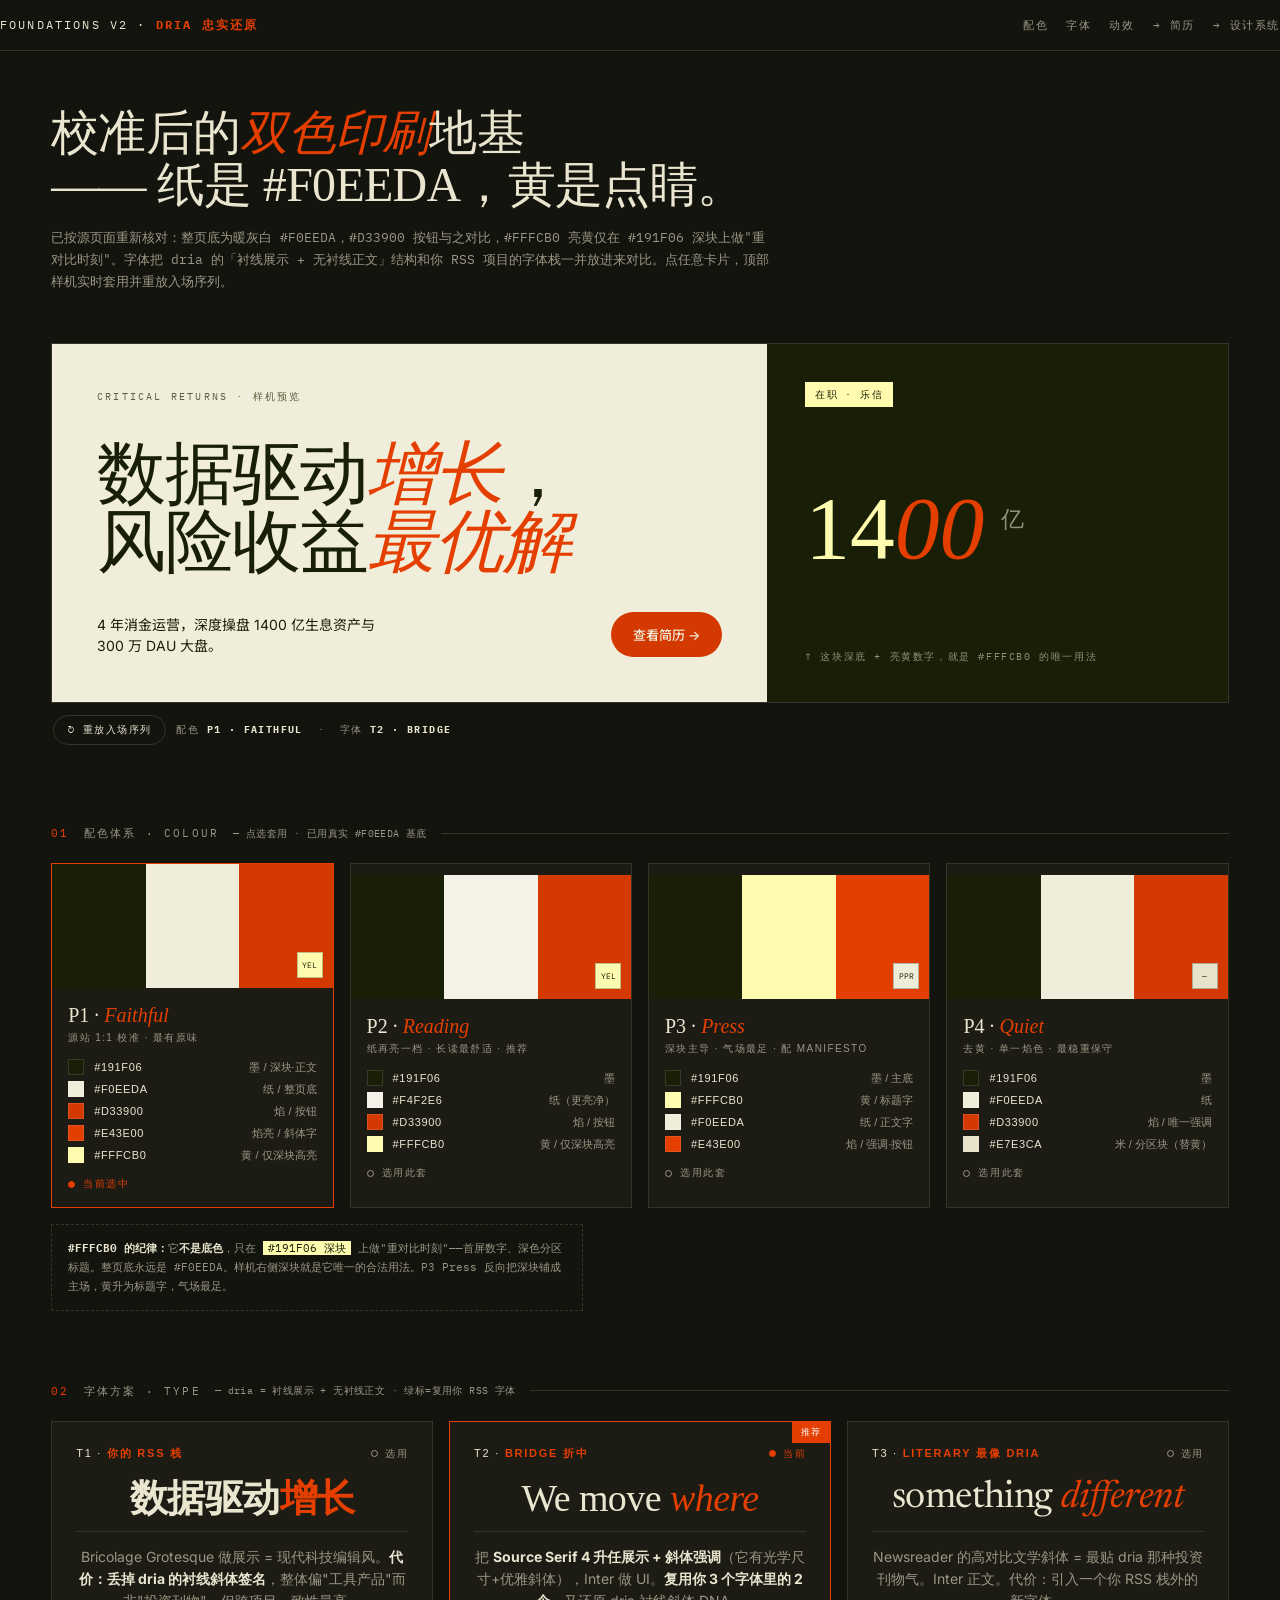
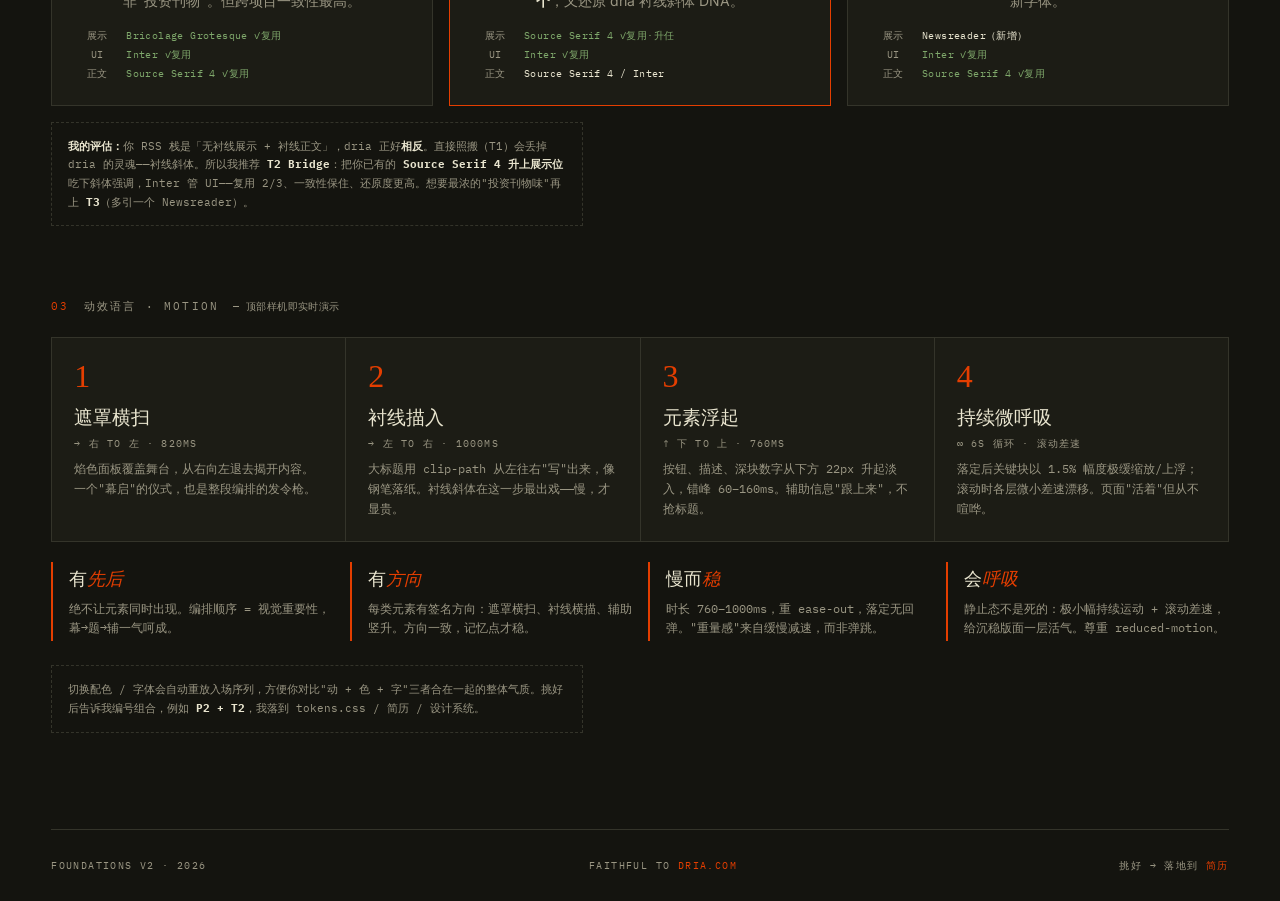
<file: design-system/foundations.html>
<!DOCTYPE html>
<html lang="zh-CN">
<head>
<meta charset="UTF-8">
<meta name="viewport" content="width=device-width, initial-scale=1.0">
<title>Foundations v2 · 配色与字体选型 · dria 忠实还原</title>
<link rel="preconnect" href="https://fonts.googleapis.com">
<link rel="preconnect" href="https://fonts.gstatic.com" crossorigin>
<link href="https://fonts.googleapis.com/css2?family=Source+Serif+4:ital,opsz,wght@0,8..60,300..600;1,8..60,300..600&family=Newsreader:ital,opsz,wght@0,6..72,300..600;1,6..72,300..600&family=Bricolage+Grotesque:opsz,wght@10..48,300..700&family=Inter:wght@300;400;500;600&family=IBM+Plex+Mono:wght@400;500&family=Noto+Serif+SC:wght@300;400;600&family=Noto+Sans+SC:wght@300;400;500&display=swap" rel="stylesheet">
<style>
:root {
  /* default specimen tokens = P1 Faithful + T2 Bridge */
  --sp-ink:    #191F06;
  --sp-paper:  #F0EEDA;
  --sp-flame:  #D33900;
  --sp-flame2: #E43E00;
  --sp-yellow: #FFFCB0;
  --sp-rule:   rgba(25,31,6,0.18);
  --sp-muted:  #5A5F3F;

  --sp-serif: 'Source Serif 4', 'Noto Serif SC', Georgia, serif;
  --sp-sans:  'Inter', 'Noto Sans SC', system-ui, sans-serif;

  --mono: 'IBM Plex Mono', monospace;

  --ease: cubic-bezier(0.16, 1, 0.3, 1);
  --ease-heavy: cubic-bezier(0.22, 1, 0.36, 1);

  /* page chrome (fixed, neutral dark) */
  --bg:   #14140F;
  --bg2:  #1C1C15;
  --line: #34342A;
  --txt:  #E9E5CF;
  --txt2: #9A9683;
  --flame-ui: #E43E00;
}

* { box-sizing: border-box; margin: 0; padding: 0; }

body {
  background: var(--bg);
  color: var(--txt);
  font-family: var(--mono);
  -webkit-font-smoothing: antialiased;
  line-height: 1.5;
}

.wrap { max-width: 1280px; margin: 0 auto; padding: 0 clamp(20px, 4vw, 56px); }

/* ---------- page header ---------- */
.ph {
  border-bottom: 1px solid var(--line);
  position: sticky; top: 0; z-index: 50;
  background: color-mix(in srgb, var(--bg) 90%, transparent);
  backdrop-filter: blur(10px);
}
.ph-in { display: flex; align-items: baseline; justify-content: space-between; padding: 16px 0; gap: 20px; flex-wrap: wrap; }
.ph-title { font-size: 12px; letter-spacing: 0.18em; text-transform: uppercase; color: var(--txt); }
.ph-title b { color: var(--flame-ui); }
.ph-links { display: flex; gap: 18px; }
.ph-links a { color: var(--txt2); font-size: 11px; letter-spacing: 0.14em; text-transform: uppercase; text-decoration: none; transition: color .2s; }
.ph-links a:hover { color: var(--flame-ui); }

.intro { padding: clamp(28px,5vw,56px) 0 clamp(20px,3vw,32px); max-width: 72ch; }
.intro h1 { font-family: var(--sp-serif); font-weight: 400; font-size: clamp(28px,4vw,48px); line-height: 1.08; color: var(--txt); letter-spacing: -0.015em; margin-bottom: 16px; }
.intro h1 em { font-style: italic; color: var(--flame-ui); }
.intro p { color: var(--txt2); font-family: var(--mono); font-size: 13px; line-height: 1.7; }

.lab { font-size: 11px; letter-spacing: 0.2em; text-transform: uppercase; color: var(--txt2); display: flex; align-items: center; gap: 14px; margin: clamp(40px,6vw,72px) 0 22px; }
.lab::after { content: ''; flex: 1; height: 1px; background: var(--line); }
.lab .ix { color: var(--flame-ui); }
.lab .hint { flex: none; color: var(--txt2); text-transform: none; letter-spacing: 0.04em; font-size: 10px; }
.lab.solo::after { display: none; }

/* ============================================================
   LIVE SPECIMEN
   ============================================================ */
.specimen-shell { position: sticky; top: 53px; z-index: 40; padding-top: 18px; padding-bottom: 8px; background: linear-gradient(var(--bg) 72%, transparent); }
.specimen {
  position: relative;
  background: var(--sp-paper);
  color: var(--sp-ink);
  border: 1px solid var(--line);
  overflow: hidden;
  min-height: 360px;
  display: grid;
  grid-template-columns: 1.55fr 1fr;
}
@media (max-width: 760px) { .specimen { grid-template-columns: 1fr; min-height: 320px; } }

/* base = revealed end-state, so reduced-motion / non-animated loads show the content (cover only re-appears as the wipe's start frame while .play animates) */
.sp-cover { position: absolute; inset: 0; z-index: 6; background: var(--sp-flame); transform-origin: right center; transform: scaleX(0); }
.sp-main { padding: clamp(24px,3.5vw,46px); display: flex; flex-direction: column; justify-content: space-between; gap: 22px; position: relative; z-index: 2; }
.sp-eye { font-family: var(--mono); font-size: 10px; letter-spacing: 0.22em; text-transform: uppercase; color: var(--sp-muted); }
.sp-head {
  font-family: var(--sp-serif); font-weight: 400;
  font-size: clamp(34px, 5.4vw, 74px); line-height: 0.99; letter-spacing: -0.02em; color: var(--sp-ink);
}
.sp-head em { font-style: italic; color: var(--sp-flame2); }
.sp-bottom { display: flex; align-items: flex-end; justify-content: space-between; gap: 20px; flex-wrap: wrap; }
.sp-desc { font-family: var(--sp-sans); font-size: 14px; line-height: 1.55; color: var(--sp-ink); max-width: 34ch; }
.sp-btn {
  font-family: var(--sp-sans); font-weight: 500; font-size: 13px;
  background: var(--sp-flame); color: var(--sp-paper);
  border: none; padding: 13px 22px; border-radius: 999px; cursor: pointer; white-space: nowrap;
  transition: transform .2s var(--ease), background .2s;
}
.sp-btn:hover { background: var(--sp-flame2); transform: translateY(-2px); }

/* dark side block = where #FFFCB0 highlight lives */
.sp-side {
  background: var(--sp-ink); color: var(--sp-paper);
  padding: clamp(24px,3vw,40px); display: flex; flex-direction: column; justify-content: space-between; gap: 18px;
  position: relative; z-index: 2;
}
.sp-side .num { font-family: var(--sp-serif); font-size: clamp(48px,7vw,104px); line-height: 0.9; color: var(--sp-yellow); }
.sp-side .num em { font-style: italic; color: var(--sp-flame2); }
.sp-side .cap { font-family: var(--mono); font-size: 10px; letter-spacing: 0.16em; text-transform: uppercase; color: color-mix(in srgb, var(--sp-paper) 55%, transparent); }
.sp-side .yellow-tab { align-self: flex-start; background: var(--sp-yellow); color: var(--sp-ink); font-family: var(--mono); font-size: 10px; letter-spacing: 0.14em; text-transform: uppercase; padding: 5px 10px; }

/* choreography — 默认播放（本页即动效演示场，不被系统 reduced-motion 静音） */
  .specimen.play .sp-cover { animation: cover-wipe 820ms var(--ease-heavy) forwards; }
  .specimen.play .sp-head  { clip-path: inset(0 100% 0 0); animation: serif-draw 1000ms var(--ease) 360ms forwards; }
  .specimen.play .sp-eye   { opacity: 0; animation: rise 700ms var(--ease) 300ms forwards; }
  .specimen.play .sp-desc,
  .specimen.play .sp-btn   { opacity: 0; animation: rise 760ms var(--ease) 760ms forwards; }
  .specimen.play .sp-side > *{ opacity: 0; animation: rise 760ms var(--ease) 600ms forwards; }
  .specimen.play .sp-side  { opacity: 0; animation: side-fade 700ms var(--ease) 500ms forwards; }
  .specimen.breathe .sp-side .num { animation: breathe 6s ease-in-out 1.8s infinite; }
@keyframes cover-wipe { from { transform: scaleX(1); } to { transform: scaleX(0); } }
@keyframes serif-draw { from { clip-path: inset(0 100% 0 0); } to { clip-path: inset(0 0 0 0); } }
@keyframes rise { from { opacity: 0; transform: translateY(22px); } to { opacity: 1; transform: translateY(0); } }
@keyframes side-fade { from { opacity: 0; } to { opacity: 1; } }
@keyframes breathe { 0%,100% { transform: translateY(0) scale(1); } 50% { transform: translateY(-3px) scale(1.015); } }

.sp-controls { display: flex; gap: 10px; align-items: center; padding: 12px 2px 0; flex-wrap: wrap; }
.sp-controls .now { font-size: 10px; letter-spacing: 0.14em; text-transform: uppercase; color: var(--txt2); }
.sp-controls .now b { color: var(--txt); }
.replay { font-family: var(--mono); font-size: 10px; letter-spacing: 0.14em; text-transform: uppercase; background: transparent; color: var(--txt); border: 1px solid var(--line); padding: 7px 14px; border-radius: 999px; cursor: pointer; transition: border-color .2s, color .2s; }
.replay:hover { border-color: var(--flame-ui); color: var(--flame-ui); }

/* ============================================================
   PALETTE OPTIONS
   ============================================================ */
.opt-grid { display: grid; grid-template-columns: repeat(auto-fill, minmax(280px, 1fr)); gap: 16px; }
.pal { border: 1px solid var(--line); background: var(--bg2); cursor: pointer; transition: border-color .25s, transform .25s var(--ease); overflow: hidden; text-align: left; }
.pal:hover { border-color: #56564a; transform: translateY(-3px); }
.pal.sel { border-color: var(--flame-ui); }
.pal-preview { height: 124px; display: flex; position: relative; }
.pal-preview span { flex: 1; }
.pal-preview .yhint { position: absolute; right: 10px; bottom: 10px; width: 26px; height: 26px; border: 1px solid rgba(0,0,0,0.25); font-family: var(--mono); font-size: 8px; display: flex; align-items: center; justify-content: center; color: #191F06; }
.pal-body { padding: 16px; }
.pal-name { font-family: var(--sp-serif); font-size: 20px; color: var(--txt); margin-bottom: 4px; }
.pal-name em { font-style: italic; color: var(--flame-ui); }
.pal-tag { font-size: 10px; letter-spacing: 0.14em; text-transform: uppercase; color: var(--txt2); margin-bottom: 14px; }
.pal-swatches { display: flex; flex-direction: column; gap: 6px; }
.pal-sw { display: flex; align-items: center; gap: 10px; font-size: 11px; }
.pal-sw .chip { width: 16px; height: 16px; border: 1px solid rgba(255,255,255,0.12); flex-shrink: 0; }
.pal-sw .hex { color: var(--txt); letter-spacing: 0.06em; }
.pal-sw .role { color: var(--txt2); margin-left: auto; }
.pal-pick { margin-top: 14px; font-size: 10px; letter-spacing: 0.16em; text-transform: uppercase; color: var(--txt2); display: flex; align-items: center; gap: 8px; }
.pal.sel .pal-pick { color: var(--flame-ui); }
.pal-pick .dot { width: 7px; height: 7px; border-radius: 50%; border: 1px solid currentColor; }
.pal.sel .pal-pick .dot { background: var(--flame-ui); border-color: var(--flame-ui); }

/* ============================================================
   TYPE OPTIONS
   ============================================================ */
.type-grid { display: grid; grid-template-columns: repeat(auto-fill, minmax(360px, 1fr)); gap: 16px; }
.typ { border: 1px solid var(--line); background: var(--bg2); cursor: pointer; padding: 24px; transition: border-color .25s, transform .25s var(--ease); position: relative; }
.typ:hover { border-color: #56564a; transform: translateY(-3px); }
.typ.sel { border-color: var(--flame-ui); }
.typ.rec::after { content: '推荐'; position: absolute; top: 0; right: 0; background: var(--flame-ui); color: #fff; font-family: var(--mono); font-size: 9px; letter-spacing: 0.12em; padding: 4px 9px; }
.typ-top { display: flex; justify-content: space-between; align-items: baseline; margin-bottom: 18px; gap: 12px; }
.typ-name { font-size: 11px; letter-spacing: 0.16em; text-transform: uppercase; color: var(--txt); }
.typ-name b { color: var(--flame-ui); }
.typ-pick { font-size: 10px; letter-spacing: 0.14em; text-transform: uppercase; color: var(--txt2); display: flex; align-items: center; gap: 7px; white-space: nowrap; }
.typ.sel .typ-pick { color: var(--flame-ui); }
.typ-pick .dot { width: 7px; height: 7px; border-radius: 50%; border: 1px solid currentColor; }
.typ.sel .typ-pick .dot { background: var(--flame-ui); border-color: var(--flame-ui); }
.typ-spec-serif { font-weight: 400; font-size: 38px; line-height: 1.04; color: var(--txt); letter-spacing: -0.015em; margin-bottom: 6px; }
.typ-spec-serif em { font-style: italic; color: var(--flame-ui); }
.typ-spec-sans { font-size: 14px; line-height: 1.6; color: var(--txt2); margin-top: 12px; padding-top: 14px; border-top: 1px solid var(--line); }
.typ-roles { display: flex; flex-direction: column; gap: 5px; font-family: var(--mono); font-size: 10px; color: var(--txt2); margin-top: 16px; }
.typ-roles div { display: flex; gap: 8px; }
.typ-roles .rk { color: var(--txt2); width: 42px; flex: none; }
.typ-roles .rv { color: var(--txt); letter-spacing: 0.04em; }
.typ-roles .reuse { color: #7FA86B; }

/* ============================================================
   MOTION SPEC
   ============================================================ */
.motion-spec { display: grid; grid-template-columns: repeat(auto-fill, minmax(240px,1fr)); gap: 1px; background: var(--line); border: 1px solid var(--line); }
.ms-card { background: var(--bg2); padding: 22px; }
.ms-card .step { font-family: var(--sp-serif); font-size: 32px; color: var(--flame-ui); line-height: 1; margin-bottom: 12px; }
.ms-card h4 { font-family: var(--sp-serif); font-weight: 400; font-size: 19px; color: var(--txt); margin-bottom: 8px; }
.ms-card h4 .dir { font-family: var(--mono); font-size: 10px; letter-spacing: 0.12em; color: var(--txt2); display: block; margin-top: 4px; text-transform: uppercase; }
.ms-card p { font-size: 12px; line-height: 1.65; color: var(--txt2); }

.principles { display: grid; grid-template-columns: repeat(auto-fill, minmax(280px,1fr)); gap: 16px; margin-top: 20px; }
.principle { border-left: 2px solid var(--flame-ui); padding: 4px 0 4px 16px; }
.principle h5 { font-family: var(--sp-serif); font-weight: 400; font-size: 18px; color: var(--txt); margin-bottom: 6px; }
.principle h5 em { font-style: italic; color: var(--flame-ui); }
.principle p { font-size: 12px; line-height: 1.6; color: var(--txt2); }

footer.pf { border-top: 1px solid var(--line); margin-top: clamp(56px,8vw,96px); padding: 28px 0; display: flex; justify-content: space-between; gap: 16px; flex-wrap: wrap; }
footer.pf span { font-size: 10px; letter-spacing: 0.14em; text-transform: uppercase; color: var(--txt2); }
footer.pf a { color: var(--flame-ui); text-decoration: none; }

.note { font-size: 11px; line-height: 1.7; color: var(--txt2); max-width: 76ch; margin-top: 16px; padding: 14px 16px; border: 1px dashed var(--line); }
.note b { color: var(--txt); }
.note .y { background: #FFFCB0; color: #191F06; padding: 0 5px; }
</style>
</head>
<body>

<header class="ph">
  <div class="wrap ph-in">
    <div class="ph-title">Foundations v2 · <b>dria 忠实还原</b></div>
    <nav class="ph-links">
      <a href="#palette">配色</a>
      <a href="#type">字体</a>
      <a href="#motion">动效</a>
      <a href="../index.html">→ 简历</a>
      <a href="design-system.html">→ 设计系统</a>
    </nav>
  </div>
</header>

<div class="wrap">

  <div class="intro">
    <h1>校准后的<em>双色印刷</em>地基<br>—— 纸是 #F0EEDA，黄是点睛。</h1>
    <p>已按源页面重新核对：整页底为暖灰白 #F0EEDA，#D33900 按钮与之对比，#FFFCB0 亮黄仅在 #191F06 深块上做"重对比时刻"。字体把 dria 的「衬线展示 + 无衬线正文」结构和你 RSS 项目的字体栈一并放进来对比。点任意卡片，顶部样机实时套用并重放入场序列。</p>
  </div>

  <!-- LIVE SPECIMEN -->
  <div class="specimen-shell">
    <div class="specimen play breathe" id="specimen">
      <div class="sp-cover"></div>
      <div class="sp-main">
        <div class="sp-eye">Critical Returns · 样机预览</div>
        <h2 class="sp-head">数据驱动<em>增长</em>，<br>风险收益<em>最优解</em></h2>
        <div class="sp-bottom">
          <p class="sp-desc">4 年消金运营，深度操盘 1400 亿生息资产与 300 万 DAU 大盘。</p>
          <button class="sp-btn">查看简历 →</button>
        </div>
      </div>
      <div class="sp-side">
        <span class="yellow-tab">在职 · 乐信</span>
        <div class="num">14<em>00</em><span style="font-size:0.26em;font-family:var(--mono);vertical-align:super;letter-spacing:0.1em;color:color-mix(in srgb,var(--sp-paper) 55%,transparent)"> 亿</span></div>
        <div class="cap">↑ 这块深底 + 亮黄数字，就是 #FFFCB0 的唯一用法</div>
      </div>
    </div>
    <div class="sp-controls">
      <button class="replay" onclick="replay()">↻ 重放入场序列</button>
      <span class="now">配色 <b id="now-pal">P1 · Faithful</b> &nbsp;·&nbsp; 字体 <b id="now-typ">T2 · Bridge</b></span>
    </div>
  </div>

  <!-- ============ PALETTE ============ -->
  <div class="lab" id="palette"><span class="ix">01</span> 配色体系 · Colour <span class="hint">— 点选套用 · 已用真实 #F0EEDA 基底</span></div>
  <div class="opt-grid">

    <!-- P1 Faithful -->
    <button class="pal sel" data-pal="1" data-name="Faithful"
      data-ink="#191F06" data-paper="#F0EEDA" data-flame="#D33900" data-flame2="#E43E00" data-yellow="#FFFCB0" data-muted="#5A5F3F" data-rule="rgba(25,31,6,0.18)">
      <div class="pal-preview">
        <span style="background:#191F06"></span>
        <span style="background:#F0EEDA"></span>
        <span style="background:#D33900"></span>
        <span class="yhint" style="background:#FFFCB0">YEL</span>
      </div>
      <div class="pal-body">
        <div class="pal-name">P1 · <em>Faithful</em></div>
        <div class="pal-tag">源站 1:1 校准 · 最有原味</div>
        <div class="pal-swatches">
          <div class="pal-sw"><span class="chip" style="background:#191F06"></span><span class="hex">#191F06</span><span class="role">墨 / 深块·正文</span></div>
          <div class="pal-sw"><span class="chip" style="background:#F0EEDA"></span><span class="hex">#F0EEDA</span><span class="role">纸 / 整页底</span></div>
          <div class="pal-sw"><span class="chip" style="background:#D33900"></span><span class="hex">#D33900</span><span class="role">焰 / 按钮</span></div>
          <div class="pal-sw"><span class="chip" style="background:#E43E00"></span><span class="hex">#E43E00</span><span class="role">焰亮 / 斜体字</span></div>
          <div class="pal-sw"><span class="chip" style="background:#FFFCB0"></span><span class="hex">#FFFCB0</span><span class="role">黄 / 仅深块高亮</span></div>
        </div>
        <div class="pal-pick"><span class="dot"></span> 当前选中</div>
      </div>
    </button>

    <!-- P2 Reading -->
    <button class="pal" data-pal="2" data-name="Reading"
      data-ink="#191F06" data-paper="#F4F2E6" data-flame="#D33900" data-flame2="#E43E00" data-yellow="#FFFCB0" data-muted="#62674A" data-rule="rgba(25,31,6,0.14)">
      <div class="pal-preview">
        <span style="background:#191F06"></span>
        <span style="background:#F4F2E6"></span>
        <span style="background:#D33900"></span>
        <span class="yhint" style="background:#FFFCB0">YEL</span>
      </div>
      <div class="pal-body">
        <div class="pal-name">P2 · <em>Reading</em></div>
        <div class="pal-tag">纸再亮一档 · 长读最舒适 · 推荐</div>
        <div class="pal-swatches">
          <div class="pal-sw"><span class="chip" style="background:#191F06"></span><span class="hex">#191F06</span><span class="role">墨</span></div>
          <div class="pal-sw"><span class="chip" style="background:#F4F2E6"></span><span class="hex">#F4F2E6</span><span class="role">纸（更亮净）</span></div>
          <div class="pal-sw"><span class="chip" style="background:#D33900"></span><span class="hex">#D33900</span><span class="role">焰 / 按钮</span></div>
          <div class="pal-sw"><span class="chip" style="background:#FFFCB0"></span><span class="hex">#FFFCB0</span><span class="role">黄 / 仅深块高亮</span></div>
        </div>
        <div class="pal-pick"><span class="dot"></span> 选用此套</div>
      </div>
    </button>

    <!-- P3 Press -->
    <button class="pal" data-pal="3" data-name="Press"
      data-ink="#0F1305" data-paper="#191F06" data-flame="#E43E00" data-flame2="#FF5A1F" data-yellow="#FFFCB0" data-muted="#8A8F6E" data-rule="rgba(240,238,218,0.16)">
      <div class="pal-preview">
        <span style="background:#191F06"></span>
        <span style="background:#FFFCB0"></span>
        <span style="background:#E43E00"></span>
        <span class="yhint" style="background:#F0EEDA">PPR</span>
      </div>
      <div class="pal-body">
        <div class="pal-name">P3 · <em>Press</em></div>
        <div class="pal-tag">深块主导 · 气场最足 · 配 Manifesto</div>
        <div class="pal-swatches">
          <div class="pal-sw"><span class="chip" style="background:#191F06"></span><span class="hex">#191F06</span><span class="role">墨 / 主底</span></div>
          <div class="pal-sw"><span class="chip" style="background:#FFFCB0"></span><span class="hex">#FFFCB0</span><span class="role">黄 / 标题字</span></div>
          <div class="pal-sw"><span class="chip" style="background:#F0EEDA"></span><span class="hex">#F0EEDA</span><span class="role">纸 / 正文字</span></div>
          <div class="pal-sw"><span class="chip" style="background:#E43E00"></span><span class="hex">#E43E00</span><span class="role">焰 / 强调·按钮</span></div>
        </div>
        <div class="pal-pick"><span class="dot"></span> 选用此套</div>
      </div>
    </button>

    <!-- P4 Quiet -->
    <button class="pal" data-pal="4" data-name="Quiet"
      data-ink="#191F06" data-paper="#F0EEDA" data-flame="#D33900" data-flame2="#D33900" data-yellow="#E7E3CA" data-muted="#5A5F3F" data-rule="rgba(25,31,6,0.14)">
      <div class="pal-preview">
        <span style="background:#191F06"></span>
        <span style="background:#F0EEDA"></span>
        <span style="background:#D33900"></span>
        <span class="yhint" style="background:#E7E3CA">—</span>
      </div>
      <div class="pal-body">
        <div class="pal-name">P4 · <em>Quiet</em></div>
        <div class="pal-tag">去黄 · 单一焰色 · 最稳重保守</div>
        <div class="pal-swatches">
          <div class="pal-sw"><span class="chip" style="background:#191F06"></span><span class="hex">#191F06</span><span class="role">墨</span></div>
          <div class="pal-sw"><span class="chip" style="background:#F0EEDA"></span><span class="hex">#F0EEDA</span><span class="role">纸</span></div>
          <div class="pal-sw"><span class="chip" style="background:#D33900"></span><span class="hex">#D33900</span><span class="role">焰 / 唯一强调</span></div>
          <div class="pal-sw"><span class="chip" style="background:#E7E3CA"></span><span class="hex">#E7E3CA</span><span class="role">米 / 分区块（替黄）</span></div>
        </div>
        <div class="pal-pick"><span class="dot"></span> 选用此套</div>
      </div>
    </button>

  </div>

  <div class="note">
    <b>#FFFCB0 的纪律：</b>它<b>不是底色</b>，只在 <span class="y">#191F06 深块</span> 上做"重对比时刻"——首屏数字、深色分区标题。整页底永远是 #F0EEDA。样机右侧深块就是它唯一的合法用法。P3 Press 反向把深块铺成主场，黄升为标题字，气场最足。
  </div>

  <!-- ============ TYPE ============ -->
  <div class="lab" id="type"><span class="ix">02</span> 字体方案 · Type <span class="hint">— dria = 衬线展示 + 无衬线正文 · 绿标=复用你 RSS 字体</span></div>
  <div class="type-grid">

    <!-- T1 Their Stack -->
    <button class="typ" data-typ="1" data-name="RSS Stack"
      data-serif="'Bricolage Grotesque','Noto Sans SC',sans-serif" data-sans="'Inter','Noto Sans SC',sans-serif" data-italic="0">
      <div class="typ-top">
        <div class="typ-name">T1 · <b>你的 RSS 栈</b></div>
        <div class="typ-pick"><span class="dot"></span> 选用</div>
      </div>
      <div class="typ-spec-serif" style="font-family:'Bricolage Grotesque',sans-serif;font-weight:600">数据驱动<span style="color:var(--flame-ui)">增长</span></div>
      <div class="typ-spec-sans" style="font-family:'Inter',sans-serif">Bricolage Grotesque 做展示 = 现代科技编辑风。<b style="color:var(--txt)">代价：丢掉 dria 的衬线斜体签名</b>，整体偏"工具产品"而非"投资刊物"。但跨项目一致性最高。</div>
      <div class="typ-roles">
        <div><span class="rk">展示</span><span class="rv reuse">Bricolage Grotesque ✓复用</span></div>
        <div><span class="rk">UI</span><span class="rv reuse">Inter ✓复用</span></div>
        <div><span class="rk">正文</span><span class="rv reuse">Source Serif 4 ✓复用</span></div>
      </div>
    </button>

    <!-- T2 Bridge (recommended) -->
    <button class="typ sel rec" data-typ="2" data-name="Bridge"
      data-serif="'Source Serif 4','Noto Serif SC',Georgia,serif" data-sans="'Inter','Noto Sans SC',sans-serif" data-italic="1">
      <div class="typ-top">
        <div class="typ-name">T2 · <b>Bridge 折中</b></div>
        <div class="typ-pick"><span class="dot"></span> 当前</div>
      </div>
      <div class="typ-spec-serif" style="font-family:'Source Serif 4',serif">We move <em style="font-family:'Source Serif 4',serif;font-style:italic">where</em></div>
      <div class="typ-spec-sans" style="font-family:'Inter',sans-serif">把 <b style="color:var(--txt)">Source Serif 4 升任展示 + 斜体强调</b>（它有光学尺寸+优雅斜体），Inter 做 UI。<b style="color:var(--txt)">复用你 3 个字体里的 2 个</b>，又还原 dria 衬线斜体 DNA。</div>
      <div class="typ-roles">
        <div><span class="rk">展示</span><span class="rv reuse">Source Serif 4 ✓复用·升任</span></div>
        <div><span class="rk">UI</span><span class="rv reuse">Inter ✓复用</span></div>
        <div><span class="rk">正文</span><span class="rv">Source Serif 4 / Inter</span></div>
      </div>
    </button>

    <!-- T3 Literary -->
    <button class="typ" data-typ="3" data-name="Literary"
      data-serif="'Newsreader','Noto Serif SC',serif" data-sans="'Inter','Noto Sans SC',sans-serif" data-italic="1">
      <div class="typ-top">
        <div class="typ-name">T3 · <b>Literary 最像 dria</b></div>
        <div class="typ-pick"><span class="dot"></span> 选用</div>
      </div>
      <div class="typ-spec-serif" style="font-family:'Newsreader',serif">something <em style="font-family:'Newsreader',serif;font-style:italic">different</em></div>
      <div class="typ-spec-sans" style="font-family:'Inter',sans-serif">Newsreader 的高对比文学斜体 = 最贴 dria 那种投资刊物气。Inter 正文。代价：引入一个你 RSS 栈外的新字体。</div>
      <div class="typ-roles">
        <div><span class="rk">展示</span><span class="rv">Newsreader（新增）</span></div>
        <div><span class="rk">UI</span><span class="rv reuse">Inter ✓复用</span></div>
        <div><span class="rk">正文</span><span class="rv reuse">Source Serif 4 ✓复用</span></div>
      </div>
    </button>

  </div>

  <div class="note">
    <b>我的评估：</b>你 RSS 栈是「无衬线展示 + 衬线正文」，dria 正好<b>相反</b>。直接照搬（T1）会丢掉 dria 的灵魂——衬线斜体。所以我推荐 <b>T2 Bridge</b>：把你已有的 <b>Source Serif 4 升上展示位</b>吃下斜体强调，Inter 管 UI——复用 2/3、一致性保住、还原度更高。想要最浓的"投资刊物味"再上 <b>T3</b>（多引一个 Newsreader）。
  </div>

  <!-- ============ MOTION ============ -->
  <div class="lab solo" id="motion"><span class="ix">03</span> 动效语言 · Motion <span class="hint">— 顶部样机即实时演示</span></div>

  <div class="motion-spec">
    <div class="ms-card">
      <div class="step">1</div>
      <h4>遮罩横扫<span class="dir">→ 右 to 左 · 820ms</span></h4>
      <p>焰色面板覆盖舞台，从右向左退去揭开内容。一个"幕启"的仪式，也是整段编排的发令枪。</p>
    </div>
    <div class="ms-card">
      <div class="step">2</div>
      <h4>衬线描入<span class="dir">→ 左 to 右 · 1000ms</span></h4>
      <p>大标题用 clip-path 从左往右"写"出来，像钢笔落纸。衬线斜体在这一步最出戏——慢，才显贵。</p>
    </div>
    <div class="ms-card">
      <div class="step">3</div>
      <h4>元素浮起<span class="dir">↑ 下 to 上 · 760ms</span></h4>
      <p>按钮、描述、深块数字从下方 22px 升起淡入，错峰 60–160ms。辅助信息"跟上来"，不抢标题。</p>
    </div>
    <div class="ms-card">
      <div class="step">4</div>
      <h4>持续微呼吸<span class="dir">∞ 6s 循环 · 滚动差速</span></h4>
      <p>落定后关键块以 1.5% 幅度极缓缩放/上浮；滚动时各层微小差速漂移。页面"活着"但从不喧哗。</p>
    </div>
  </div>

  <div class="principles">
    <div class="principle"><h5>有<em>先后</em></h5><p>绝不让元素同时出现。编排顺序 = 视觉重要性，幕→题→辅一气呵成。</p></div>
    <div class="principle"><h5>有<em>方向</em></h5><p>每类元素有签名方向：遮罩横扫、衬线横描、辅助竖升。方向一致，记忆点才稳。</p></div>
    <div class="principle"><h5>慢而<em>稳</em></h5><p>时长 760–1000ms，重 ease-out，落定无回弹。"重量感"来自缓慢减速，而非弹跳。</p></div>
    <div class="principle"><h5>会<em>呼吸</em></h5><p>静止态不是死的：极小幅持续运动 + 滚动差速，给沉稳版面一层活气。尊重 reduced-motion。</p></div>
  </div>

  <div class="note" style="margin-top:24px">
    切换配色 / 字体会自动重放入场序列，方便你对比"动 + 色 + 字"三者合在一起的整体气质。挑好后告诉我编号组合，例如 <b>P2 + T2</b>，我落到 tokens.css / 简历 / 设计系统。
  </div>

  <footer class="pf">
    <span>Foundations v2 · 2026</span>
    <span>Faithful to <a href="https://www.dria.com/" target="_blank" rel="noopener">dria.com</a></span>
    <span>挑好 → 落地到 <a href="../index.html">简历</a></span>
  </footer>

</div>

<script>
  const specimen = document.getElementById('specimen');
  const root = document.documentElement;

  function applyPalette(btn) {
    const d = btn.dataset;
    root.style.setProperty('--sp-ink', d.ink);
    root.style.setProperty('--sp-paper', d.paper);
    root.style.setProperty('--sp-flame', d.flame);
    root.style.setProperty('--sp-flame2', d.flame2);
    root.style.setProperty('--sp-yellow', d.yellow);
    root.style.setProperty('--sp-muted', d.muted);
    root.style.setProperty('--sp-rule', d.rule);
    document.querySelectorAll('.pal').forEach(p => p.classList.remove('sel'));
    btn.classList.add('sel');
    document.getElementById('now-pal').textContent = 'P' + d.pal + ' · ' + d.name;
  }

  function applyType(btn) {
    const d = btn.dataset;
    root.style.setProperty('--sp-serif', d.serif);
    root.style.setProperty('--sp-sans', d.sans);
    document.querySelectorAll('.typ').forEach(p => p.classList.remove('sel'));
    btn.classList.add('sel');
    document.getElementById('now-typ').textContent = 'T' + d.typ + ' · ' + d.name;
  }

  function replay() {
    specimen.classList.remove('play', 'breathe');
    void specimen.offsetWidth;
    specimen.classList.add('play');
    setTimeout(() => specimen.classList.add('breathe'), 1600);
  }

  document.querySelectorAll('.pal').forEach(btn => btn.addEventListener('click', () => { applyPalette(btn); replay(); }));
  document.querySelectorAll('.typ').forEach(btn => btn.addEventListener('click', () => { applyType(btn); replay(); }));

  window.addEventListener('load', () => setTimeout(replay, 300));
</script>

</body>
</html>
</file>
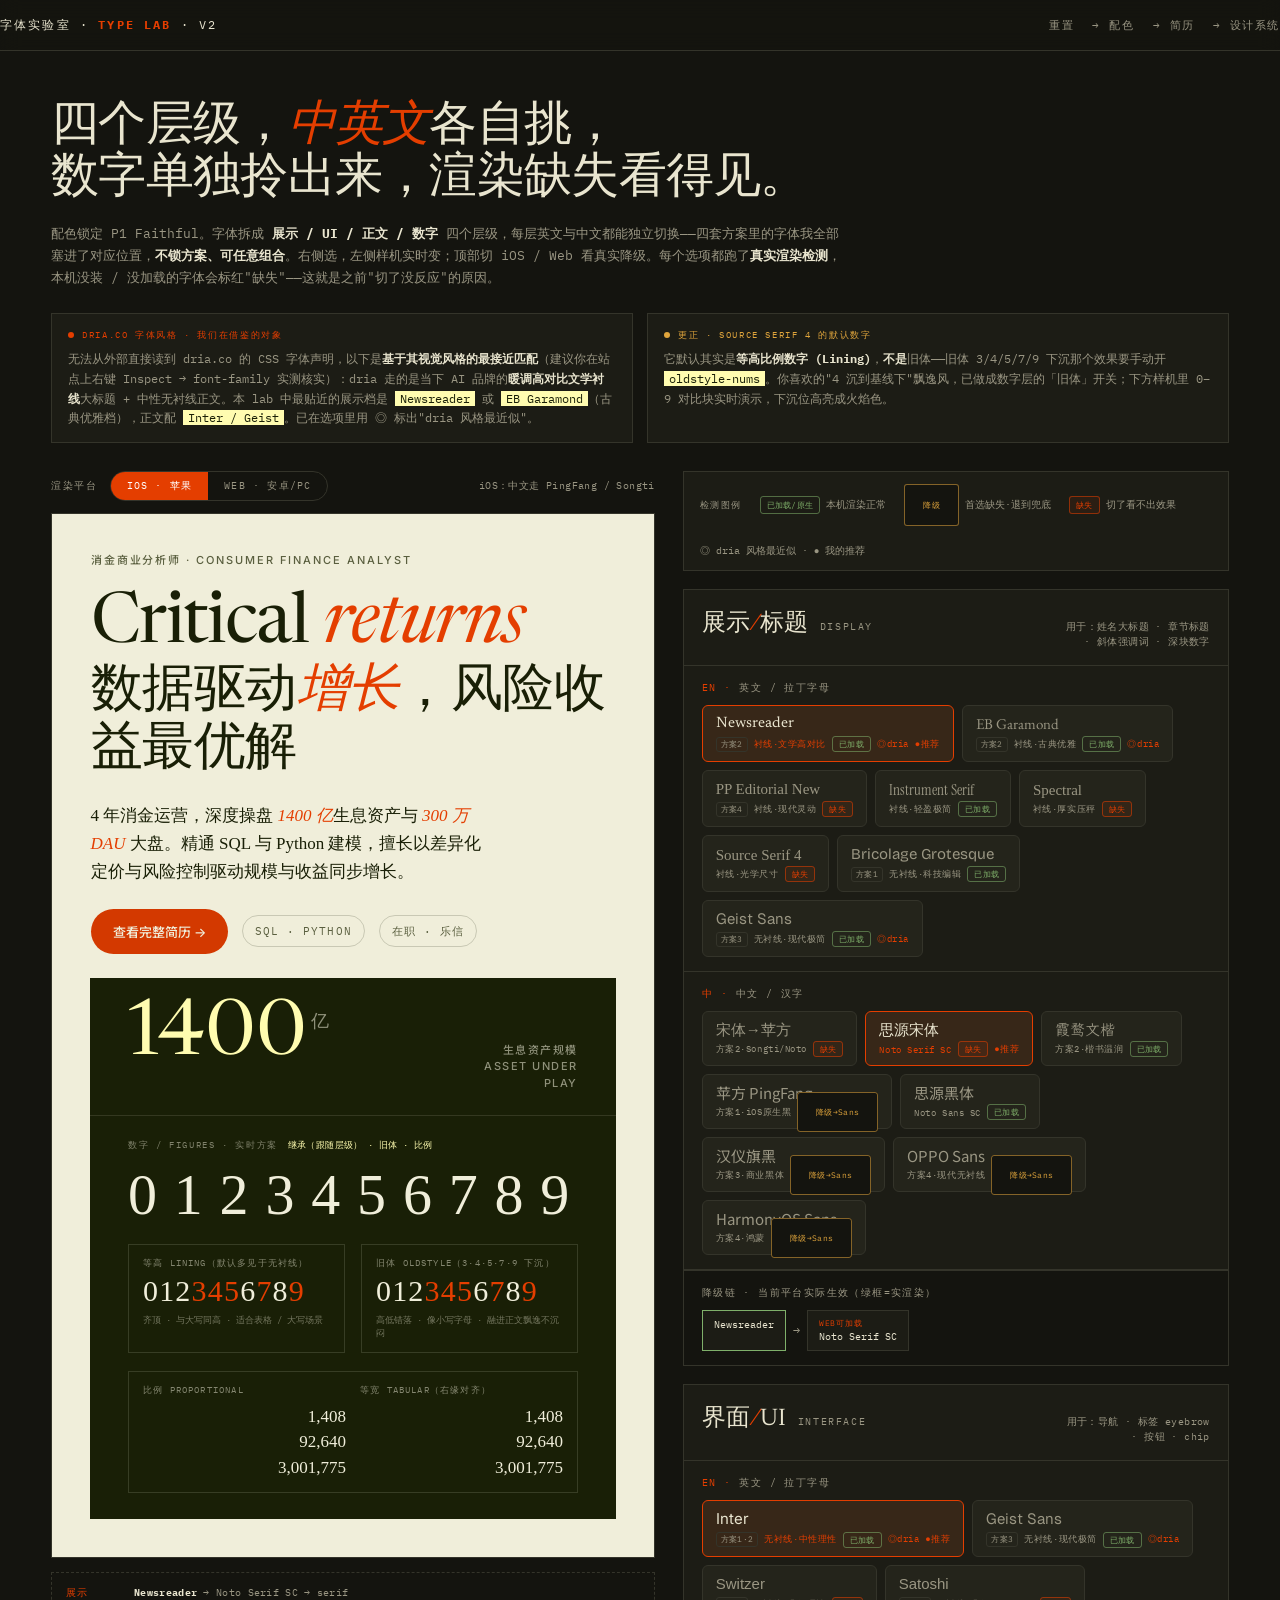
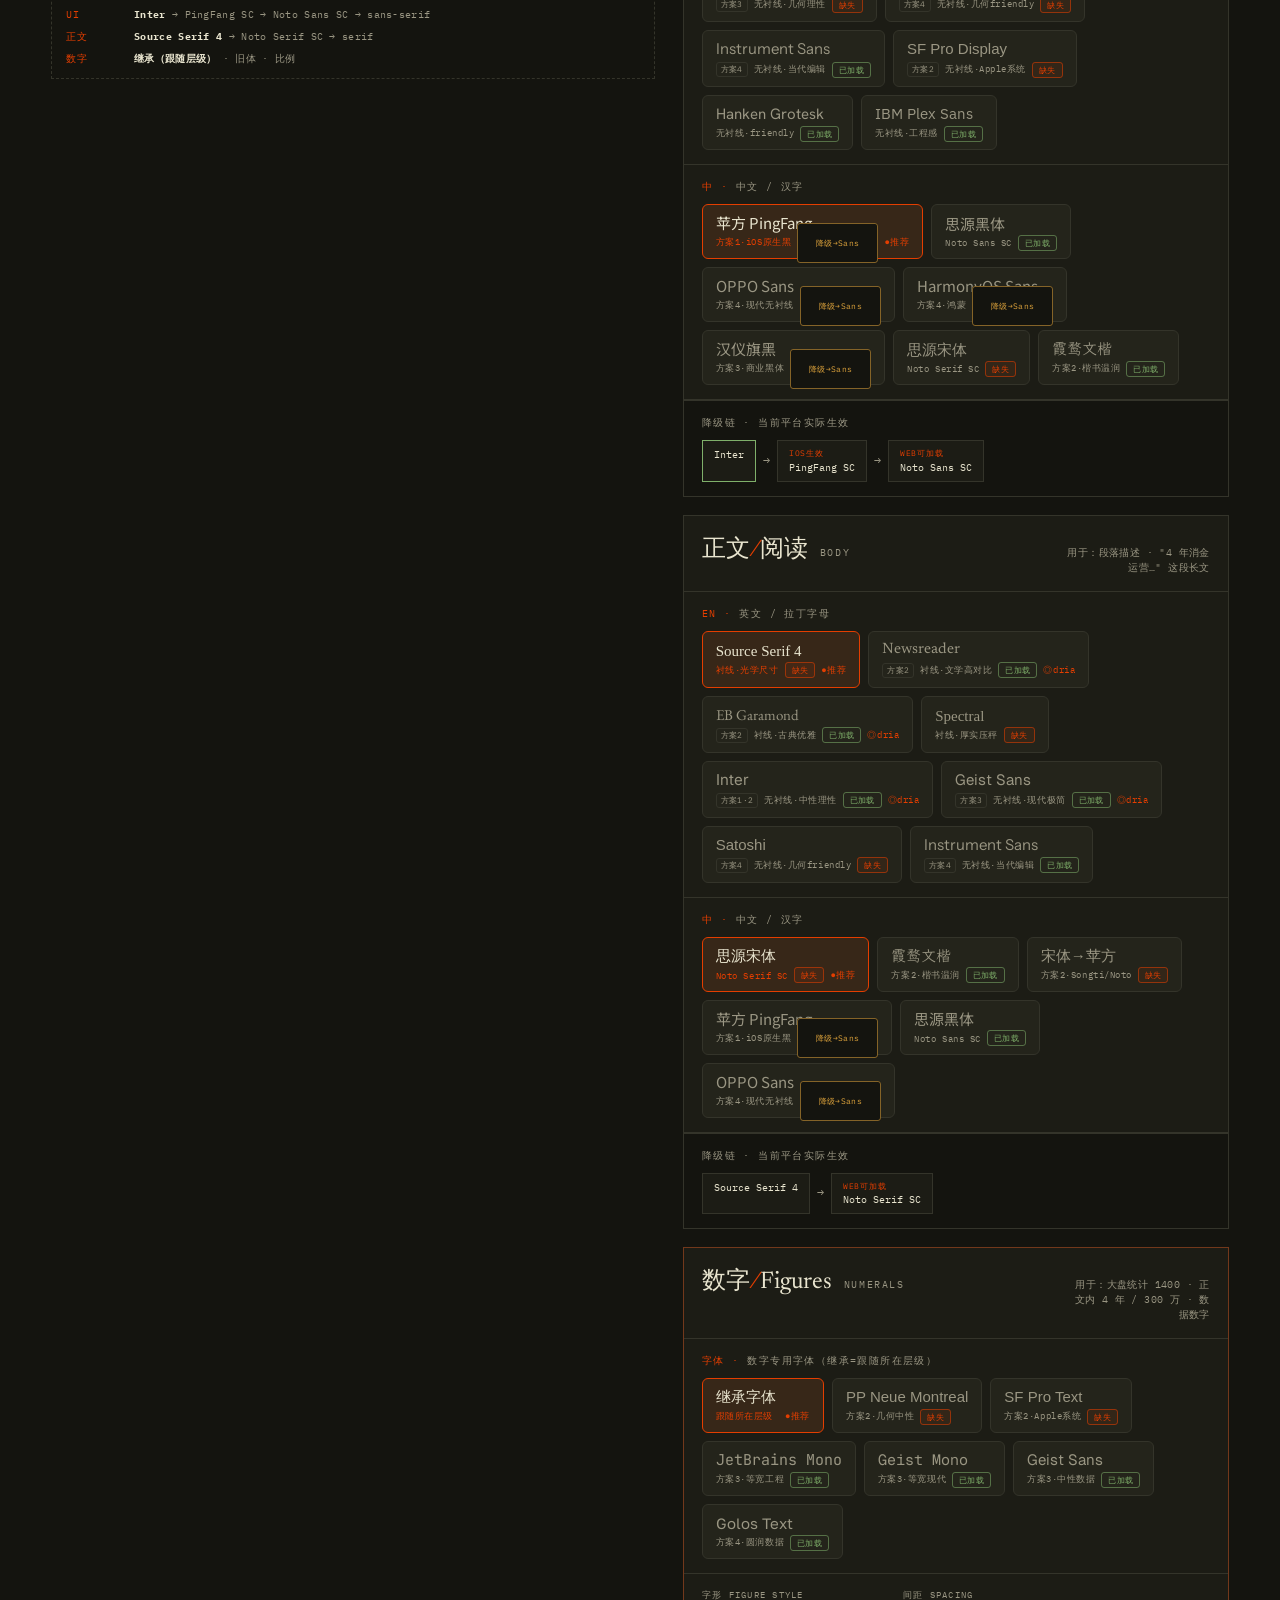
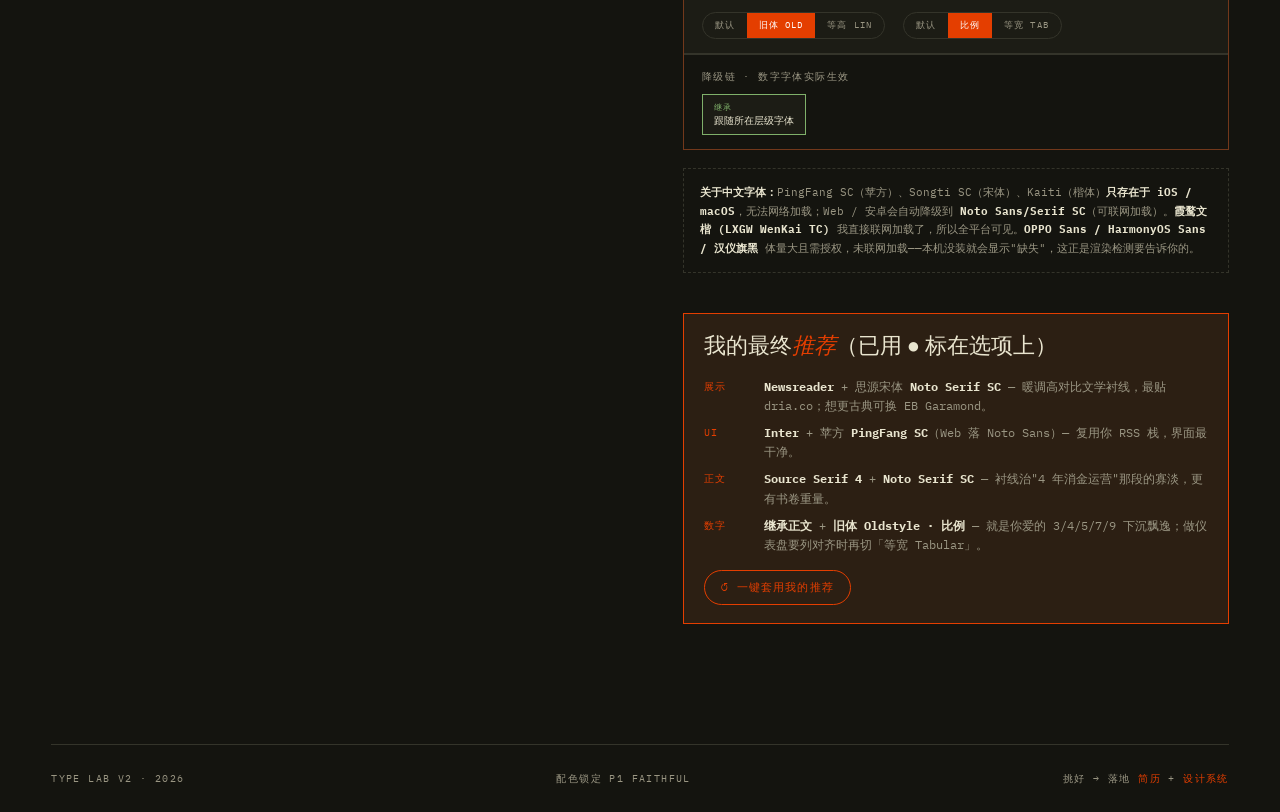
<file: design-system/type-lab.html>
<!DOCTYPE html>
<html lang="zh-CN">
<head>
<meta charset="UTF-8">
<meta name="viewport" content="width=device-width, initial-scale=1.0">
<title>字体实验室 · Type Lab · 三层级 + 数字 × 中英文 × 渲染检测</title>
<link rel="preconnect" href="https://fonts.googleapis.com">
<link rel="preconnect" href="https://fonts.gstatic.com" crossorigin>
<!-- batch 1: original families -->
<link href="https://fonts.googleapis.com/css2?family=Newsreader:ital,opsz,wght@0,6..72,300..600;1,6..72,300..600&family=Source+Serif+4:ital,opsz,wght@0,8..60,300..600;1,8..60,300..600&family=Instrument+Serif:ital@0;1&family=Spectral:ital,wght@0,300;0,400;0,500;0,600;1,400;1,500&family=Bricolage+Grotesque:opsz,wght@10..48,300..700&family=Inter:wght@300;400;500;600&family=IBM+Plex+Sans:wght@300;400;500;600&family=Hanken+Grotesk:wght@300;400;500;600&family=IBM+Plex+Mono:wght@400;500&family=Noto+Serif+SC:wght@300;400;500;600&family=Noto+Sans+SC:wght@300;400;500;600&display=swap" rel="stylesheet">
<!-- batch 2: scheme additions (Google) -->
<link href="https://fonts.googleapis.com/css2?family=EB+Garamond:ital,wght@0,400..700;1,400..600&family=Geist:wght@300..800&family=Geist+Mono:wght@400;500;600&family=Instrument+Sans:wght@400;500;600&family=JetBrains+Mono:wght@400;500;600&family=Golos+Text:wght@400;500;600&family=LXGW+WenKai+TC:wght@300;400;700&display=swap" rel="stylesheet">
<!-- batch 3: Fontshare (Switzer / Satoshi) -->
<link rel="stylesheet" href="https://api.fontshare.com/v2/css?f[]=switzer@300,400,500,600,700&f[]=satoshi@400,500,700&display=swap">
<style>
:root {
  /* ---- P1 Faithful (locked) ---- */
  --ink:    #191F06;
  --paper:  #F0EEDA;
  --flame:  #D33900;
  --flame2: #E43E00;
  --yellow: #FFFCB0;
  --muted:  #5A5F3F;
  --rule:   rgba(25,31,6,0.18);

  /* ---- resolved font roles (JS sets these) ---- */
  --f-display: 'Newsreader', 'Noto Serif SC', serif;
  --f-ui:      'Inter', 'Noto Sans SC', sans-serif;
  --f-body:    'Source Serif 4', 'Noto Serif SC', serif;
  /* --f-num: (set by JS only when a dedicated number font is chosen) */
  --num-variant: normal;

  /* chrome */
  --bg:   #14140F;
  --bg2:  #1C1C15;
  --bg3:  #24241B;
  --line: #34342A;
  --txt:  #E9E5CF;
  --txt2: #9A9683;
  --fl:   #E43E00;
  --mono: 'IBM Plex Mono', monospace;
  --ok:   #7FB06A;
  --warn: #E0A53C;
  --ease: cubic-bezier(0.16,1,0.3,1);
}
* { box-sizing: border-box; margin: 0; padding: 0; }
body { background: var(--bg); color: var(--txt); font-family: var(--mono); -webkit-font-smoothing: antialiased; line-height: 1.5; }
.wrap { max-width: 1340px; margin: 0 auto; padding: 0 clamp(20px,4vw,56px); }

/* header */
.ph { border-bottom: 1px solid var(--line); position: sticky; top: 0; z-index: 50; background: color-mix(in srgb, var(--bg) 90%, transparent); backdrop-filter: blur(10px); }
.ph-in { display: flex; align-items: baseline; justify-content: space-between; padding: 16px 0; gap: 20px; flex-wrap: wrap; }
.ph-title { font-size: 12px; letter-spacing: 0.18em; text-transform: uppercase; color: var(--txt); }
.ph-title b { color: var(--fl); }
.ph-links { display: flex; gap: 18px; }
.ph-links a { color: var(--txt2); font-size: 11px; letter-spacing: 0.14em; text-transform: uppercase; text-decoration: none; transition: color .2s; }
.ph-links a:hover { color: var(--fl); }

.intro { padding: clamp(28px,5vw,52px) 0 clamp(16px,3vw,24px); max-width: 80ch; }
.intro h1 { font-family: 'Newsreader', serif; font-weight: 400; font-size: clamp(28px,4vw,48px); line-height: 1.08; color: var(--txt); letter-spacing: -0.015em; margin-bottom: 16px; }
.intro h1 em { font-style: italic; color: var(--fl); }
.intro p { color: var(--txt2); font-size: 13px; line-height: 1.7; }
.intro p b { color: var(--txt); }

/* dria + correction strip */
.signals { display: grid; grid-template-columns: 1fr 1fr; gap: 14px; padding-bottom: clamp(18px,3vw,28px); }
@media (max-width: 760px){ .signals { grid-template-columns: 1fr; } }
.sig { border: 1px solid var(--line); background: var(--bg2); padding: 14px 16px; }
.sig .sig-k { font-size: 9px; letter-spacing: 0.18em; text-transform: uppercase; color: var(--fl); margin-bottom: 8px; display: flex; align-items: center; gap: 8px; }
.sig .sig-k .dot { width: 6px; height: 6px; border-radius: 50%; background: var(--fl); }
.sig p { font-size: 11.5px; line-height: 1.7; color: var(--txt2); }
.sig p b { color: var(--txt); }
.sig p .hl { background: #FFFCB0; color: #191F06; padding: 0 5px; }
.sig.warn .sig-k { color: var(--warn); }
.sig.warn .dot { background: var(--warn); }

/* ============ main grid: preview (sticky) + controls ============ */
.lab-grid { display: grid; grid-template-columns: 1.05fr 0.95fr; gap: 28px; align-items: start; padding-bottom: 80px; }
@media (max-width: 1000px) { .lab-grid { grid-template-columns: 1fr; } }

/* ---- LIVE PREVIEW (P1 colours) ---- */
.preview-col { position: sticky; top: 78px; }
@media (max-width: 1000px) { .preview-col { position: static; } }

.platform-bar { display: flex; gap: 8px; align-items: center; margin-bottom: 12px; flex-wrap: wrap; }
.platform-bar .pf-label { font-size: 10px; letter-spacing: 0.16em; text-transform: uppercase; color: var(--txt2); margin-right: 4px; }
.seg { display: inline-flex; border: 1px solid var(--line); border-radius: 999px; overflow: hidden; }
.seg button { background: transparent; color: var(--txt2); border: none; font-family: var(--mono); font-size: 10px; letter-spacing: 0.12em; text-transform: uppercase; padding: 7px 16px; cursor: pointer; transition: background .2s, color .2s; }
.seg button.on { background: var(--fl); color: #fff; }
.pf-note { font-size: 10px; color: var(--txt2); margin-left: auto; letter-spacing: 0.04em; }

.preview {
  background: var(--paper); color: var(--ink); border: 1px solid var(--line);
  padding: clamp(24px,3vw,40px); overflow: hidden;
}
.pv-eye { font-family: var(--f-ui); font-size: 11px; font-weight: 500; letter-spacing: 0.18em; text-transform: uppercase; color: var(--muted); margin-bottom: 22px; }
.pv-headEN { font-family: var(--f-display); font-weight: 400; font-size: clamp(40px,5.5vw,72px); line-height: 0.98; letter-spacing: -0.02em; color: var(--ink); margin-bottom: 4px; }
.pv-headEN em { font-style: italic; color: var(--flame2); }
.pv-headCN { font-family: var(--f-display); font-weight: 500; font-size: clamp(30px,4.4vw,52px); line-height: 1.12; letter-spacing: -0.01em; color: var(--ink); margin-bottom: 22px; }
.pv-headCN em { font-style: italic; color: var(--flame2); }
.pv-body { font-family: var(--f-body); font-size: 17px; line-height: 1.66; color: var(--ink); max-width: 46ch; margin-bottom: 14px; }
.pv-body .em { color: var(--flame2); font-style: italic; }
.pv-row { display: flex; align-items: center; gap: 14px; flex-wrap: wrap; margin-top: 22px; }
.pv-btn { font-family: var(--f-ui); font-weight: 500; font-size: 13px; background: var(--flame); color: var(--paper); border: none; padding: 13px 22px; border-radius: 999px; cursor: pointer; }
.pv-chip { font-family: var(--mono); font-size: 11px; letter-spacing: 0.1em; text-transform: uppercase; color: var(--muted); border: 1px solid var(--rule); padding: 7px 12px; border-radius: 999px; }

/* numbers obey the dedicated number role */
.num { font-family: var(--f-num, inherit); font-variant-numeric: var(--num-variant, normal); }

.pv-dark { background: var(--ink); margin: 24px -1px 0; padding: 24px clamp(24px,3vw,40px); display: flex; align-items: baseline; justify-content: space-between; gap: 16px; flex-wrap: wrap; }
.pv-num { font-family: var(--f-num, var(--f-display)); font-variant-numeric: var(--num-variant, normal); font-size: clamp(44px,6vw,84px); line-height: 0.9; color: var(--yellow); }
.pv-num em { font-style: italic; color: var(--flame2); }
.pv-num .u { font-family: var(--mono); font-variant-numeric: normal; font-size: 0.24em; vertical-align: super; letter-spacing: 0.08em; color: color-mix(in srgb, var(--paper) 55%, transparent); margin-left: 4px; }
.pv-num-cap { font-family: var(--f-ui); font-size: 11px; font-weight: 500; letter-spacing: 0.14em; text-transform: uppercase; color: color-mix(in srgb, var(--paper) 55%, transparent); max-width: 16ch; text-align: right; }

/* ---- FIGURES LAB (numbers playground) ---- */
.figlab { background: var(--ink); margin: 0 -1px -1px; padding: 22px clamp(24px,3vw,40px) 26px; border-top: 1px solid rgba(240,238,218,0.12); }
.figlab-head { font-family: var(--mono); font-size: 9px; letter-spacing: 0.18em; text-transform: uppercase; color: color-mix(in srgb, var(--paper) 48%, transparent); margin-bottom: 14px; display: flex; gap: 10px; align-items: baseline; flex-wrap: wrap; }
.figlab-head .live-stack { color: var(--yellow); letter-spacing: 0.04em; text-transform: none; font-size: 9px; }
.figlab-live { font-family: var(--f-num, var(--f-body)); font-variant-numeric: var(--num-variant, normal); font-size: clamp(34px,4.6vw,58px); line-height: 1; color: var(--paper); letter-spacing: 0.02em; margin-bottom: 20px; }
.figcmp { display: grid; grid-template-columns: 1fr 1fr; gap: 16px; margin-bottom: 18px; }
@media (max-width: 520px){ .figcmp { grid-template-columns: 1fr; } }
.figcmp .fc { border: 1px solid rgba(240,238,218,0.14); padding: 12px 14px; }
.figcmp .fc .lbl { font-family: var(--mono); font-size: 8.5px; letter-spacing: 0.14em; text-transform: uppercase; color: color-mix(in srgb, var(--paper) 50%, transparent); display: block; margin-bottom: 7px; }
.figcmp .fc .digits { font-family: 'Source Serif 4', Georgia, serif; font-size: 30px; line-height: 1; color: var(--paper); letter-spacing: 0.04em; }
.figcmp .fc.lining .digits { font-variant-numeric: lining-nums; font-feature-settings: 'lnum' 1, 'onum' 0; }
.figcmp .fc.oldstyle .digits { font-variant-numeric: oldstyle-nums; font-feature-settings: 'onum' 1, 'lnum' 0; }
.figcmp .fc .digits b { color: var(--flame2); font-weight: inherit; }
.figcmp .fc .micro { font-family: var(--mono); font-size: 8.5px; color: color-mix(in srgb, var(--paper) 42%, transparent); margin-top: 8px; line-height: 1.5; }
.figtab { border: 1px solid rgba(240,238,218,0.14); padding: 12px 14px; display: grid; grid-template-columns: 1fr 1fr; gap: 14px; }
@media (max-width: 520px){ .figtab { grid-template-columns: 1fr; } }
.figtab .ft-col .lbl { font-family: var(--mono); font-size: 8.5px; letter-spacing: 0.14em; text-transform: uppercase; color: color-mix(in srgb, var(--paper) 50%, transparent); display: block; margin-bottom: 7px; }
.figtab .ft-col .rows { font-family: var(--f-num, var(--f-body)); font-size: 17px; line-height: 1.5; color: var(--paper); text-align: right; }
.figtab .ft-col.prop .rows { font-variant-numeric: proportional-nums; }
.figtab .ft-col.tab .rows { font-variant-numeric: tabular-nums; }
.figtab .ft-col .rows div { display: block; }

/* current stack readout */
.stack-readout { margin-top: 14px; border: 1px dashed var(--line); padding: 12px 14px; display: flex; flex-direction: column; gap: 7px; }
.stack-readout .sr { display: flex; gap: 10px; font-size: 10px; line-height: 1.5; }
.stack-readout .sr .role { color: var(--fl); width: 58px; flex: none; letter-spacing: 0.1em; text-transform: uppercase; }
.stack-readout .sr .val { color: var(--txt2); letter-spacing: 0.03em; word-break: break-word; }
.stack-readout .sr .val b { color: var(--txt); }

/* ---- CONTROLS ---- */
.controls-col { display: flex; flex-direction: column; gap: 18px; }
.legend { border: 1px solid var(--line); background: var(--bg2); padding: 12px 16px; display: flex; gap: 18px; flex-wrap: wrap; align-items: center; }
.legend .lg-t { font-size: 9px; letter-spacing: 0.16em; text-transform: uppercase; color: var(--txt2); }
.legend .lg-i { display: inline-flex; align-items: center; gap: 6px; font-family: var(--mono); font-size: 9.5px; color: var(--txt2); }
.badge { font-family: var(--mono); font-size: 8px; letter-spacing: 0.04em; padding: 2px 6px; border-radius: 3px; border: 1px solid; white-space: nowrap; }
.badge.ok { color: var(--ok); border-color: color-mix(in srgb, var(--ok) 55%, transparent); }
.badge.fallback { color: var(--warn); border-color: color-mix(in srgb, var(--warn) 55%, transparent); }
.badge.missing { color: var(--fl); border-color: color-mix(in srgb, var(--fl) 55%, transparent); background: color-mix(in srgb, var(--fl) 8%, transparent); }
.badge.pending { color: var(--txt2); border-color: var(--line); }
.badge.pending::before { content: ''; display: inline-block; width: 5px; height: 5px; border-radius: 50%; background: var(--txt2); margin-right: 4px; vertical-align: middle; animation: blink 1s steps(2) infinite; }
@keyframes blink { 50% { opacity: 0.25; } }

.role-card { border: 1px solid var(--line); background: var(--bg2); }
.role-card.num-card { border-color: color-mix(in srgb, var(--fl) 35%, var(--line)); }
.role-head { display: flex; align-items: baseline; justify-content: space-between; gap: 12px; padding: 16px 18px; border-bottom: 1px solid var(--line); flex-wrap: wrap; }
.role-head .rh-l { display: flex; align-items: baseline; gap: 12px; }
.role-head .tier { font-family: 'Newsreader', serif; font-size: 24px; color: var(--txt); }
.role-head .tier em { font-style: italic; color: var(--fl); }
.role-head .tier-en { font-family: var(--mono); font-size: 10px; letter-spacing: 0.16em; text-transform: uppercase; color: var(--txt2); }
.role-head .where { font-family: var(--mono); font-size: 10px; color: var(--txt2); letter-spacing: 0.04em; text-align: right; max-width: 24ch; line-height: 1.5; }

.subaxis { padding: 14px 18px; border-bottom: 1px solid var(--line); }
.subaxis:last-child { border-bottom: none; }
.subaxis .ax-label { font-size: 10px; letter-spacing: 0.14em; text-transform: uppercase; color: var(--txt2); margin-bottom: 10px; display: flex; align-items: center; gap: 8px; }
.subaxis .ax-label .tag { color: var(--fl); }
.opts { display: flex; flex-wrap: wrap; gap: 8px; }
.opt { background: var(--bg3); border: 1px solid var(--line); color: var(--txt2); cursor: pointer; padding: 9px 13px; border-radius: 6px; transition: border-color .2s, color .2s, background .2s; text-align: left; position: relative; }
.opt:hover { border-color: #56564a; color: var(--txt); }
.opt.on { border-color: var(--fl); color: var(--txt); background: color-mix(in srgb, var(--fl) 10%, var(--bg3)); }
.opt .of { font-size: 15px; display: block; line-height: 1.2; }
.opt .om { font-family: var(--mono); font-size: 9px; letter-spacing: 0.06em; color: var(--txt2); margin-top: 4px; display: flex; gap: 6px; align-items: center; flex-wrap: wrap; }
.opt.on .om { color: var(--fl); }
.opt .scheme-tag { font-family: var(--mono); font-size: 8px; color: var(--txt2); border: 1px solid var(--line); border-radius: 3px; padding: 1px 4px; letter-spacing: 0.04em; }
.opt .rec-pip { color: var(--fl); font-size: 9px; }

/* segmented controls inside number card */
.miniseg-row { display: flex; gap: 18px; flex-wrap: wrap; }
.miniseg .ms-lbl { font-size: 9px; letter-spacing: 0.14em; text-transform: uppercase; color: var(--txt2); margin-bottom: 8px; }
.miniseg .seg button { font-size: 9px; padding: 6px 12px; }

/* fallback chain viz */
.fallback { padding: 14px 18px; background: var(--bg); border-top: 1px solid var(--line); }
.fallback .fb-title { font-size: 10px; letter-spacing: 0.14em; text-transform: uppercase; color: var(--txt2); margin-bottom: 10px; }
.fb-chain { display: flex; align-items: stretch; gap: 0; flex-wrap: wrap; }
.fb-node { border: 1px solid var(--line); padding: 7px 11px; font-size: 10px; line-height: 1.3; position: relative; background: var(--bg2); }
.fb-node .pf { font-family: var(--mono); font-size: 8px; letter-spacing: 0.1em; text-transform: uppercase; color: var(--fl); display: block; margin-bottom: 2px; }
.fb-node .nm { color: var(--txt); }
.fb-node.fade .nm { color: var(--txt2); }
.fb-node.fade .pf { color: var(--txt2); }
.fb-node.active-render { border-color: var(--ok); }
.fb-node.active-render .pf { color: var(--ok); }
.fb-arrow { display: flex; align-items: center; color: var(--txt2); padding: 0 7px; font-size: 12px; }

.note { font-size: 11px; line-height: 1.7; color: var(--txt2); padding: 14px 16px; border: 1px dashed var(--line); }
.note b { color: var(--txt); }
.note .y { background: #FFFCB0; color: #191F06; padding: 0 5px; }

/* recommendation banner */
.rec-banner { border: 1px solid var(--fl); background: color-mix(in srgb, var(--fl) 8%, var(--bg2)); padding: 18px 20px; margin-top: 22px; }
.rec-banner h3 { font-family: 'Newsreader', serif; font-weight: 400; font-size: 22px; color: var(--txt); margin-bottom: 12px; }
.rec-banner h3 em { font-style: italic; color: var(--fl); }
.rec-banner .rec-line { display: flex; gap: 10px; font-size: 12px; line-height: 1.6; color: var(--txt2); margin-bottom: 8px; }
.rec-banner .rec-line .rl { color: var(--fl); width: 50px; flex: none; letter-spacing: 0.08em; text-transform: uppercase; font-family: var(--mono); font-size: 10px; padding-top: 2px; }
.rec-banner .rec-line b { color: var(--txt); }
.rec-banner .apply { display: inline-flex; align-items: center; gap: 8px; font-family: var(--mono); font-size: 11px; letter-spacing: 0.1em; text-transform: uppercase; color: var(--fl); background: transparent; border: 1px solid var(--fl); padding: 9px 16px; border-radius: 999px; cursor: pointer; transition: background .2s, color .2s; margin-top: 8px; }
.rec-banner .apply:hover { background: var(--fl); color: #fff; }

footer.pf-foot { border-top: 1px solid var(--line); margin-top: 40px; padding: 26px 0; display: flex; justify-content: space-between; gap: 16px; flex-wrap: wrap; }
footer.pf-foot span { font-size: 10px; letter-spacing: 0.14em; text-transform: uppercase; color: var(--txt2); }
footer.pf-foot a { color: var(--fl); text-decoration: none; }
</style>
</head>
<body>

<header class="ph">
  <div class="wrap ph-in">
    <div class="ph-title">字体实验室 · <b>Type Lab</b> · v2</div>
    <nav class="ph-links">
      <a href="#" id="lnk-reset">重置</a>
      <a href="foundations.html">→ 配色</a>
      <a href="../index.html">→ 简历</a>
      <a href="design-system.html">→ 设计系统</a>
    </nav>
  </div>
</header>

<div class="wrap">
  <div class="intro">
    <h1>四个层级，<em>中英文</em>各自挑，<br>数字单独拎出来，渲染缺失看得见。</h1>
    <p>配色锁定 P1 Faithful。字体拆成 <b>展示 / UI / 正文 / 数字</b> 四个层级，每层英文与中文都能独立切换——四套方案里的字体我全部塞进了对应位置，<b>不锁方案、可任意组合</b>。右侧选，左侧样机实时变；顶部切 iOS / Web 看真实降级。每个选项都跑了<b>真实渲染检测</b>，本机没装 / 没加载的字体会标红"缺失"——这就是之前"切了没反应"的原因。</p>
  </div>

  <div class="signals">
    <div class="sig">
      <div class="sig-k"><span class="dot"></span>dria.co 字体风格 · 我们在借鉴的对象</div>
      <p>无法从外部直接读到 dria.co 的 CSS 字体声明，以下是<b>基于其视觉风格的最接近匹配</b>（建议你在站点上右键 Inspect → font-family 实测核实）：dria 走的是当下 AI 品牌的<b>暖调高对比文学衬线</b>大标题 + 中性无衬线正文。本 lab 中最贴近的展示档是 <span class="hl">Newsreader</span> 或 <span class="hl">EB Garamond</span>（古典优雅档），正文配 <span class="hl">Inter / Geist</span>。已在选项里用 ◎ 标出"dria 风格最近似"。</p>
    </div>
    <div class="sig warn">
      <div class="sig-k"><span class="dot"></span>更正 · Source Serif 4 的默认数字</div>
      <p>它默认其实是<b>等高比例数字 (Lining)</b>，<b>不是</b>旧体——旧体 3/4/5/7/9 下沉那个效果要手动开 <span class="hl">oldstyle-nums</span>。你喜欢的"4 沉到基线下"飘逸风，已做成数字层的「旧体」开关；下方样机里 0–9 对比块实时演示，下沉位高亮成火焰色。</p>
    </div>
  </div>

  <div class="lab-grid">

    <!-- ============ LIVE PREVIEW ============ -->
    <div class="preview-col">
      <div class="platform-bar">
        <span class="pf-label">渲染平台</span>
        <div class="seg" id="seg-platform">
          <button data-pf="ios" class="on">iOS · 苹果</button>
          <button data-pf="web">Web · 安卓/PC</button>
        </div>
        <span class="pf-note" id="pf-note">iOS：中文走 PingFang / Songti</span>
      </div>

      <div class="preview" id="preview">
        <div class="pv-eye">消金商业分析师 · Consumer Finance Analyst</div>
        <div class="pv-headEN">Critical <em>returns</em></div>
        <div class="pv-headCN">数据驱动<em>增长</em>，风险收益最优解</div>
        <p class="pv-body"><span class="num">4</span> 年消金运营，深度操盘 <span class="em num">1400 亿</span>生息资产与 <span class="em num">300 万 DAU</span> 大盘。精通 SQL 与 Python 建模，擅长以差异化定价与风险控制驱动规模与收益同步增长。</p>
        <div class="pv-row">
          <button class="pv-btn">查看完整简历 →</button>
          <span class="pv-chip">SQL · Python</span>
          <span class="pv-chip">在职 · 乐信</span>
        </div>
        <div class="pv-dark">
          <div class="pv-num num">1400<span class="u">亿</span></div>
          <div class="pv-num-cap">生息资产规模<br>Asset under play</div>
        </div>

        <!-- numbers playground -->
        <div class="figlab">
          <div class="figlab-head">数字 / Figures · 实时方案 <span class="live-stack" id="fig-live-stack"></span></div>
          <div class="figlab-live num" id="fig-live">0 1 2 3 4 5 6 7 8 9</div>

          <div class="figcmp">
            <div class="fc lining">
              <span class="lbl">等高 Lining（默认多见于无衬线）</span>
              <div class="digits" id="dig-lining"></div>
              <div class="micro">齐顶 · 与大写同高 · 适合表格 / 大写场景</div>
            </div>
            <div class="fc oldstyle">
              <span class="lbl">旧体 Oldstyle（3·4·5·7·9 下沉）</span>
              <div class="digits" id="dig-old"></div>
              <div class="micro">高低错落 · 像小写字母 · 融进正文飘逸不沉闷</div>
            </div>
          </div>

          <div class="figtab">
            <div class="ft-col prop">
              <span class="lbl">比例 Proportional</span>
              <div class="rows"><div>1,408</div><div>92,640</div><div>3,001,775</div></div>
            </div>
            <div class="ft-col tab">
              <span class="lbl">等宽 Tabular（右缘对齐）</span>
              <div class="rows"><div>1,408</div><div>92,640</div><div>3,001,775</div></div>
            </div>
          </div>
        </div>
      </div>

      <div class="stack-readout" id="stack-readout"></div>
    </div>

    <!-- ============ CONTROLS ============ -->
    <div class="controls-col">

      <div class="legend">
        <span class="lg-t">检测图例</span>
        <span class="lg-i"><span class="badge ok">已加载/原生</span> 本机渲染正常</span>
        <span class="lg-i"><span class="badge fallback">降级</span> 首选缺失·退到兜底</span>
        <span class="lg-i"><span class="badge missing">缺失</span> 切了看不出效果</span>
        <span class="lg-i">◎ dria 风格最近似 · ● 我的推荐</span>
      </div>

      <!-- DISPLAY -->
      <div class="role-card" data-role="display">
        <div class="role-head">
          <div class="rh-l">
            <span class="tier">展示<em>/</em>标题</span>
            <span class="tier-en">Display</span>
          </div>
          <span class="where">用于：姓名大标题 · 章节标题 · 斜体强调词 · 深块数字</span>
        </div>
        <div class="subaxis">
          <div class="ax-label"><span class="tag">EN ·</span> 英文 / 拉丁字母</div>
          <div class="opts" data-axis="display-en"></div>
        </div>
        <div class="subaxis">
          <div class="ax-label"><span class="tag">中 ·</span> 中文 / 汉字</div>
          <div class="opts" data-axis="display-cn"></div>
        </div>
        <div class="fallback">
          <div class="fb-title">降级链 · 当前平台实际生效（绿框=实渲染）</div>
          <div class="fb-chain" data-chain="display"></div>
        </div>
      </div>

      <!-- UI -->
      <div class="role-card" data-role="ui">
        <div class="role-head">
          <div class="rh-l">
            <span class="tier">界面<em>/</em>UI</span>
            <span class="tier-en">Interface</span>
          </div>
          <span class="where">用于：导航 · 标签 eyebrow · 按钮 · chip</span>
        </div>
        <div class="subaxis">
          <div class="ax-label"><span class="tag">EN ·</span> 英文 / 拉丁字母</div>
          <div class="opts" data-axis="ui-en"></div>
        </div>
        <div class="subaxis">
          <div class="ax-label"><span class="tag">中 ·</span> 中文 / 汉字</div>
          <div class="opts" data-axis="ui-cn"></div>
        </div>
        <div class="fallback">
          <div class="fb-title">降级链 · 当前平台实际生效</div>
          <div class="fb-chain" data-chain="ui"></div>
        </div>
      </div>

      <!-- BODY -->
      <div class="role-card" data-role="body">
        <div class="role-head">
          <div class="rh-l">
            <span class="tier">正文<em>/</em>阅读</span>
            <span class="tier-en">Body</span>
          </div>
          <span class="where">用于：段落描述 · "4 年消金运营…" 这段长文</span>
        </div>
        <div class="subaxis">
          <div class="ax-label"><span class="tag">EN ·</span> 英文 / 拉丁字母</div>
          <div class="opts" data-axis="body-en"></div>
        </div>
        <div class="subaxis">
          <div class="ax-label"><span class="tag">中 ·</span> 中文 / 汉字</div>
          <div class="opts" data-axis="body-cn"></div>
        </div>
        <div class="fallback">
          <div class="fb-title">降级链 · 当前平台实际生效</div>
          <div class="fb-chain" data-chain="body"></div>
        </div>
      </div>

      <!-- NUMBERS -->
      <div class="role-card num-card" data-role="num">
        <div class="role-head">
          <div class="rh-l">
            <span class="tier">数字<em>/</em>Figures</span>
            <span class="tier-en">Numerals</span>
          </div>
          <span class="where">用于：大盘统计 1400 · 正文内 4 年 / 300 万 · 数据数字</span>
        </div>
        <div class="subaxis">
          <div class="ax-label"><span class="tag">字体 ·</span> 数字专用字体（继承=跟随所在层级）</div>
          <div class="opts" data-axis="num"></div>
        </div>
        <div class="subaxis">
          <div class="miniseg-row">
            <div class="miniseg">
              <div class="ms-lbl">字形 Figure style</div>
              <div class="seg" id="seg-numstyle">
                <button data-v="default" class="on">默认</button>
                <button data-v="old">旧体 Old</button>
                <button data-v="lin">等高 Lin</button>
              </div>
            </div>
            <div class="miniseg">
              <div class="ms-lbl">间距 Spacing</div>
              <div class="seg" id="seg-numspace">
                <button data-v="default" class="on">默认</button>
                <button data-v="prop">比例</button>
                <button data-v="tab">等宽 Tab</button>
              </div>
            </div>
          </div>
        </div>
        <div class="fallback">
          <div class="fb-title">降级链 · 数字字体实际生效</div>
          <div class="fb-chain" data-chain="num"></div>
        </div>
      </div>

      <div class="note">
        <b>关于中文字体：</b>PingFang SC（苹方）、Songti SC（宋体）、Kaiti（楷体）<b>只存在于 iOS / macOS</b>，无法网络加载；Web / 安卓会自动降级到 <b>Noto Sans/Serif SC</b>（可联网加载）。<b>霞鹜文楷 (LXGW WenKai TC)</b> 我直接联网加载了，所以全平台可见。<b>OPPO Sans / HarmonyOS Sans / 汉仪旗黑</b> 体量大且需授权，未联网加载——本机没装就会显示"缺失"，这正是渲染检测要告诉你的。
      </div>

      <div class="rec-banner">
        <h3>我的最终<em>推荐</em>（已用 ● 标在选项上）</h3>
        <div class="rec-line"><span class="rl">展示</span><span><b>Newsreader</b> + 思源宋体 <b>Noto Serif SC</b> — 暖调高对比文学衬线，最贴 dria.co；想更古典可换 EB Garamond。</span></div>
        <div class="rec-line"><span class="rl">UI</span><span><b>Inter</b> + 苹方 <b>PingFang SC</b>（Web 落 Noto Sans）— 复用你 RSS 栈，界面最干净。</span></div>
        <div class="rec-line"><span class="rl">正文</span><span><b>Source Serif 4</b> + <b>Noto Serif SC</b> — 衬线治"4 年消金运营"那段的寡淡，更有书卷重量。</span></div>
        <div class="rec-line"><span class="rl">数字</span><span><b>继承正文</b> + <b>旧体 Oldstyle · 比例</b> — 就是你爱的 3/4/5/7/9 下沉飘逸；做仪表盘要列对齐时再切「等宽 Tabular」。</span></div>
        <button class="apply" id="apply-rec">↺ 一键套用我的推荐</button>
      </div>

    </div>
  </div>

  <footer class="pf-foot">
    <span>Type Lab v2 · 2026</span>
    <span>配色锁定 P1 Faithful</span>
    <span>挑好 → 落地 <a href="../index.html">简历</a> + <a href="design-system.html">设计系统</a></span>
  </footer>
</div>

<script>
/* ============================================================
   FONT REGISTRY  ·  4 个方案的字体全部纳入，自由组合
   EN：单族 webfont/系统字体；CN：{ios:[链], web:[链]} 降级链
   load: google | fontshare | system | commercial
   tag : 方案来源（仅作标注）；dria: dria 风格最近似
   ============================================================ */
const EN_FONTS = {
  /* 衬线 / serif */
  newsreader:    { label: 'Newsreader',          note: '衬线·文学高对比', stack: "'Newsreader'",          kind: 'serif', load:'google',     tag:'方案2', dria:true },
  ebgaramond:    { label: 'EB Garamond',         note: '衬线·古典优雅',   stack: "'EB Garamond'",         kind: 'serif', load:'google',     tag:'方案2', dria:true },
  ppeditorial:   { label: 'PP Editorial New',    note: '衬线·现代灵动',   stack: "'PP Editorial New'",    kind: 'serif', load:'commercial', tag:'方案4' },
  instrument:    { label: 'Instrument Serif',    note: '衬线·轻盈极简',   stack: "'Instrument Serif'",    kind: 'serif', load:'google' },
  spectral:      { label: 'Spectral',            note: '衬线·厚实压秤',   stack: "'Spectral'",            kind: 'serif', load:'google' },
  source:        { label: 'Source Serif 4',      note: '衬线·光学尺寸',   stack: "'Source Serif 4'",      kind: 'serif', load:'google' },
  /* 无衬线 / sans */
  bricolage:     { label: 'Bricolage Grotesque', note: '无衬线·科技编辑', stack: "'Bricolage Grotesque'", kind: 'sans',  load:'google',     tag:'方案1' },
  inter:         { label: 'Inter',               note: '无衬线·中性理性', stack: "'Inter'",               kind: 'sans',  load:'google',     tag:'方案1·2', dria:true },
  geist:         { label: 'Geist Sans',          note: '无衬线·现代极简', stack: "'Geist'",               kind: 'sans',  load:'google',     tag:'方案3', dria:true },
  switzer:       { label: 'Switzer',             note: '无衬线·几何理性', stack: "'Switzer'",             kind: 'sans',  load:'fontshare',  tag:'方案3' },
  satoshi:       { label: 'Satoshi',             note: '无衬线·几何friendly', stack: "'Satoshi'",         kind: 'sans',  load:'fontshare',  tag:'方案4' },
  instrumentsans:{ label: 'Instrument Sans',     note: '无衬线·当代编辑', stack: "'Instrument Sans'",     kind: 'sans',  load:'google',     tag:'方案4' },
  sfprodisplay:  { label: 'SF Pro Display',      note: '无衬线·Apple系统', stack: "'SF Pro Display', '-apple-system'", kind: 'sans', load:'system', tag:'方案2' },
  plexsans:      { label: 'IBM Plex Sans',       note: '无衬线·工程感',   stack: "'IBM Plex Sans'",       kind: 'sans',  load:'google' },
  hanken:        { label: 'Hanken Grotesk',      note: '无衬线·friendly', stack: "'Hanken Grotesk'",      kind: 'sans',  load:'google' },
};

const CN_FONTS = {
  'serif-pingfang': { label: '宋体→苹方', note: '方案2·Songti/Noto', ios: ["'Songti SC'","'Noto Serif SC'"], web: ["'Noto Serif SC'"], kind:'serif', load:'system' },
  'noto-serif':     { label: '思源宋体',  note: 'Noto Serif SC',     ios: ["'Noto Serif SC'"],               web: ["'Noto Serif SC'"], kind:'serif', load:'google' },
  'wenkai':         { label: '霞鹜文楷',  note: '方案2·楷书温润',     ios: ["'LXGW WenKai TC'","'Kaiti SC'","'Noto Serif SC'"], web: ["'LXGW WenKai TC'","'Noto Serif SC'"], kind:'serif', load:'google' },
  'pingfang':       { label: '苹方 PingFang', note: '方案1·iOS原生黑', ios: ["'PingFang SC'","'Noto Sans SC'"], web: ["'Noto Sans SC'"], kind:'sans', load:'system' },
  'noto-sans':      { label: '思源黑体',  note: 'Noto Sans SC',       ios: ["'Noto Sans SC'"],                web: ["'Noto Sans SC'"], kind:'sans', load:'google' },
  'oppo':           { label: 'OPPO Sans', note: '方案4·现代无衬线',   ios: ["'OPPO Sans'","'PingFang SC'","'Noto Sans SC'"], web: ["'OPPO Sans'","'Noto Sans SC'"], kind:'sans', load:'system' },
  'harmony':        { label: 'HarmonyOS Sans', note: '方案4·鸿蒙',     ios: ["'HarmonyOS Sans SC'","'HarmonyOS Sans'","'PingFang SC'","'Noto Sans SC'"], web: ["'HarmonyOS Sans SC'","'Noto Sans SC'"], kind:'sans', load:'system' },
  'hanyiqihei':     { label: '汉仪旗黑',  note: '方案3·商业黑体',     ios: ["'HYQiHei 50S'","'HYQiHei'","'PingFang SC'","'Noto Sans SC'"], web: ["'HYQiHei 50S'","'Noto Sans SC'"], kind:'sans', load:'commercial' },
};

/* dedicated NUMBER fonts (单独的数字方案) */
const NUM_FONTS = {
  inherit:   { label: '继承字体',        note: '跟随所在层级',     special:'inherit' },
  ppneue:    { label: 'PP Neue Montreal', note: '方案2·几何中性',  stack: "'PP Neue Montreal'", kind:'sans', load:'commercial' },
  sfprotext: { label: 'SF Pro Text',     note: '方案2·Apple系统',  stack: "'SF Pro Text', '-apple-system'", kind:'sans', load:'system' },
  jetbrains: { label: 'JetBrains Mono',  note: '方案3·等宽工程',   stack: "'JetBrains Mono'", kind:'mono', load:'google' },
  geistmono: { label: 'Geist Mono',      note: '方案3·等宽现代',   stack: "'Geist Mono'", kind:'mono', load:'google' },
  geistnum:  { label: 'Geist Sans',      note: '方案3·中性数据',   stack: "'Geist'", kind:'sans', load:'google' },
  golos:     { label: 'Golos Text',      note: '方案4·圆润数据',   stack: "'Golos Text'", kind:'sans', load:'google' },
};

const GENERIC = { serif: 'serif', sans: 'sans-serif', mono: 'monospace' };

/* recommended defaults */
const DEFAULT = {
  'display-en': 'newsreader', 'display-cn': 'noto-serif',
  'ui-en': 'inter',          'ui-cn': 'pingfang',
  'body-en': 'source',       'body-cn': 'noto-serif',
  'num': 'inherit', 'num-style': 'old', 'num-space': 'prop',
};

let state = Object.assign({}, DEFAULT);
let platform = 'ios';
let settled = false;  /* true after webfonts have had time to load */

/* persistence */
function save(){ try{ localStorage.setItem('typelab2', JSON.stringify({state, platform})); }catch(e){} }
function load(){ try{ const d=JSON.parse(localStorage.getItem('typelab2')); if(d){ state=Object.assign({}, DEFAULT, d.state); platform=d.platform||'ios'; } }catch(e){} }

const EN_AXES = ['display-en','ui-en','body-en'];
const CN_AXES = ['display-cn','ui-cn','body-cn'];

/* curated option lists per axis */
const AXIS_OPTS = {
  'display-en': ['newsreader','ebgaramond','ppeditorial','instrument','spectral','source','bricolage','geist'],
  'display-cn': ['serif-pingfang','noto-serif','wenkai','pingfang','noto-sans','hanyiqihei','oppo','harmony'],
  'ui-en':      ['inter','geist','switzer','satoshi','instrumentsans','sfprodisplay','hanken','plexsans'],
  'ui-cn':      ['pingfang','noto-sans','oppo','harmony','hanyiqihei','noto-serif','wenkai'],
  'body-en':    ['source','newsreader','ebgaramond','spectral','inter','geist','satoshi','instrumentsans'],
  'body-cn':    ['noto-serif','wenkai','serif-pingfang','pingfang','noto-sans','oppo'],
  'num':        ['inherit','ppneue','sfprotext','jetbrains','geistmono','geistnum','golos'],
};

const REC = new Set(['display-en:newsreader','display-cn:noto-serif','ui-en:inter','ui-cn:pingfang','body-en:source','body-cn:noto-serif','num:inherit']);

/* =================== FONT AVAILABILITY DETECTION =================== */
const _fcache = {};
function isWeb(load){ return load==='google' || load==='fontshare'; }
function cleanName(n){ return n.replace(/['"]/g,'').trim(); }
function fontAvailable(rawName){
  const name = cleanName(rawName);
  if(!name) return false;
  if(name in _fcache) return _fcache[name];
  if(GENERIC[name] || name==='serif'||name==='sans-serif'||name==='monospace') return _fcache[name]=true;
  const s = 'WMil10agm漢字永国Ω@#'; const px = 64;
  const ctx = document.createElement('canvas').getContext('2d');
  const isSys = name.charAt(0)==='-' || name==='system-ui';
  const q = isSys ? name : ("'"+name+"'");
  let avail = false;
  for(const g of ['monospace','sans-serif','serif']){
    ctx.font = px+'px '+g; const base = ctx.measureText(s).width;
    ctx.font = px+'px '+q+','+g; const w = ctx.measureText(s).width;
    if(Math.abs(w-base) > 0.6){ avail = true; break; }
  }
  return _fcache[name] = avail;
}
/* families: array of family strings (may include quotes). returns first available index, or -1 */
function firstRenderable(families){
  for(let i=0;i<families.length;i++){ if(fontAvailable(families[i])) return i; }
  return -1;
}

/* badge for an option */
function missOrPending(load){ return (!settled && isWeb(load)) ? {cls:'pending',txt:'加载中'} : {cls:'missing',txt:'缺失'}; }
function optBadge(axis, key){
  if(axis==='num'){
    const f = NUM_FONTS[key];
    if(f.special==='inherit') return null;
    const fam = f.stack.split(',');
    const idx = firstRenderable(fam);
    if(idx===0) return isWeb(f.load) ? {cls:'ok',txt:'已加载'} : {cls:'ok',txt:'本机✓'};
    if(idx>0) return {cls:'fallback',txt:'降级·系统'};
    return missOrPending(f.load);
  }
  if(EN_AXES.includes(axis)){
    const f = EN_FONTS[key];
    const fam = f.stack.split(',');
    const idx = firstRenderable(fam);
    if(idx===0) return isWeb(f.load) ? {cls:'ok',txt:'已加载'} : {cls:'ok',txt:'本机✓'};
    if(idx>0) return {cls:'fallback',txt:'降级'};
    return missOrPending(f.load);
  }
  /* CN */
  const f = CN_FONTS[key];
  const chain = f[platform];
  const idx = firstRenderable(chain);
  if(idx===0) return {cls:'ok', txt: f.load==='google' ? '已加载' : '原生✓'};
  if(idx>0) return {cls:'fallback', txt:'降级→'+cleanName(chain[idx]).replace('Noto ','').replace(' SC','')};
  return missOrPending(f.load);
}

function buildOptionButtons() {
  document.querySelectorAll('.opts').forEach(box => {
    const axis = box.dataset.axis;
    const isEN = EN_AXES.includes(axis);
    const isNum = axis==='num';
    AXIS_OPTS[axis].forEach(key => {
      const f = isNum ? NUM_FONTS[key] : (isEN ? EN_FONTS[key] : CN_FONTS[key]);
      const btn = document.createElement('button');
      btn.className = 'opt' + (state[axis] === key ? ' on' : '');
      btn.dataset.key = key;
      btn.dataset.axis = axis;
      const recPip  = REC.has(axis + ':' + key) ? ' <span class="rec-pip">●推荐</span>' : '';
      const driaPip = (!isNum && f.dria) ? ' <span class="rec-pip">◎dria</span>' : '';
      const tag = f.tag ? `<span class="scheme-tag">${f.tag}</span>` : '';
      btn.innerHTML =
        `<span class="of" style="font-family:${previewFamily(axis,key)}">${f.label}</span>`+
        `<span class="om">${tag}<span class="note-t">${f.note}</span><span class="badge-slot"></span>${driaPip}${recPip}</span>`;
      btn.addEventListener('click', () => { state[axis] = key; save(); refresh(); });
      box.appendChild(btn);
    });
  });
}

/* font-family string for showing the option label in its own face */
function previewFamily(axis, key){
  if(axis==='num'){
    const f = NUM_FONTS[key];
    if(f.special==='inherit') return 'var(--f-body)';
    return f.stack + ',' + GENERIC[f.kind];
  }
  if(EN_AXES.includes(axis)) return EN_FONTS[key].stack + ',' + GENERIC[EN_FONTS[key].kind];
  const f = CN_FONTS[key];
  return f[platform].join(',') + ',' + GENERIC[f.kind];
}

/* resolve a text role's full stack */
function resolveRole(role){
  const en = EN_FONTS[state[role + '-en']];
  const cn = CN_FONTS[state[role + '-cn']];
  const cnChain = cn[platform];
  const generic = GENERIC[en.kind];
  return { css: [en.stack, ...cnChain, generic].join(', '), en, cn, cnChain, generic };
}

/* number-variant string from the two toggles */
function numVariant(){
  const parts = [];
  if(state['num-style']==='old') parts.push('oldstyle-nums');
  else if(state['num-style']==='lin') parts.push('lining-nums');
  if(state['num-space']==='prop') parts.push('proportional-nums');
  else if(state['num-space']==='tab') parts.push('tabular-nums');
  return parts.length ? parts.join(' ') : 'normal';
}

function refresh(){
  const root = document.documentElement;

  /* option selected states + own-face preview + badges */
  document.querySelectorAll('.opt').forEach(btn => {
    const axis = btn.dataset.axis, key = btn.dataset.key;
    btn.classList.toggle('on', state[axis] === key);
    btn.querySelector('.of').style.fontFamily = previewFamily(axis, key);
    const slot = btn.querySelector('.badge-slot');
    const b = optBadge(axis, key);
    slot.innerHTML = b ? `<span class="badge ${b.cls}">${b.txt}</span>` : '';
  });

  /* apply text roles */
  const D = resolveRole('display'), U = resolveRole('ui'), B = resolveRole('body');
  root.style.setProperty('--f-display', D.css);
  root.style.setProperty('--f-ui', U.css);
  root.style.setProperty('--f-body', B.css);

  /* apply number role */
  let numStack = '继承（跟随层级）';
  if(state.num==='inherit'){
    root.style.removeProperty('--f-num');
  } else {
    const nf = NUM_FONTS[state.num];
    const css = nf.stack + ',' + GENERIC[nf.kind];
    root.style.setProperty('--f-num', css);
    numStack = nf.label;
  }
  root.style.setProperty('--num-variant', numVariant());

  /* number toggle button states */
  document.querySelectorAll('#seg-numstyle button').forEach(x=>x.classList.toggle('on', x.dataset.v===state['num-style']));
  document.querySelectorAll('#seg-numspace button').forEach(x=>x.classList.toggle('on', x.dataset.v===state['num-space']));

  /* figures-lab live readout */
  const styleTxt = state['num-style']==='old'?'旧体':state['num-style']==='lin'?'等高':'默认';
  const spaceTxt = state['num-space']==='prop'?'比例':state['num-space']==='tab'?'等宽':'默认';
  document.getElementById('fig-live-stack').textContent = `${numStack} · ${styleTxt} · ${spaceTxt}`;

  /* stack readout */
  const sr = document.getElementById('stack-readout');
  const fmt = R => `<b>${R.en.label}</b> → ${R.cnChain.map(s=>cleanName(s)).join(' → ')} → ${R.generic}`;
  sr.innerHTML = `
    <div class="sr"><span class="role">展示</span><span class="val">${fmt(D)}</span></div>
    <div class="sr"><span class="role">UI</span><span class="val">${fmt(U)}</span></div>
    <div class="sr"><span class="role">正文</span><span class="val">${fmt(B)}</span></div>
    <div class="sr"><span class="role">数字</span><span class="val"><b>${numStack}</b> · ${styleTxt} · ${spaceTxt}</span></div>
  `;

  /* fallback chains */
  ['display','ui','body'].forEach(role => {
    const R = resolveRole(role);
    drawChain(role, [R.en.stack, ...R.cnChain], true);
  });
  /* num chain */
  if(state.num==='inherit'){
    drawChainNodes('num', [{pf:'继承', nm:'跟随所在层级字体', fade:false, active:true}]);
  } else {
    const nf = NUM_FONTS[state.num];
    drawChain('num', nf.stack.split(','), false);
  }

  save();
}

/* draw a fallback chain, marking the first renderable node */
function drawChain(role, families, isText){
  const idx = firstRenderable(families);
  const nodes = families.map((fam, i) => {
    const name = cleanName(fam);
    const isApple = /PingFang|Songti|Kaiti|SF Pro|apple-system/.test(name);
    let pf;
    if(isText && isApple) pf = platform==='ios' ? 'iOS生效' : 'iOS only';
    else if(/Noto|LXGW/.test(name)) pf = 'Web可加载';
    else pf = '';
    return { pf, nm:name, fade: i<idx || (isApple && isText && platform==='web' && i!==idx), active: i===idx };
  });
  drawChainNodes(role, nodes);
}
function drawChainNodes(role, nodes){
  const box = document.querySelector(`[data-chain="${role}"]`);
  if(!box) return;
  box.innerHTML = nodes.map((n,i) =>
    (i ? '<span class="fb-arrow">→</span>' : '') +
    `<div class="fb-node${n.fade?' fade':''}${n.active?' active-render':''}">`+
    `${n.pf?`<span class="pf">${n.pf}</span>`:''}<span class="nm">${n.nm}</span></div>`
  ).join('');
}

/* fixed oldstyle/lining digit comparison (uses Source Serif 4) */
function fillDigitDemo(){
  const html = '0123456789'.split('').map(d => ('34579'.includes(d) ? `<b>${d}</b>` : d)).join('');
  document.getElementById('dig-lining').innerHTML = html;
  document.getElementById('dig-old').innerHTML = html;
}

/* ===== event wiring ===== */
document.getElementById('seg-platform').addEventListener('click', e=>{
  const b = e.target.closest('button'); if(!b) return;
  platform = b.dataset.pf;
  document.querySelectorAll('#seg-platform button').forEach(x=>x.classList.toggle('on', x===b));
  document.getElementById('pf-note').textContent = platform==='ios'
    ? 'iOS：中文走 PingFang / Songti'
    : 'Web/安卓：中文落 Noto（苹方不可用）';
  refresh();
});
document.getElementById('seg-numstyle').addEventListener('click', e=>{
  const b = e.target.closest('button'); if(!b) return; state['num-style']=b.dataset.v; refresh();
});
document.getElementById('seg-numspace').addEventListener('click', e=>{
  const b = e.target.closest('button'); if(!b) return; state['num-space']=b.dataset.v; refresh();
});
document.getElementById('apply-rec').addEventListener('click', ()=>{ state=Object.assign({}, DEFAULT); refresh(); });
document.getElementById('lnk-reset').addEventListener('click', e=>{
  e.preventDefault(); state=Object.assign({}, DEFAULT); platform='ios';
  document.querySelectorAll('#seg-platform button').forEach(x=>x.classList.toggle('on', x.dataset.pf==='ios'));
  document.getElementById('pf-note').textContent='iOS：中文走 PingFang / Songti';
  refresh();
});

/* ===== explicitly trigger webfont downloads so badges flip as they arrive ===== */
function collectWebfonts(){
  const out = [];
  Object.values(EN_FONTS).forEach(f=>{ if(isWeb(f.load)) out.push({name:cleanName(f.stack.split(',')[0]), s:'Ag1'}); });
  Object.values(NUM_FONTS).forEach(f=>{ if(f.stack && isWeb(f.load)) out.push({name:cleanName(f.stack.split(',')[0]), s:'Ag1'}); });
  Object.values(CN_FONTS).forEach(f=>{ if(f.load==='google'){ ['ios','web'].forEach(p=>f[p].forEach(fam=>{ const n=cleanName(fam); if(/Noto|LXGW/.test(n)) out.push({name:n, s:'永国'}); })); } });
  return out;
}
function preloadWebfonts(){
  if(!document.fonts || !document.fonts.load) return;
  const seen = {};
  collectWebfonts().forEach(it=>{
    if(seen[it.name]) return; seen[it.name]=1;
    try{
      document.fonts.load(`24px "${it.name}"`, it.s).then(()=>{ delete _fcache[it.name]; refresh(); }).catch(()=>{});
    }catch(e){}
  });
}

/* init */
load();
buildOptionButtons();
fillDigitDemo();
document.querySelectorAll('#seg-platform button').forEach(x=>x.classList.toggle('on', x.dataset.pf===platform));
document.getElementById('pf-note').textContent = platform==='ios' ? 'iOS：中文走 PingFang / Songti' : 'Web/安卓：中文落 Noto（苹方不可用）';
refresh();
preloadWebfonts();

/* clear cache + re-detect as fonts settle (pending → 已加载 / 缺失) */
function recheck(){ for(const k in _fcache) delete _fcache[k]; refresh(); }
if(document.fonts && document.fonts.ready){ document.fonts.ready.then(()=>setTimeout(recheck, 60)); }
setTimeout(recheck, 1500);
/* final: mark settled so any still-unloaded webfonts honestly read 缺失 */
setTimeout(()=>{ settled = true; recheck(); }, 3500);
</script>

</body>
</html>
</file>
<file: css/tokens.css>
/* ---------- 字体加载 · 必须在所有规则之前（@import 只在样式表顶部合法） ---------- */
/* 全部本地化，不再依赖任何 Google Fonts CDN：Newsreader / Source Serif 4(+OT) / Inter /
   Noto Serif SC / Noto Sans SC / Caveat / IBM Plex Mono（含 600 字重）都已下载到 fonts/ 下。 */
@import url('../fonts/fonts.css');

:root {
  /* ---------- 色彩 · P1 Faithful · dria 双色印刷 1:1 校准 ---------- */
  --paper-soft:   #F5F3E2;   /* 最浅 · hover/elevated 表面 */
  --paper:        #F0EEDA;   /* 主背景 · 暖灰白纸 */
  --paper-deep:   #E6E2C9;   /* 老化纸 · 分区 */
  --paper-dust:   #D8D1B3;   /* 灰尘色 */

  --ink:          #191F06;   /* 墨 · 正文 / 深块 (深橄榄近黑) */
  --ink-primary:  #191F06;   /* 结构主色 = 同墨色 · 分隔线/序号/页脚底 */
  --ink-deep:     #0F1305;   /* 更深块 */
  --ink-sage:     #5A5F3F;   /* 中橄榄 muted · 次要文字 */
  --ink-moss:     #82876A;   /* 浅橄榄 muted */

  --accent-rust:  #D33900;   /* 焰 · 主强调 (斜体强调 / 悬停 / 按钮) */
  --accent-flame2:#E43E00;   /* 焰亮 · 更亮斜体 */
  --accent-clay:  #E5754A;   /* 浅焰 · 页脚悬停 */
  --accent-ochre: #C99A3C;   /* 赭黄 (罕用) */
  --accent-yellow:#FFFCB0;   /* 黄 · 仅 #191F06 深块上做重对比时刻 */

  /* ---------- 封面 / 禅 · Cover accents (深底首屏 + Ensō logo) ---------- */
  --cover-bg:    #0A0A0A;    /* 首屏深底 · 近黑 */
  --cover-ink:   #FFFFFF;    /* 首屏白 · 名字/笔触 */
  --gold:        #C8A96E;    /* 金 · 禅意暖调强调（封面副标 / 文·点）*/
  --gold-soft:   #9C8556;    /* 金哑光 */

  --rule:         #C7BE9F;   /* 分隔线 (橄榄染) */
  --rule-soft:    #DAD2B8;
  --rule-strong:  #191F06;

  --data-up:      #5C7240;   /* live / 正向 状态点 (克制橄榄绿) */
  --data-down:    #D33900;   /* 焰 */

  /* ---------- 字体族 · Local + Fallback ---------- */
  /* @import 已上移到样式表顶部 · 此处只保留 CSS 变量声明 */
  --font-display: 'Newsreader', 'Noto Serif SC', serif;
  --font-body:    'Source Serif 4', 'Noto Serif SC', serif;
  --font-ui:      'Inter', 'PingFang SC', 'Noto Sans SC', sans-serif;
  --font-mono:    'IBM Plex Mono', 'SF Mono', Menlo, monospace;
  --font-hand:    'Caveat', 'Noto Serif SC', cursive;
  /* 数字专用：静态版 Source Serif 4 不含 onum 旧体数字字形，旧体数字必须走这个完整版别名 */
  --font-num:     'Source Serif 4 OT', 'Source Serif 4', 'Noto Serif SC', serif;

  /* ---------- 字号 · Editorial scale ---------- */
  --fs-display-xl: clamp(64px, 11vw, 168px);
  --fs-display-l:  clamp(48px, 7vw, 104px);
  --fs-display-m:  clamp(36px, 4.5vw, 64px);
  --fs-h1:         clamp(32px, 3.4vw, 44px);
  --fs-h2:         clamp(24px, 2.4vw, 32px);
  --fs-h3:         20px;
  --fs-body-l:     19px;
  --fs-body:       16px;
  --fs-body-s:     14px;
  --fs-caption:    12px;
  --fs-eyebrow:    11px;

  /* line-height */
  --lh-display: 0.98;
  --lh-tight:   1.12;
  --lh-snug:    1.32;
  --lh-body:    1.6;
  --lh-loose:   1.8;

  /* tracking */
  --tk-display: -0.025em;
  --tk-tight:   -0.01em;
  --tk-normal:  0;
  --tk-wide:    0.06em;
  --tk-eyebrow: 0.16em;

  /* ---------- 间距 · 4px 基准 ---------- */
  --s-1:   4px;
  --s-2:   8px;
  --s-3:   12px;
  --s-4:   16px;
  --s-5:   24px;
  --s-6:   32px;
  --s-8:   48px;
  --s-10:  64px;
  --s-12:  80px;
  --s-16:  128px;
  --s-20:  160px;
  --s-24:  200px;

  /* ---------- 圆角 ---------- */
  --r-0:   0;
  --r-1:   2px;
  --r-2:   4px;
  --r-pill: 999px;

  /* ---------- 动画 ---------- */
  --dur-fast:  180ms;
  --dur-base:  320ms;
  --dur-slow:  600ms;
  
  --ease-in:   cubic-bezier(0.55, 0, 1, 0.45);
  --ease-out:  cubic-bezier(0.0, 0, 0.2, 1);
  --ease-in-out: cubic-bezier(0.4, 0, 0.2, 1);
  
  --gutter-x: clamp(24px, 6vw, 120px);
  --col-gap:  var(--s-5);
}

/* ============================================================
   RESET & FOUNDATIONS
   ============================================================ */
*, *::before, *::after { box-sizing: border-box; margin: 0; padding: 0; }
html {
  scroll-behavior: smooth;
  -webkit-text-size-adjust: 100%;
  font-variant-numeric: tabular-nums;
  -moz-osx-font-smoothing: grayscale;
  -webkit-font-smoothing: antialiased;
}
body {
  font-family: var(--font-body);
  font-size: var(--fs-body);
  line-height: var(--lh-body);
  color: var(--ink);
  background: var(--paper);
  overflow-x: hidden;
  transition: background var(--dur-base) var(--ease-out), color var(--dur-base) var(--ease-out);
}
.container {
  width: 100%;
  max-width: 1380px;
  margin-inline: auto;
  padding-inline: var(--gutter-x);
}
a { color: inherit; text-decoration: none; }

/* Grid helper */
.grid-12 {
  display: grid;
  grid-template-columns: repeat(12, 1fr);
  gap: var(--col-gap);
}

/* Chips */
.chip {
  display: inline-flex;
  align-items: center;
  font-family: var(--font-mono);
  font-size: 11px;
  letter-spacing: var(--tk-wide);
  text-transform: uppercase;
  padding: 4px 12px;
  border: 1px solid var(--rule);
  color: var(--ink-sage);
  border-radius: var(--r-pill);
}
.chip-ink {
  border-color: var(--ink-primary);
  color: var(--ink-primary);
}

/* Typography elements */
.t-caption {
  font-family: var(--font-mono);
  font-size: var(--fs-caption);
  letter-spacing: var(--tk-wide);
  text-transform: uppercase;
}

/* ============================================================
   REVEAL / TRANSITION ON SCROLL
   ============================================================ */
[data-reveal] {
  opacity: 0;
  transform: translateY(18px);
  transition: opacity 800ms var(--ease-out), transform 800ms var(--ease-out);
  transition-delay: var(--reveal-delay, 0ms);
}
[data-reveal].is-in {
  opacity: 1;
  transform: translateY(0);
}
html[data-motion="off"] [data-reveal] {
  opacity: 1 !important;
  transform: none !important;
  transition: none !important;
}
</file>
